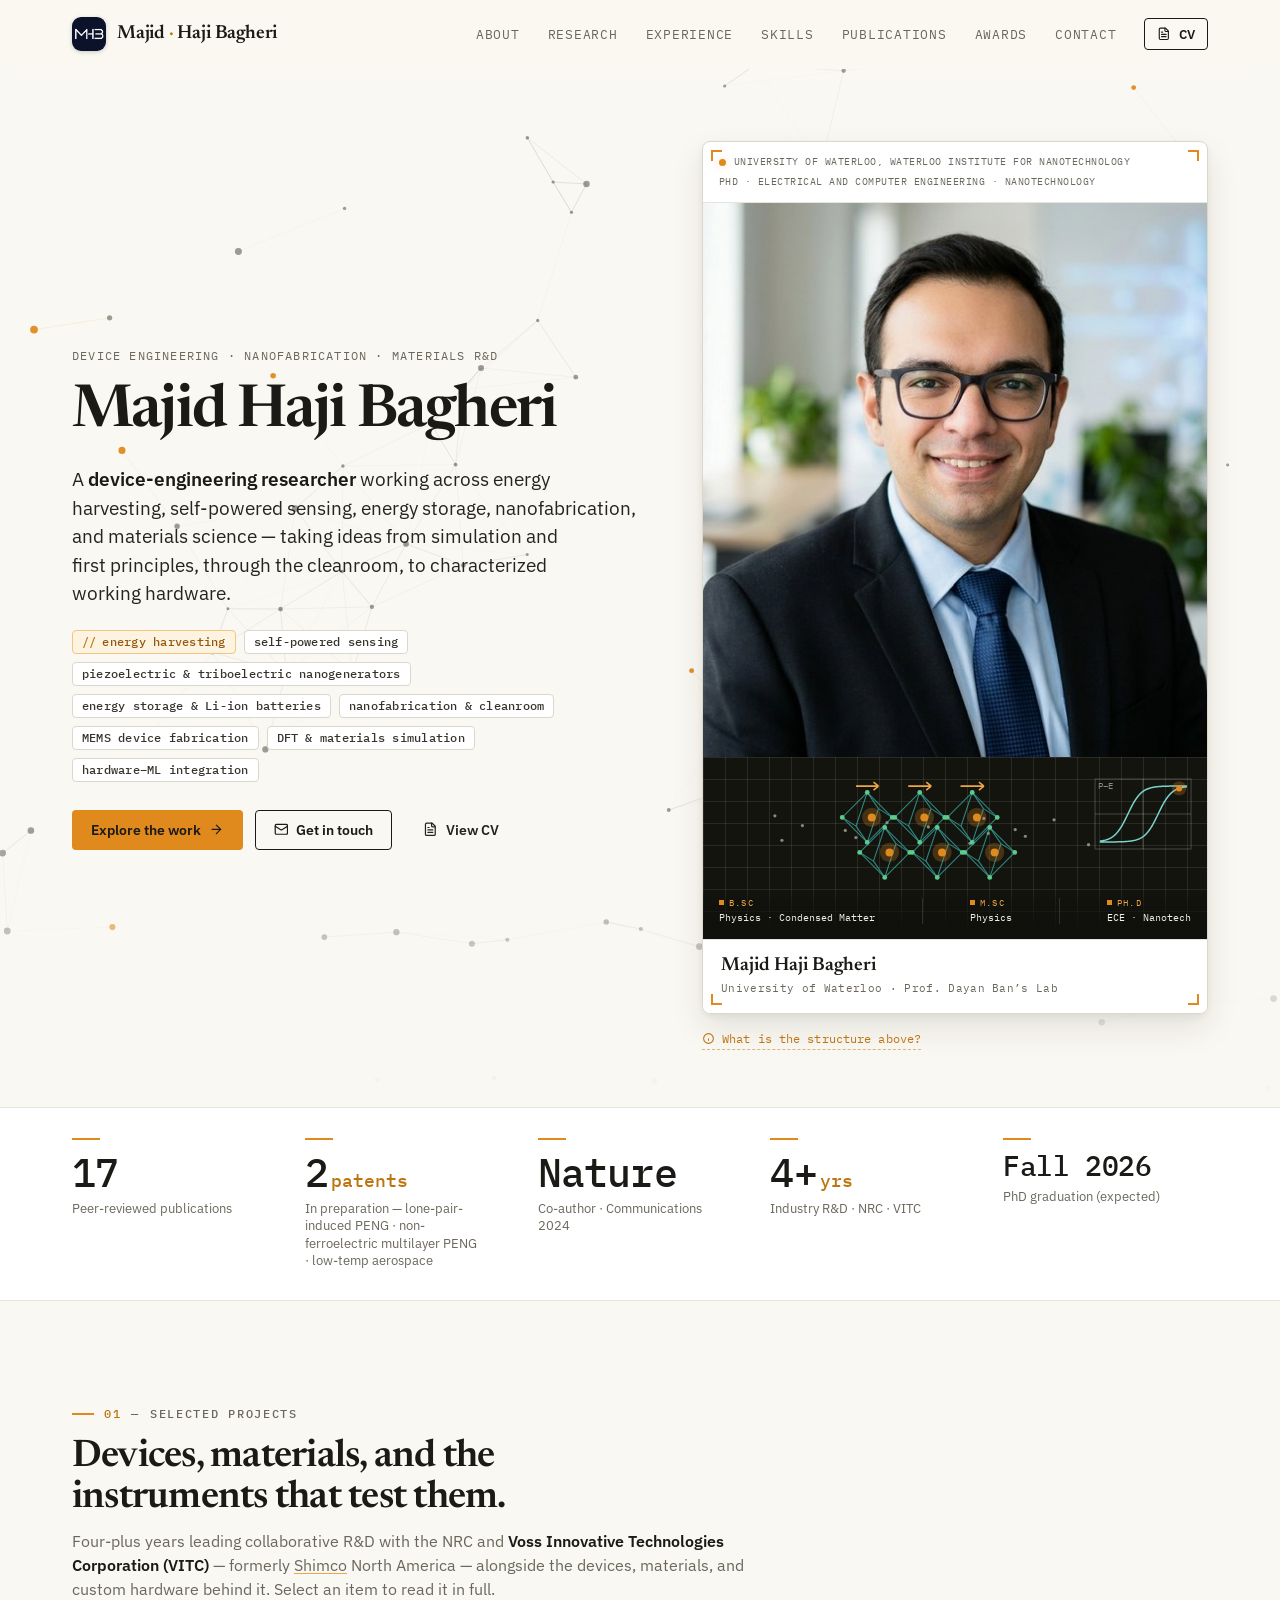
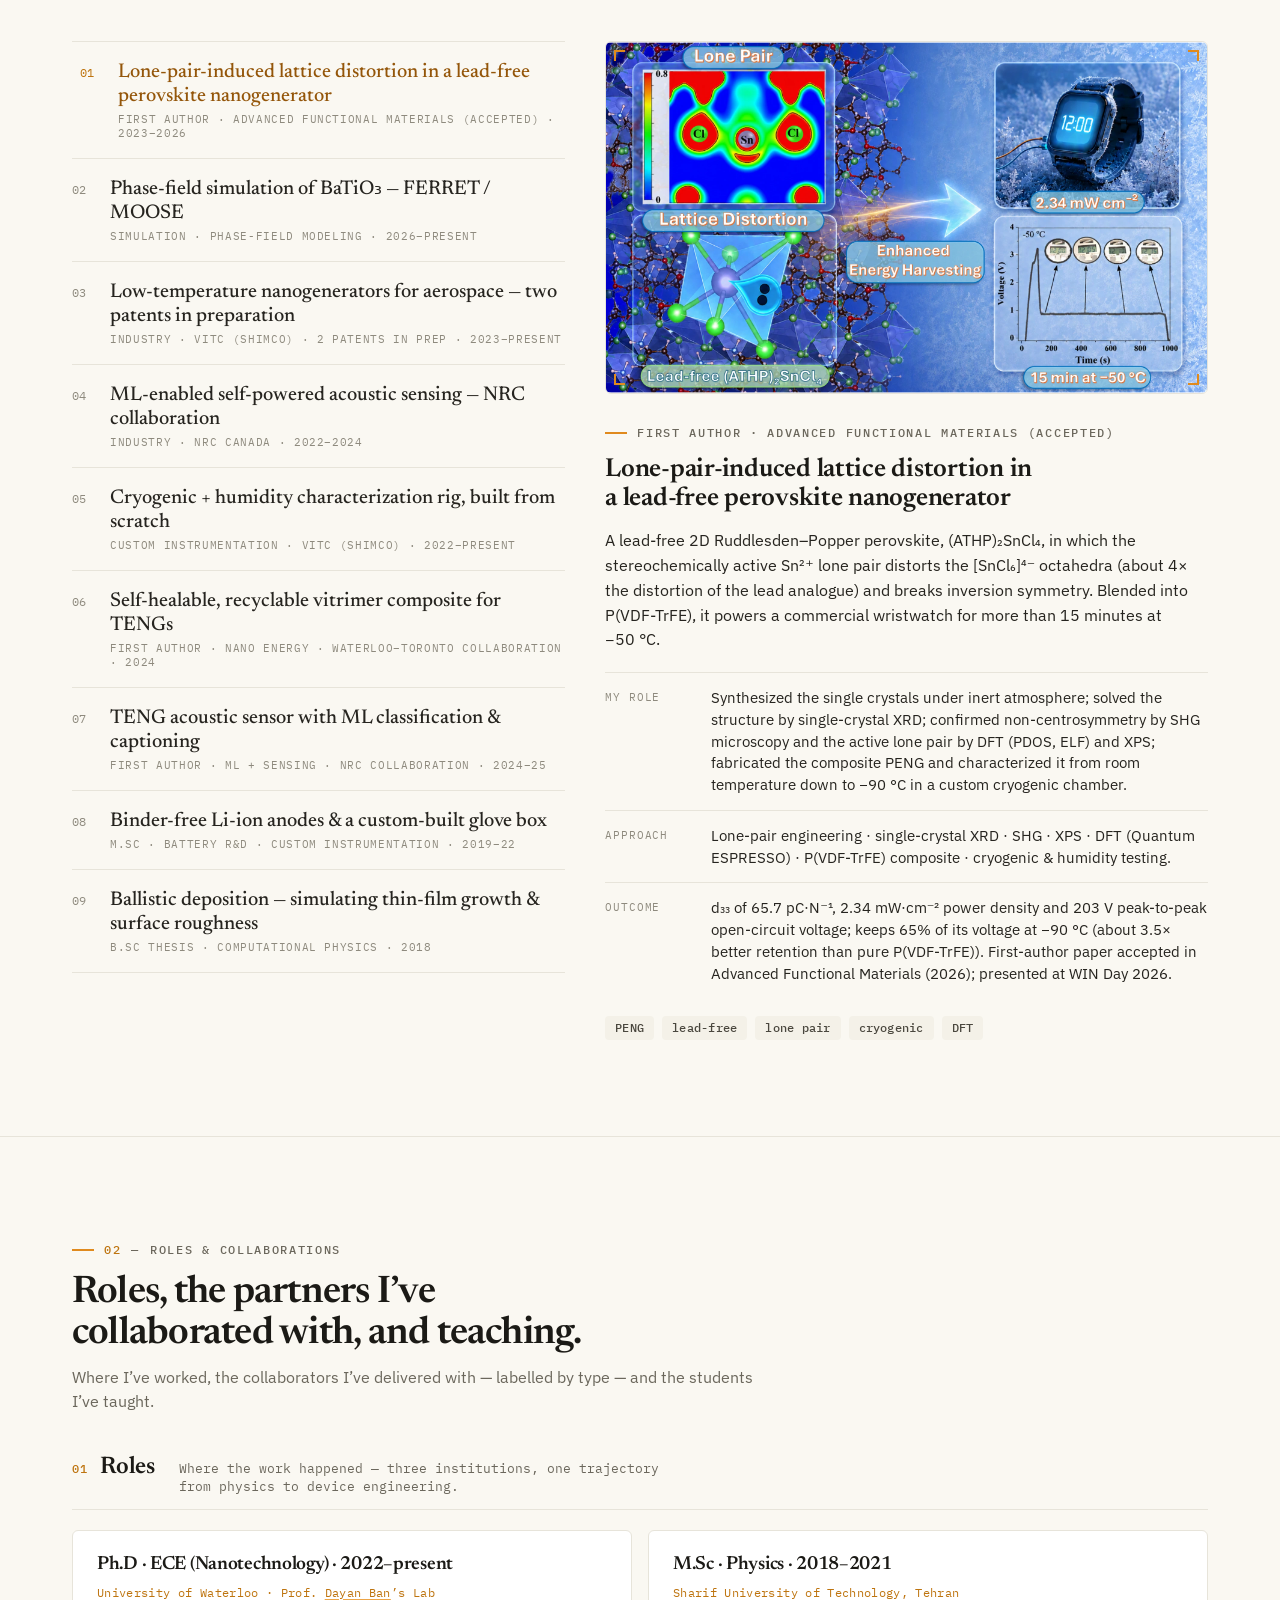
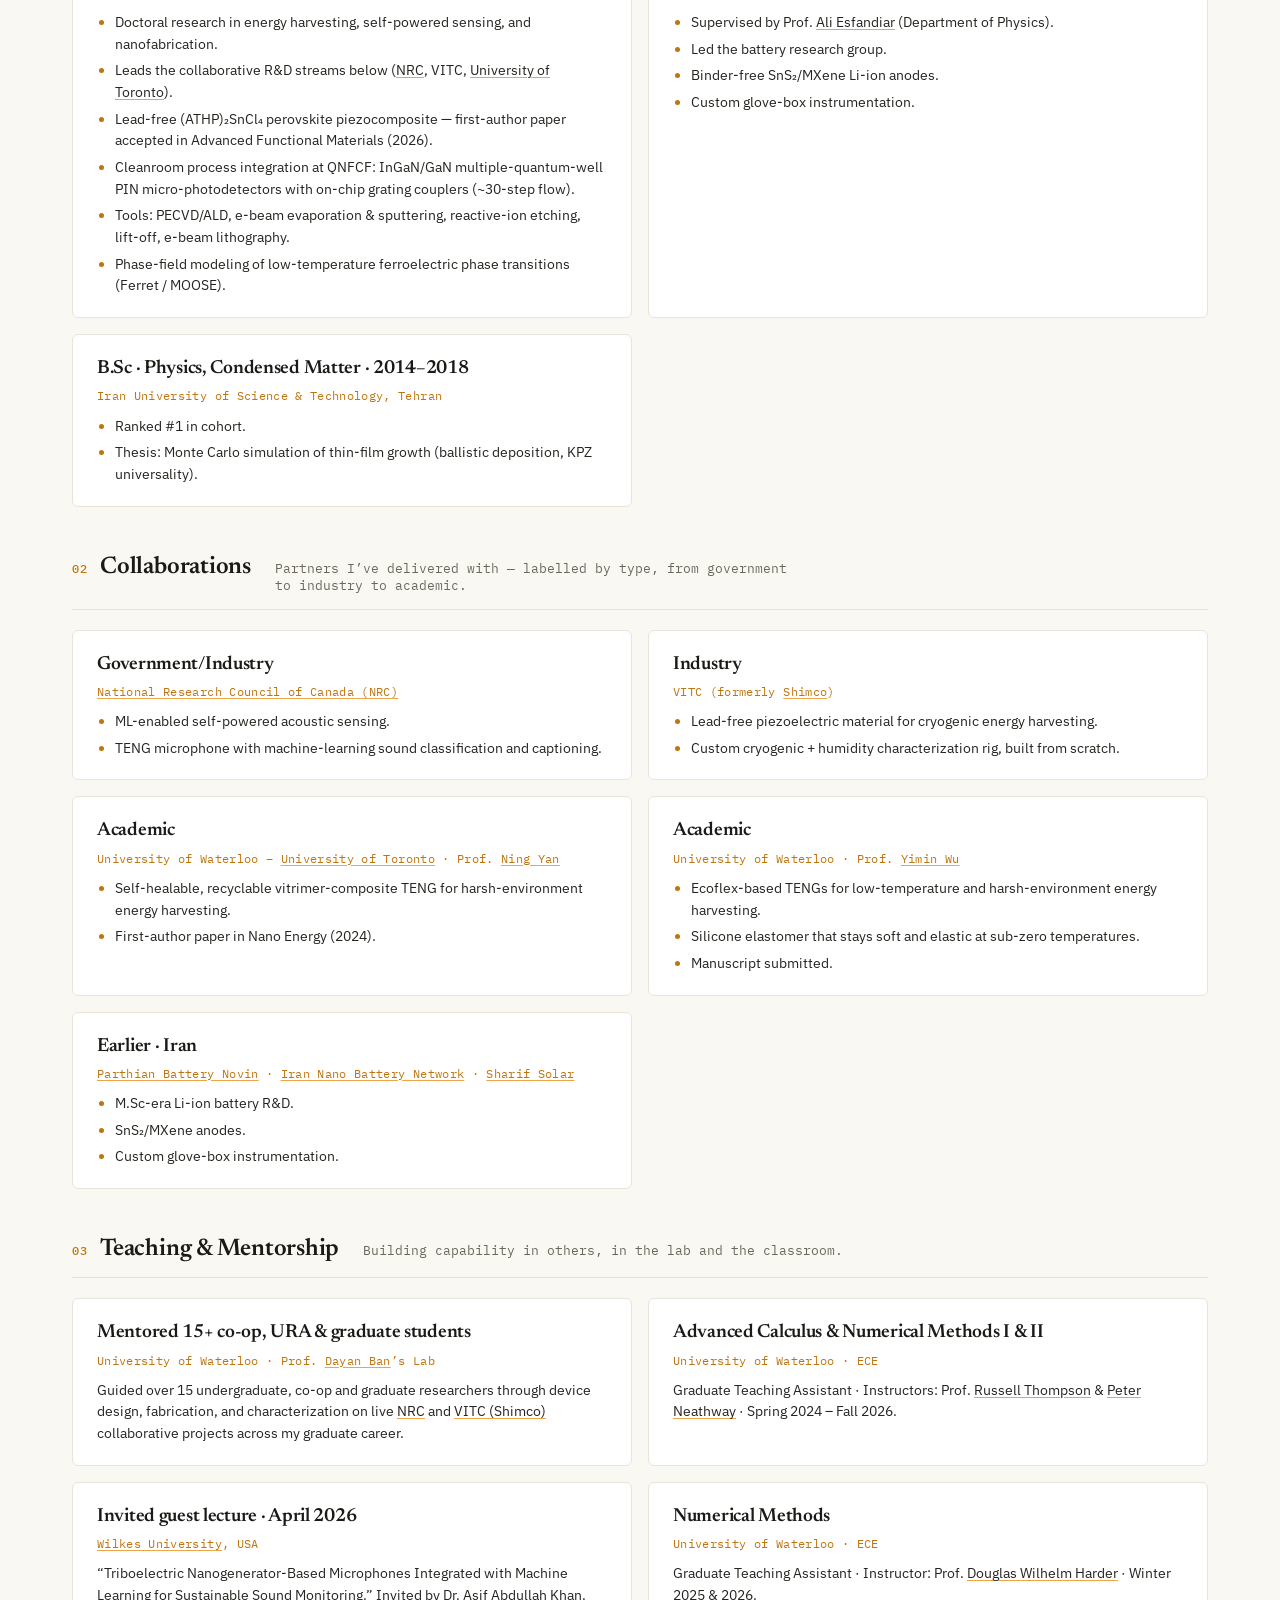
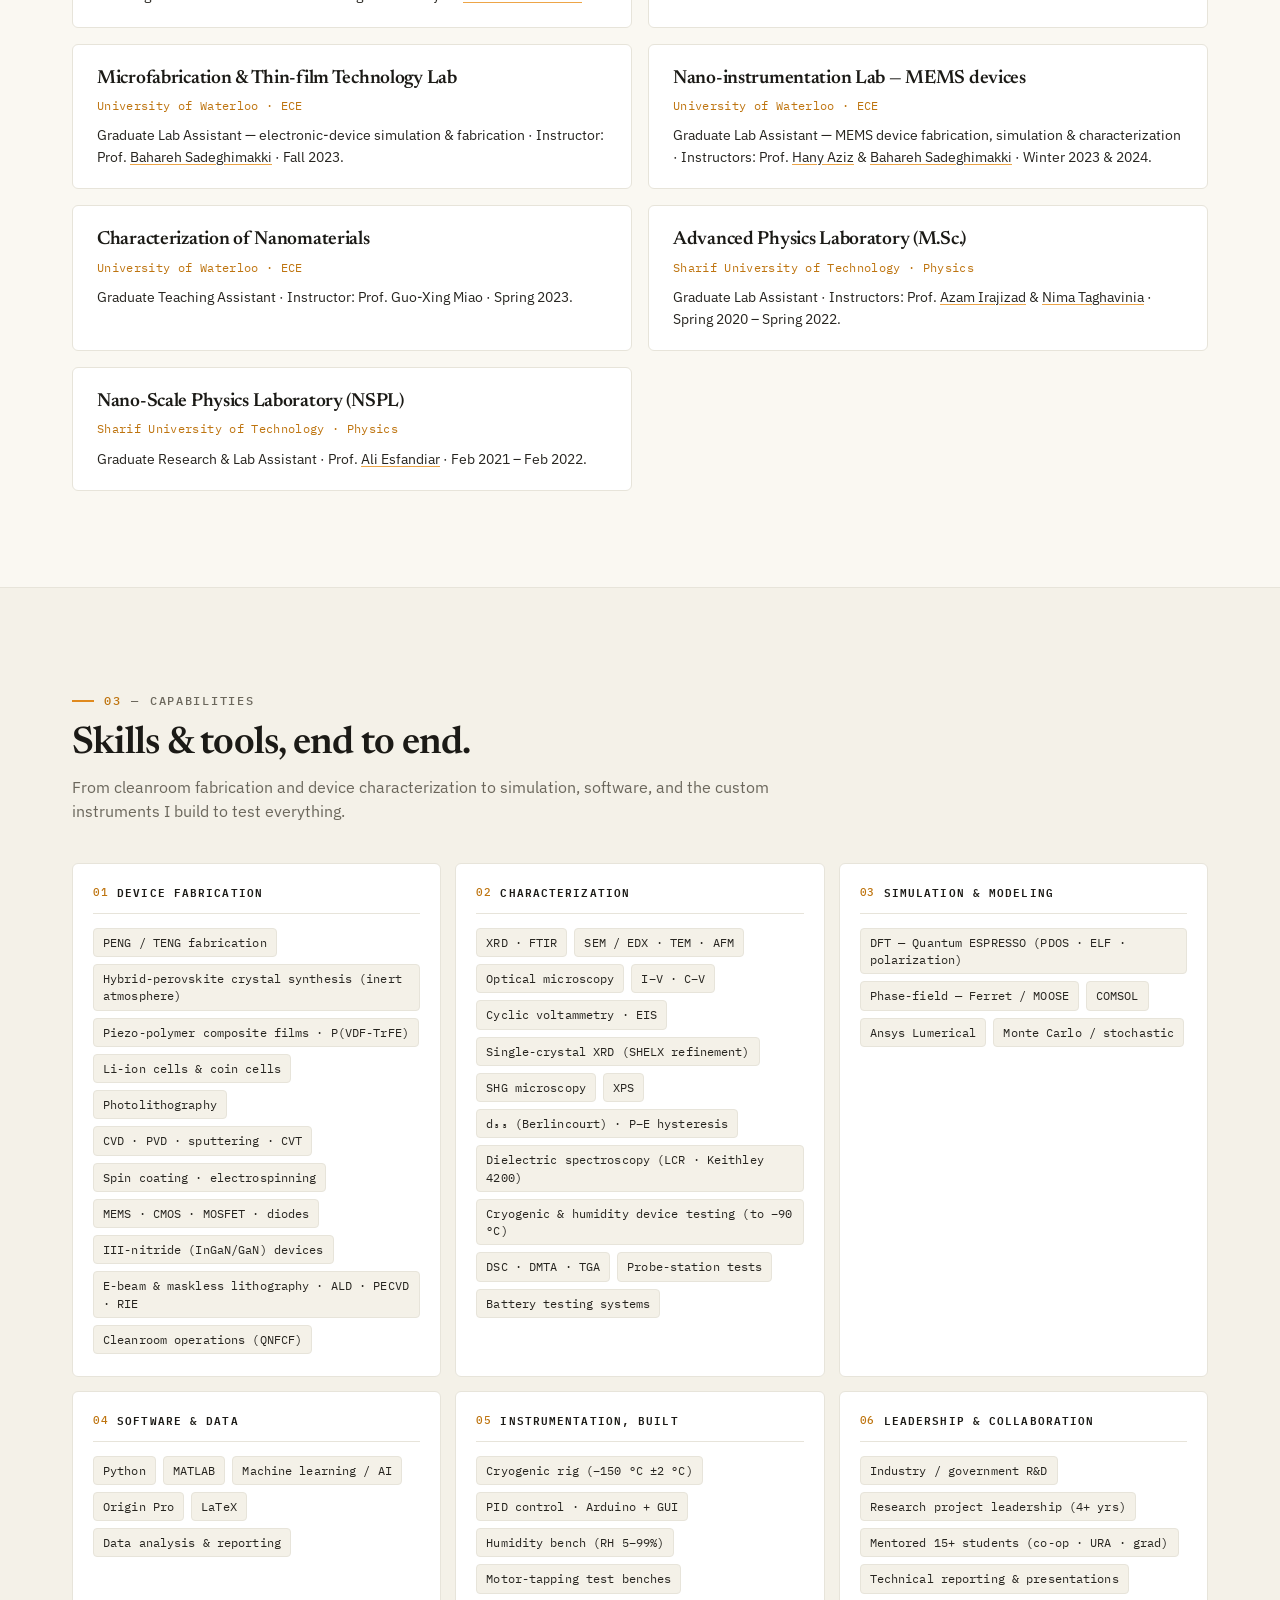
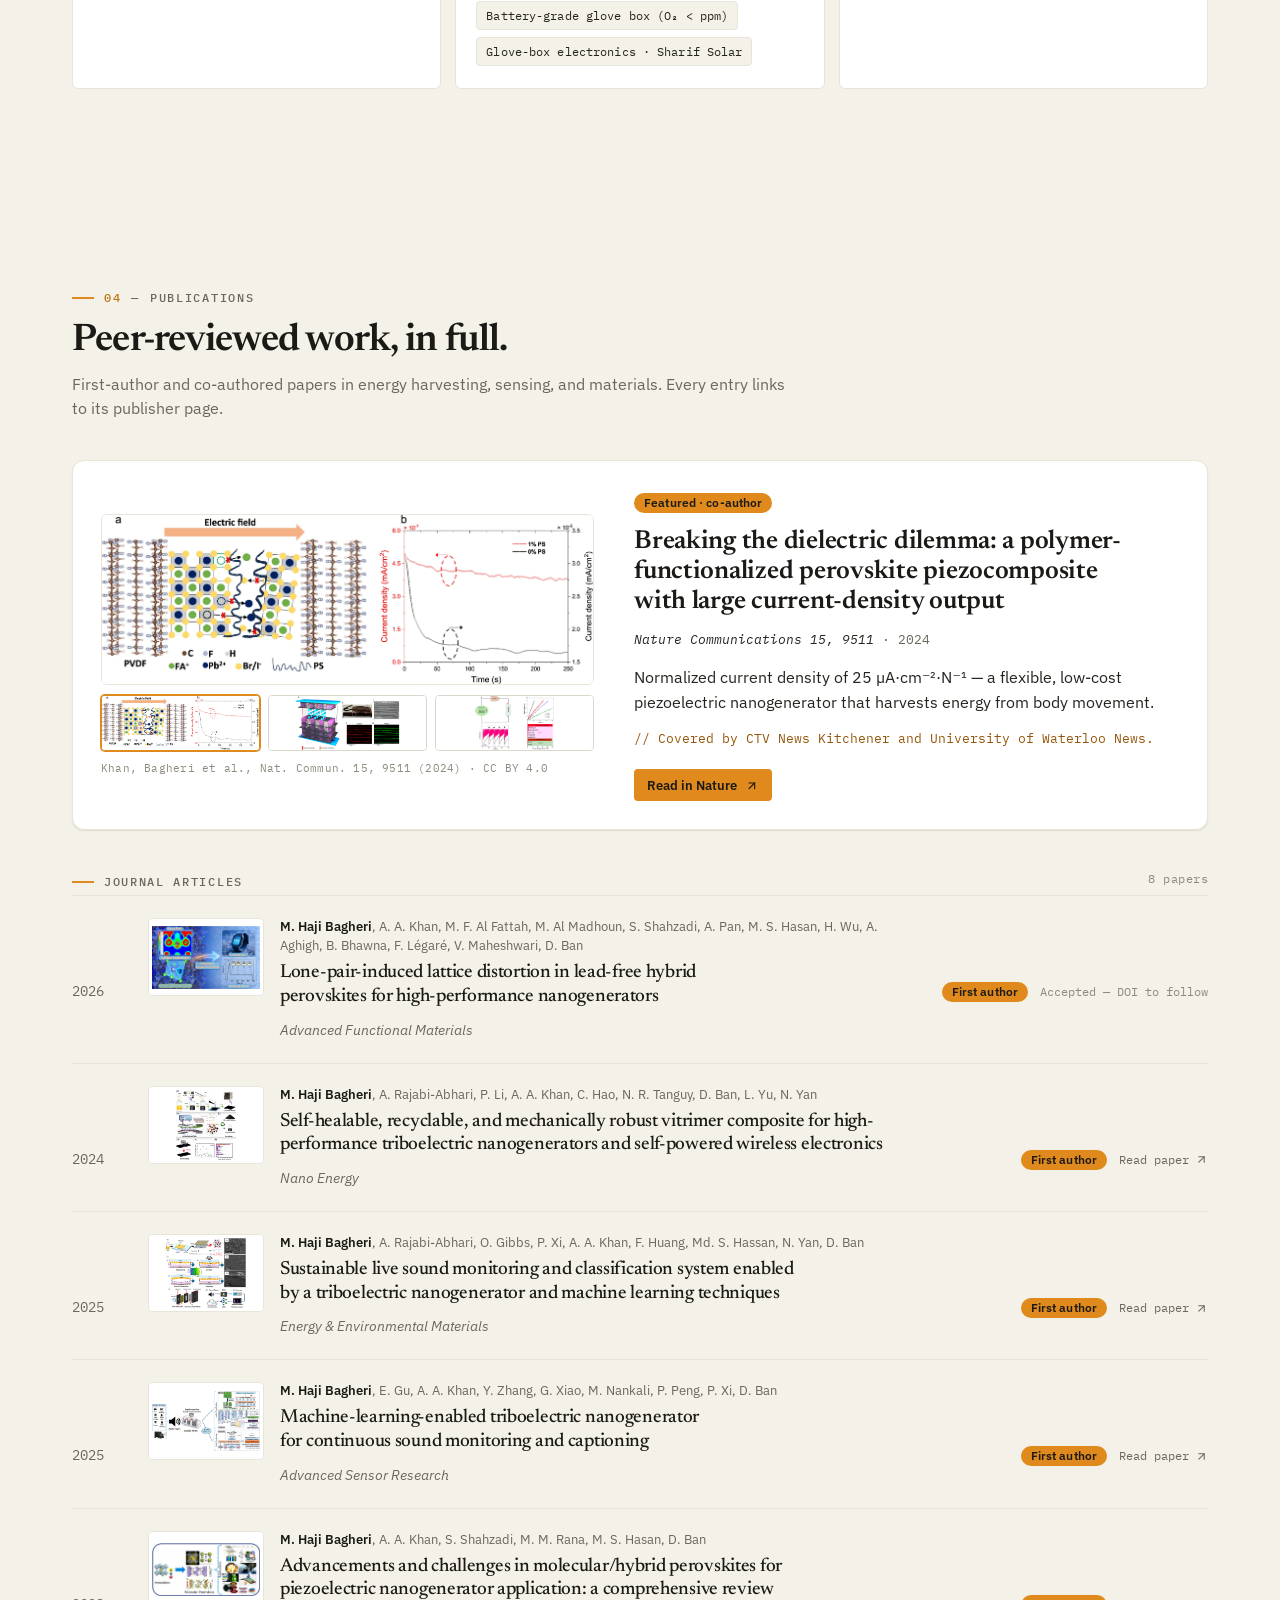
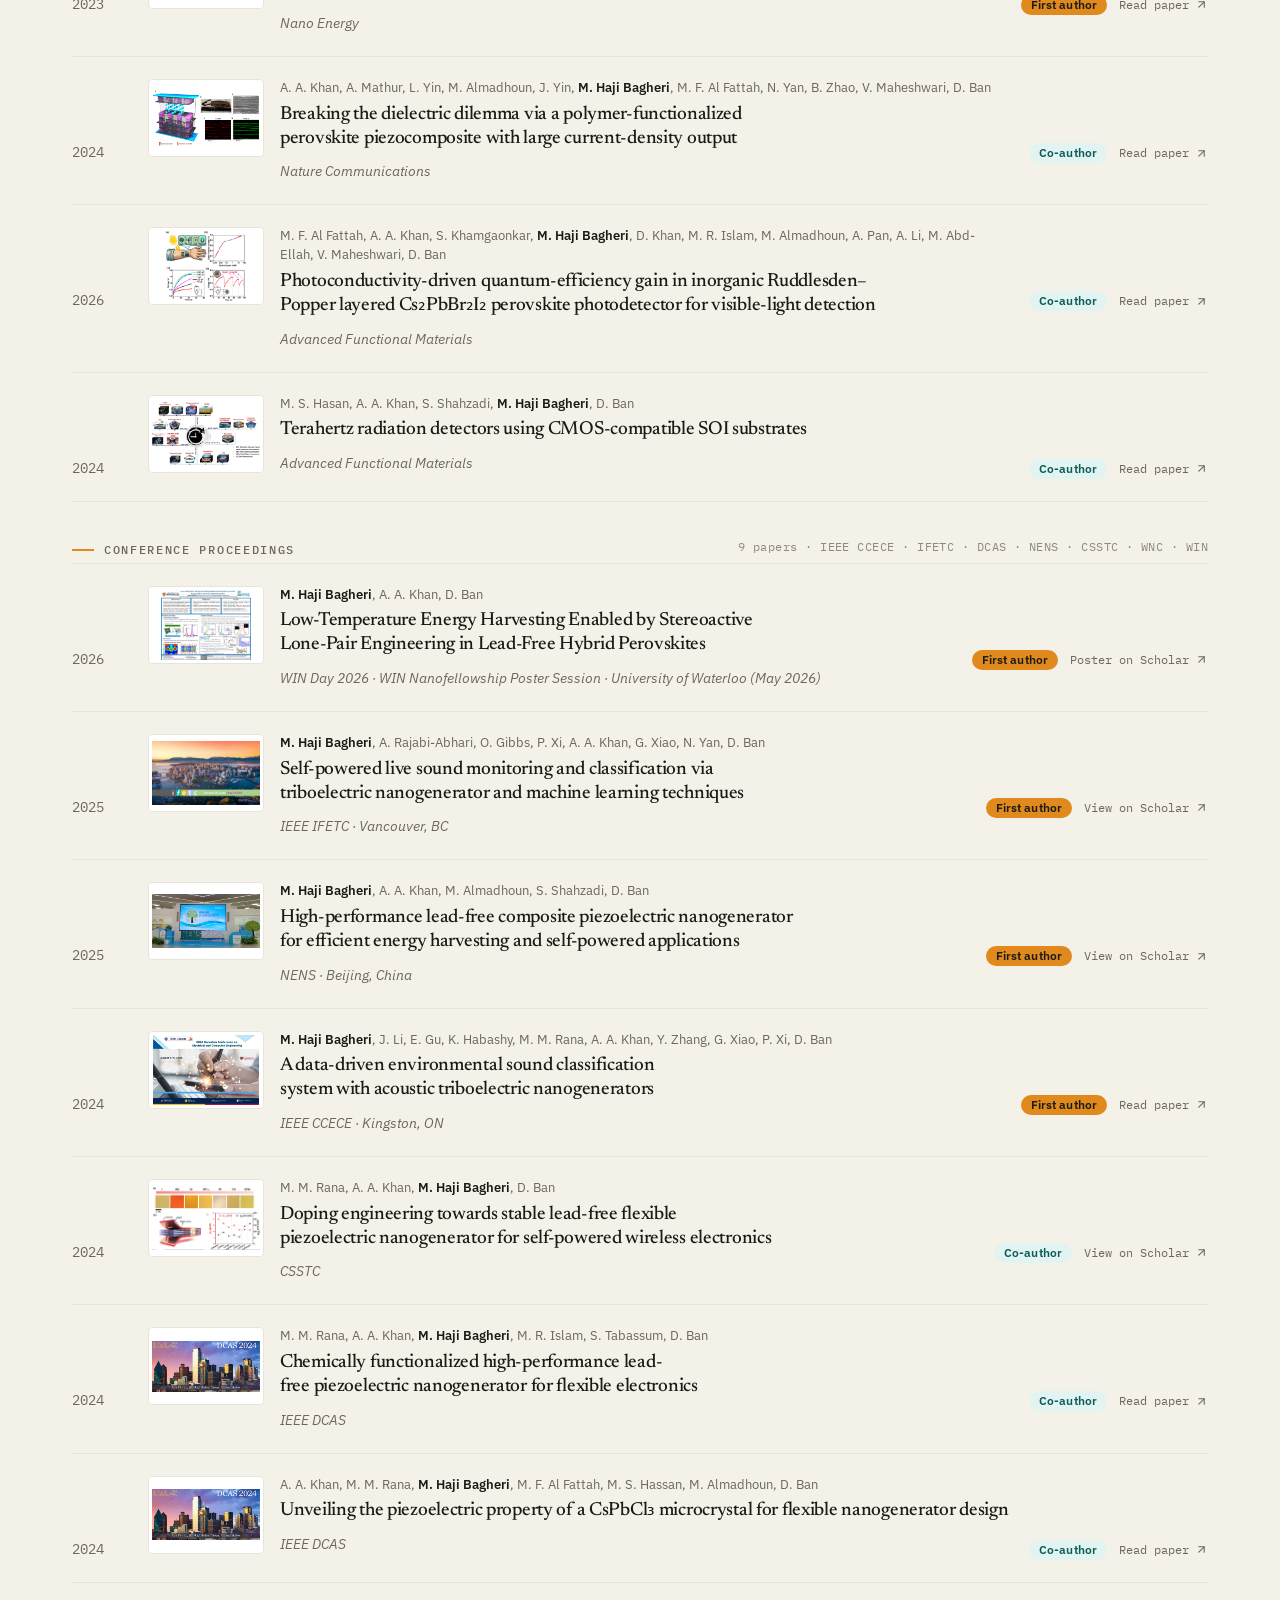
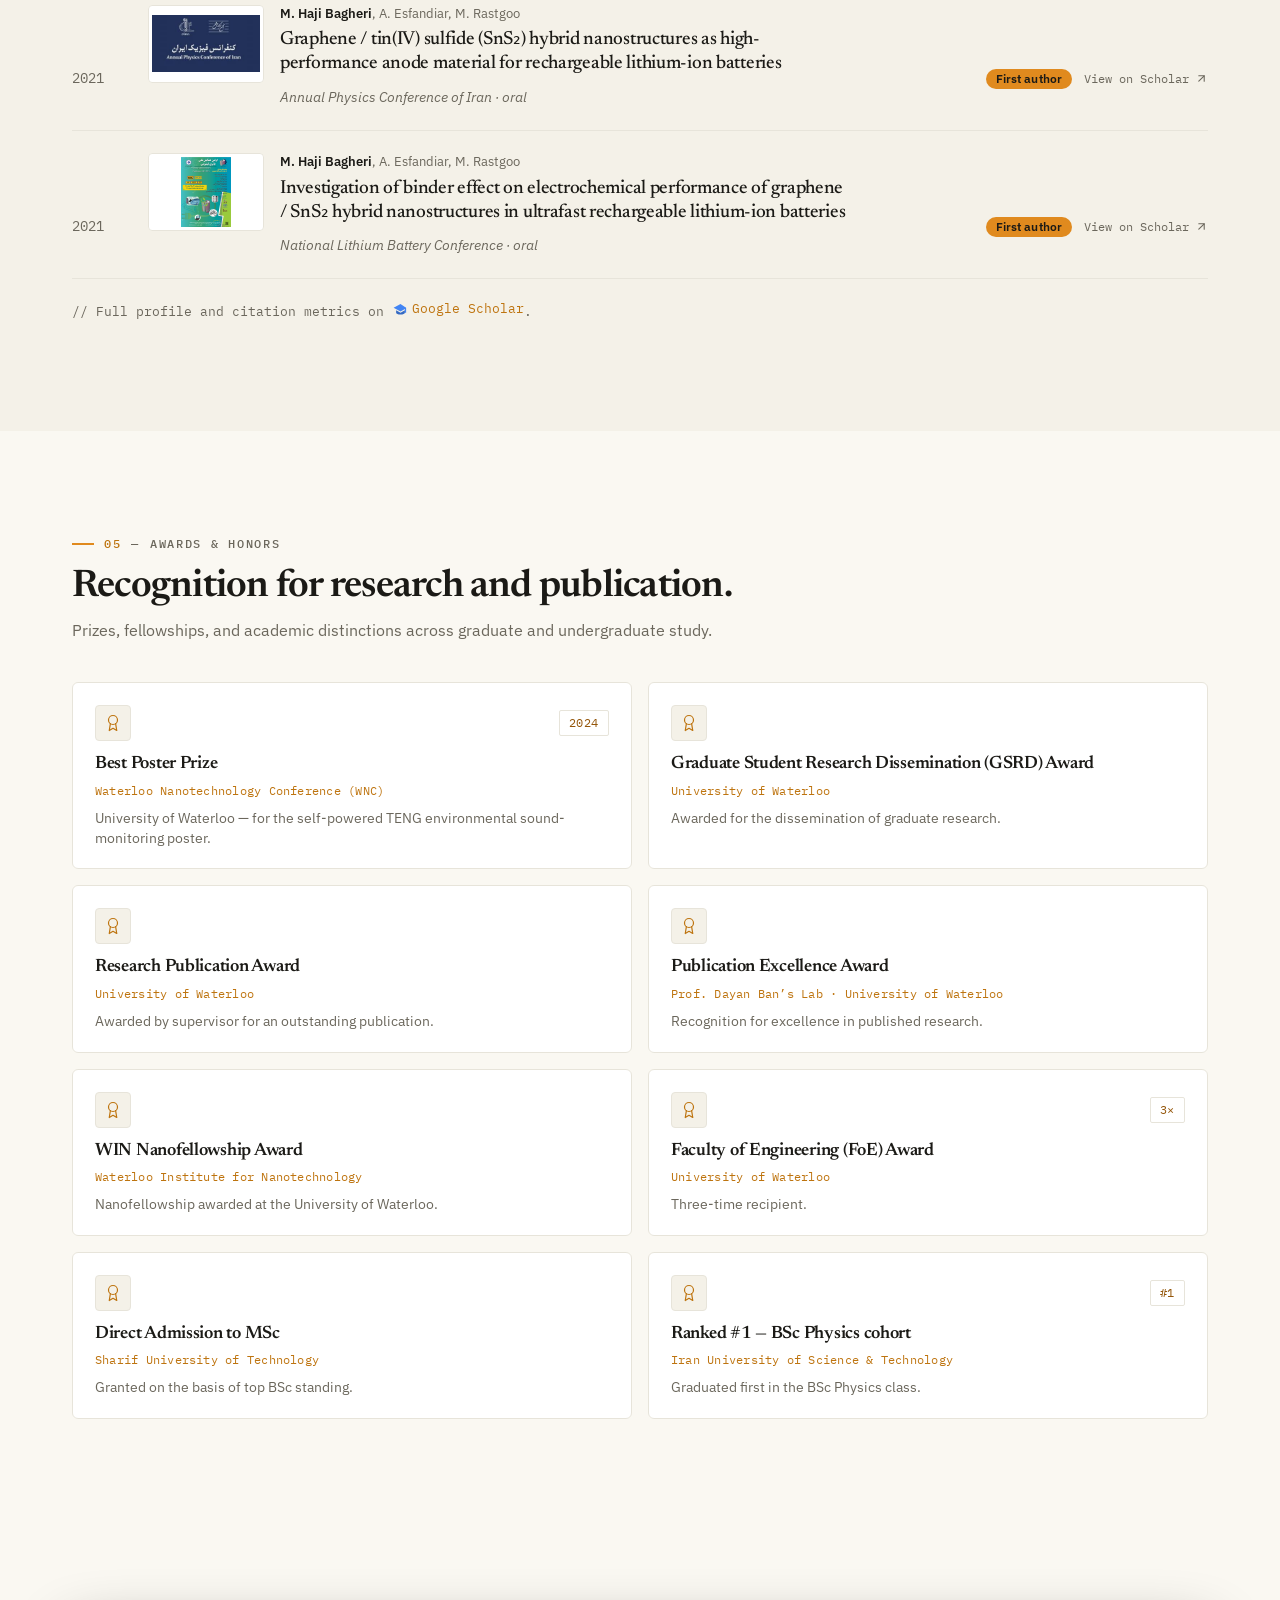
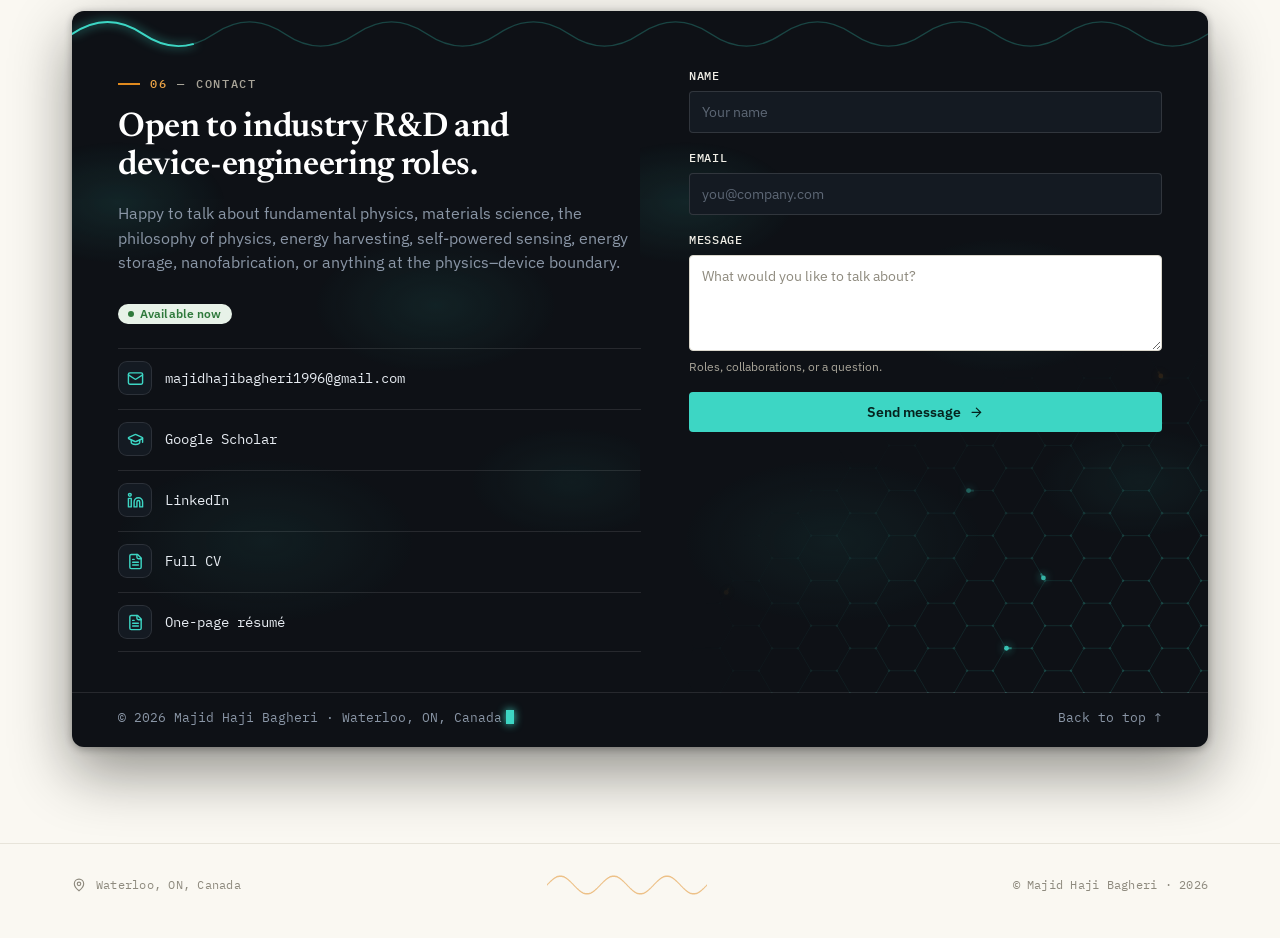
<file: index.html>
<!DOCTYPE html>
<html lang="en">
<head>
<meta charset="utf-8">
<link rel="canonical" href="https://www.majidhajibagheri.com/">
<meta name="viewport" content="width=device-width, initial-scale=1, viewport-fit=cover">
<title>Majid Haji Bagheri — Research Portfolio</title>
<meta name="description" content="Majid Haji Bagheri — device-engineering researcher in energy harvesting, self-powered sensing, energy storage and nanofabrication.">
<link rel="icon" type="image/png" sizes="96x96" href="/assets/favicon-96.png?v=4">
<link rel="icon" type="image/png" sizes="48x48" href="/assets/favicon-48.png?v=4">
<link rel="icon" type="image/png" sizes="32x32" href="/favicon.png?v=4">
<link rel="shortcut icon" href="/favicon.png?v=4">
<link rel="apple-touch-icon" sizes="180x180" href="assets/apple-touch-icon.png?v=3">
<link rel="manifest" href="site.webmanifest">
<meta name="theme-color" content="#0b1229">
<meta property="og:type" content="website">
<meta property="og:title" content="Majid Haji Bagheri — Research Portfolio">
<meta property="og:description" content="Device-engineering researcher in energy harvesting, self-powered sensing, energy storage and nanofabrication.">
<meta property="og:image" content="assets/mhb-logo.png?v=3">
<meta property="og:url" content="https://www.majidhajibagheri.com/">
<meta name="twitter:card" content="summary">
<meta name="twitter:image" content="assets/mhb-logo.png?v=3">
<link rel="preconnect" href="https://fonts.googleapis.com">
<link rel="preconnect" href="https://fonts.gstatic.com" crossorigin>
<link href="https://fonts.googleapis.com/css2?family=Newsreader:ital,wght@0,400;0,500;0,600;0,700;1,400;1,500&family=IBM+Plex+Sans:wght@400;500;600;700&family=IBM+Plex+Mono:wght@400;500;600&display=swap" rel="stylesheet">
<style>

/* tokens/colors.css */
/* ============================================================
   COLORS — Bagheri Research
   Warm paper + warm near-black ink + a single signal-amber
   energy accent, a deep instrument-panel dark, and a cyan
   trace color for data. Base values first, semantic aliases last.
   ============================================================ */

:root {
  /* ---- Ink scale (warm near-black → light) ---- */
  --ink-900: #1B1A16;  /* primary text */
  --ink-800: #26241F;
  --ink-700: #35332C;
  --ink-600: #4A473E;
  --ink-500: #6B675C;  /* muted text */
  --ink-400: #8E8A7E;  /* faint text */
  --ink-300: #ABA89D;
  --ink-200: #CBC8BE;
  --ink-150: #DAD7CC;  /* strong hairline */
  --ink-100: #E7E4DA;  /* hairline border */
  --ink-50:  #F1EFE7;  /* subtle fill */

  /* ---- Paper (warm off-white surfaces) ---- */
  --paper-0: #FFFFFF;  /* cards */
  --paper-1: #FAF8F2;  /* page background */
  --paper-2: #F4F1E8;  /* sunken surface */
  --paper-3: #EBE7DB;  /* wells / tertiary */

  /* ---- Instrument panel (dark surfaces) ---- */
  --panel-900: #14140F; /* deepest, slightly warm black */
  --panel-800: #1C1B15;
  --panel-700: #26251D;
  --panel-600: #34322A;
  --panel-line: rgba(241, 239, 231, 0.10); /* grid lines on dark */

  /* ---- Signal amber (energy / voltage accent) ---- */
  --signal-700: #94560A;
  --signal-600: #BE740F;
  --signal-500: #E08A1E;  /* PRIMARY accent */
  --signal-400: #EDA547;
  --signal-300: #F5C580;
  --signal-200: #FBE3BB;
  --signal-100: #FDF3E1;
  --signal-glow: rgba(224, 138, 30, 0.28); /* amber glow on dark */

  /* ---- Trace cyan (secondary instrument trace / info) ---- */
  --trace-700: #0E5C57;
  --trace-600: #157E78;
  --trace-500: #1F968F;
  --trace-400: #3CB7AF;
  --trace-300: #7BD2CC;
  --trace-100: #E2F4F2;

  /* ---- Semantic status ---- */
  --success-600: #2F7A3C;
  --success-500: #3F8A4B;
  --success-100: #E7F2E8;
  --danger-600:  #A83D26;
  --danger-500:  #C0492F;
  --danger-100:  #F8E7E2;
  --warning-500: var(--signal-500);
  --warning-100: var(--signal-100);
  --info-500:    var(--trace-500);
  --info-100:    var(--trace-100);

  /* ============================================================
     SEMANTIC ALIASES — use these in components
     ============================================================ */

  /* Text */
  --text-strong:        var(--ink-900);
  --text-body:          var(--ink-800);
  --text-muted:         var(--ink-500);
  --text-faint:         var(--ink-400);
  --text-accent:        var(--signal-600);
  --text-link:          var(--ink-900);
  --text-link-hover:    var(--signal-600);
  --text-on-dark:       #F1EFE7;
  --text-on-dark-muted: #A9A599;
  --text-on-accent:     #1B1A16;

  /* Surfaces */
  --surface-page:    var(--paper-1);
  --surface-card:    var(--paper-0);
  --surface-sunken:  var(--paper-2);
  --surface-well:    var(--paper-3);
  --surface-panel:   var(--panel-900);
  --surface-panel-2: var(--panel-800);

  /* Borders */
  --border-hairline: var(--ink-100);
  --border-strong:   var(--ink-150);
  --border-bold:     var(--ink-300);
  --border-ink:      var(--ink-900);
  --border-on-dark:  rgba(241, 239, 231, 0.14);

  /* Accent */
  --accent:        var(--signal-500);
  --accent-hover:  var(--signal-600);
  --accent-press:  var(--signal-700);
  --accent-soft:   var(--signal-100);
  --accent-text:   var(--signal-600);

  /* Focus */
  --focus-ring:   var(--signal-400);
  --focus-shadow: 0 0 0 3px rgba(224, 138, 30, 0.30);

  /* Grid motif (light) */
  --grid-line:        rgba(27, 26, 22, 0.055);
  --grid-line-strong: rgba(27, 26, 22, 0.10);
}

/* tokens/typography.css */
/* ============================================================
   TYPOGRAPHY — Bagheri Research
   Three voices:
     serif (Newsreader)   — the physicist / editorial headlines
     sans  (IBM Plex Sans) — the device engineer / body & UI
     mono  (IBM Plex Mono) — the instrument / data labels & readouts
   ============================================================ */

:root {
  /* Families */
  --font-serif: 'Newsreader', Georgia, 'Times New Roman', serif;
  --font-sans:  'IBM Plex Sans', system-ui, -apple-system, Segoe UI, sans-serif;
  --font-mono:  'IBM Plex Mono', ui-monospace, 'SFMono-Regular', Menlo, monospace;

  /* Type scale (rem on a 16px root) */
  --text-display: 4.5rem;   /* 72 — hero */
  --text-h1:      3rem;     /* 48 */
  --text-h2:      2.25rem;  /* 36 */
  --text-h3:      1.5rem;   /* 24 */
  --text-h4:      1.25rem;  /* 20 */
  --text-lg:      1.125rem; /* 18 — lead body */
  --text-base:    1rem;     /* 16 — body */
  --text-sm:      0.875rem; /* 14 */
  --text-xs:      0.75rem;  /* 12 */
  --text-2xs:     0.6875rem;/* 11 — mono micro-labels */

  /* Weights */
  --weight-regular:  400;
  --weight-medium:   500;
  --weight-semibold: 600;
  --weight-bold:     700;

  /* Line heights */
  --lh-tight:   1.04; /* @kind other */
  --lh-snug:    1.18; /* @kind other */
  --lh-normal:  1.5; /* @kind other */
  --lh-relaxed: 1.65; /* @kind other */

  /* Letter spacing */
  --tracking-tighter: -0.03em;
  --tracking-tight:   -0.015em;
  --tracking-normal:  0;
  --tracking-wide:    0.04em;
  --tracking-label:   0.14em;  /* uppercase mono kickers */

  /* ---- Semantic role tokens ---- */
  --font-display: var(--font-serif);  /* headlines */
  --font-body:    var(--font-sans);   /* paragraphs, UI */
  --font-data:    var(--font-mono);   /* labels, stats, code */
}

/* tokens/spacing.css */
/* ============================================================
   SPACING & LAYOUT — Bagheri Research
   4px base grid. Tight, engineered rhythm.
   ============================================================ */

:root {
  --space-0:  0;
  --space-1:  4px;
  --space-2:  8px;
  --space-3:  12px;
  --space-4:  16px;
  --space-5:  20px;
  --space-6:  24px;
  --space-7:  28px;
  --space-8:  32px;
  --space-10: 40px;
  --space-12: 48px;
  --space-14: 56px;
  --space-16: 64px;
  --space-20: 80px;
  --space-24: 96px;
  --space-32: 128px;
  --space-40: 160px;

  /* Layout */
  --container-max:  1200px;
  --container-prose: 720px;
  --gutter:         24px;
  --gutter-lg:      48px;

  /* Section rhythm */
  --section-y:    var(--space-24);
  --section-y-sm: var(--space-16);
}

/* tokens/elevation.css */
/* ============================================================
   ELEVATION — Bagheri Research
   Radii, border weights, and shadows.
   Instrument feel: sharp corners, crisp hairline borders,
   restrained low-spread shadows (paper on a desk).
   ============================================================ */

:root {
  /* Radii — small and precise */
  --radius-0:    0;
  --radius-1:    2px;
  --radius-2:    4px;   /* default control radius */
  --radius-3:    6px;
  --radius-4:    8px;   /* cards */
  --radius-5:    12px;  /* large surfaces */
  --radius-pill: 999px;

  /* Border weights */
  --bw-1: 1px;
  --bw-2: 2px;

  /* Shadows (warm-tinted, low spread) */
  --shadow-xs: 0 1px 1px rgba(27, 26, 22, 0.05);
  --shadow-sm: 0 1px 2px rgba(27, 26, 22, 0.06), 0 1px 1px rgba(27, 26, 22, 0.04);
  --shadow-md: 0 4px 10px rgba(27, 26, 22, 0.07), 0 1px 2px rgba(27, 26, 22, 0.05);
  --shadow-lg: 0 14px 32px rgba(27, 26, 22, 0.10), 0 3px 8px rgba(27, 26, 22, 0.06);
  --shadow-xl: 0 28px 60px rgba(27, 26, 22, 0.16), 0 6px 16px rgba(27, 26, 22, 0.08);

  /* Dark / instrument-panel shadow (with faint amber lift) */
  --shadow-panel: 0 24px 60px rgba(10, 10, 7, 0.45), 0 2px 8px rgba(10, 10, 7, 0.30);

  /* Inset / sunken */
  --shadow-inset: inset 0 1px 2px rgba(27, 26, 22, 0.08);
}

/* tokens/motion.css */
/* ============================================================
   MOTION — Bagheri Research
   Crisp, measured easing. No bounce. Signal-like settle.
   ============================================================ */

:root {
  --ease-out:    cubic-bezier(0.22, 0.61, 0.20, 1); /* @kind other */
  --ease-in-out: cubic-bezier(0.65, 0, 0.35, 1); /* @kind other */
  --ease-signal: cubic-bezier(0.16, 1, 0.30, 1); /* @kind other */

  --dur-instant: 80ms; /* @kind other */
  --dur-fast:    140ms; /* @kind other */
  --dur-base:    220ms; /* @kind other */
  --dur-slow:    360ms; /* @kind other */
  --dur-trace:   1100ms; /* @kind other */
}

@media (prefers-reduced-motion: reduce) {
  :root {
    --dur-instant: 0ms; /* @kind other */
    --dur-fast: 0ms; /* @kind other */
    --dur-base: 0ms; /* @kind other */
    --dur-slow: 0ms; /* @kind other */
    --dur-trace: 0ms; /* @kind other */
  }
}

/* tokens/base.css */
/* ============================================================
   BASE — Bagheri Research
   Light element resets + defaults so consumers inherit the
   brand voice. Scoped to sensible defaults; no utility classes.
   ============================================================ */

*, *::before, *::after { box-sizing: border-box; }

html { -webkit-text-size-adjust: 100%; }

body {
  margin: 0;
  background: var(--surface-page);
  color: var(--text-body);
  font-family: var(--font-body);
  font-size: var(--text-base);
  line-height: var(--lh-normal);
  -webkit-font-smoothing: antialiased;
  text-rendering: optimizeLegibility;
}

h1, h2, h3, h4 {
  font-family: var(--font-display);
  color: var(--text-strong);
  font-weight: var(--weight-semibold);
  line-height: var(--lh-snug);
  letter-spacing: var(--tracking-tight);
  margin: 0 0 0.5em;
  text-wrap: balance;
}

h1 { font-size: var(--text-h1); line-height: var(--lh-tight); }
h2 { font-size: var(--text-h2); }
h3 { font-size: var(--text-h3); }
h4 { font-size: var(--text-h4); }

p { margin: 0 0 1em; text-wrap: pretty; }

a {
  color: var(--text-link);
  text-decoration: underline;
  text-decoration-thickness: 1px;
  text-underline-offset: 2px;
  text-decoration-color: var(--ink-200);
  transition: color var(--dur-fast) var(--ease-out),
              text-decoration-color var(--dur-fast) var(--ease-out);
}
a:hover { color: var(--text-link-hover); text-decoration-color: var(--signal-400); }

code, kbd, samp { font-family: var(--font-data); font-size: 0.92em; }

::selection { background: var(--signal-200); color: var(--ink-900); }

:focus-visible {
  outline: 2px solid var(--focus-ring);
  outline-offset: 2px;
}

hr {
  border: 0;
  border-top: var(--bw-1) solid var(--border-hairline);
  margin: var(--space-8) 0;
}

small { font-size: var(--text-sm); }
strong, b { font-weight: var(--weight-semibold); }

/* site.css */
/* ============================================================
   Website UI kit — layout + interaction styles.
   Primitives come from the design system; this file is
   composition only (grids, sections, hover states).
   ============================================================ */

.site { background: var(--surface-page); color: var(--text-body); min-height: 100%; }
.wrap { max-width: var(--container-max); margin: 0 auto; padding: 0 32px; }

html { scroll-behavior: smooth; }
@media (prefers-reduced-motion: reduce) { html { scroll-behavior: auto; } }
section[id] { scroll-margin-top: 84px; }
/* ---- Nav ---- */
.nav { position: sticky; top: 0; z-index: 50; background: color-mix(in oklab, var(--surface-page) 86%, transparent);
  backdrop-filter: saturate(1.2) blur(10px); border-bottom: 1px solid transparent; transition: border-color var(--dur-base) var(--ease-out), background var(--dur-base) var(--ease-out); }
.nav[data-scrolled="true"] { border-bottom-color: var(--border-hairline); background: color-mix(in oklab, var(--surface-page) 94%, transparent); }
.nav__inner { display: flex; align-items: center; justify-content: space-between; height: 68px; }
.wordmark { display: inline-flex; align-items: center; gap: 11px; font-family: var(--font-serif); font-size: 19px; font-weight: 600; letter-spacing: -0.01em; color: var(--text-strong); text-decoration: none; }
.wordmark__logo { width: 34px; height: 34px; flex: none; display: block; border-radius: 9px; box-shadow: 0 1px 4px rgba(0,0,0,0.20); }
.wordmark b { color: var(--signal-600); font-weight: 600; }
.nav__links { display: flex; align-items: center; gap: 28px; }
.nav__link { font-family: var(--font-mono); font-size: 12.5px; letter-spacing: 0.06em; text-transform: uppercase;
  color: var(--text-muted); text-decoration: none; transition: color var(--dur-fast) var(--ease-out); position: relative; padding: 4px 0; }
.nav__link:hover { color: var(--text-strong); }
.nav__link::after { content: ""; position: absolute; left: 0; bottom: -2px; width: 0; height: 2px; background: var(--signal-500); transition: width var(--dur-base) var(--ease-out); }
.nav__link:hover::after { width: 100%; }
.nav__burger { display: none; }
.nav__mobile { display: none; }
@media (max-width: 900px) {
  .nav__links .nav__link { display: none; }
  .nav__links { gap: 12px; }
  .wordmark { font-size: 16px; gap: 9px; min-width: 0; }
  .wordmark span { white-space: nowrap; }
  .wordmark__logo { width: 30px; height: 30px; }
  .nav__burger { display: inline-flex; flex-direction: column; align-items: center; justify-content: center; gap: 5px;
    width: 40px; height: 40px; flex: none; padding: 0; border: 0; background: none; cursor: pointer; }
  .nav__burger span { display: block; width: 22px; height: 2px; border-radius: 2px; background: var(--text-strong);
    transition: transform .26s var(--ease-out), opacity .2s var(--ease-out); }
  .nav__burger[aria-expanded="true"] span:nth-child(1) { transform: translateY(7px) rotate(45deg); }
  .nav__burger[aria-expanded="true"] span:nth-child(2) { opacity: 0; }
  .nav__burger[aria-expanded="true"] span:nth-child(3) { transform: translateY(-7px) rotate(-45deg); }
  .nav__mobile { display: block; overflow: hidden; max-height: 0; background: var(--surface-page);
    border-bottom: 1px solid transparent; transition: max-height .32s var(--ease-out), border-color .32s; }
  .nav__mobile[data-open="true"] { max-height: 80vh; border-bottom-color: var(--border-hairline); box-shadow: var(--shadow-sm); }
  .nav__mlink { display: block; padding: 14px 28px; font-family: var(--font-mono); font-size: 13px; letter-spacing: 0.06em;
    text-transform: uppercase; color: var(--text-muted); text-decoration: none; border-top: 1px solid var(--border-hairline); transition: background .15s, color .15s; }
  .nav__mlink:first-child { border-top: 0; }
  .nav__mlink:hover, .nav__mlink:active { color: var(--text-strong); background: var(--surface-card); }
}
@media (max-width: 400px) {
  .wordmark { font-size: 13.5px; gap: 7px; }
  .wordmark__logo { width: 27px; height: 27px; }
  .nav__links { gap: 9px; }
}
/* very narrow phones (≤350px): keep the wordmark clear of the CV button, and let long tags wrap */
@media (max-width: 350px) {
  .wordmark { font-size: 12px; gap: 6px; }
  .wordmark__logo { width: 24px; height: 24px; }
}
@media (max-width: 480px) {
  .bag-tag.bag-tag { white-space: normal; max-width: 100%; line-height: 1.3; }
}

/* ---- Hero ---- */
.hero { position: relative; padding: 72px 0 56px; overflow: hidden; background: var(--surface-page); }
.hero__grid { display: none; }
.hero__particles { position: absolute; inset: 0; width: 100%; height: 100%; z-index: 0; pointer-events: none; }
.hero__row { position: relative; z-index: 1; display: grid; grid-template-columns: 1.15fr 1fr; gap: 48px; align-items: center; }
.hero__h1 { font-family: var(--font-serif); font-size: clamp(31px, 4.6vw, 60px); line-height: 1.0; white-space: nowrap; letter-spacing: -0.03em; font-weight: 600; color: var(--text-strong); margin: 18px 0 22px; }
.hero__lead { font-size: 19px; line-height: 1.5; color: var(--text-body); max-width: 30em; margin: 0 0 22px; }
.hero__lead b { color: var(--text-strong); font-weight: 600; }
.hero__tags { display: flex; flex-wrap: wrap; gap: 8px; margin-bottom: 28px; }
.hero__cta { display: flex; flex-wrap: wrap; gap: 12px; }

/* instrument panel (right) */
.panel { position: relative; background: var(--surface-panel); border: 1px solid var(--border-on-dark); border-radius: var(--radius-4);
  box-shadow: var(--shadow-panel); overflow: hidden;
  background-image: linear-gradient(var(--panel-line) 1px, transparent 1px), linear-gradient(90deg, var(--panel-line) 1px, transparent 1px);
  background-size: 26px 26px; }
.panel__bar { display: flex; align-items: center; justify-content: space-between; padding: 12px 16px; border-bottom: 1px solid var(--border-on-dark);
  font-family: var(--font-mono); font-size: 11px; letter-spacing: 0.12em; text-transform: uppercase; color: var(--text-on-dark-muted); }
.panel__dot { width: 7px; height: 7px; border-radius: 50%; background: var(--signal-500); box-shadow: 0 0 8px var(--signal-glow); display: inline-block; margin-right: 8px; }

/* ---- Hero profile (full-colour portrait frame) ---- */
.profile { position: relative; margin: 0; background: var(--surface-card);
  border: 1px solid var(--border-strong); border-radius: var(--radius-4);
  box-shadow: var(--shadow-lg); overflow: hidden; }
.profile__bar { display: flex; align-items: center; justify-content: space-between; gap: 12px;
  padding: 13px 16px; border-bottom: 1px solid var(--border-hairline);
  font-family: var(--font-mono); font-size: 10px; letter-spacing: 0.05em; text-transform: uppercase; color: var(--text-muted); }
.profile__bar > span { white-space: nowrap; display: inline-flex; align-items: center; }
/* longer affiliation text: wrap onto two lines instead of widening the card */
.profile__bar { flex-wrap: wrap; row-gap: 5px; line-height: 1.45; }
.profile__bar > span { white-space: normal; min-width: 0; }
.profile__photo { width: 100%; aspect-ratio: 4 / 4.4; object-fit: cover; object-position: center 22%; display: block; background: var(--paper-2); }
.profile__cap { padding: 16px 18px; border-top: 1px solid var(--border-hairline); background: var(--surface-card);
  display: flex; flex-direction: column; gap: 3px; }

/* phonon-lattice readout strip — animated traveling wave through a row of atoms */
.profile__signal { position: relative; overflow: hidden; min-height: 182px;
  background: var(--surface-panel); color: var(--text-on-dark);
  background-image: linear-gradient(var(--panel-line) 1px, transparent 1px), linear-gradient(90deg, var(--panel-line) 1px, transparent 1px);
  background-size: 22px 22px;
  display: flex; flex-direction: column; justify-content: flex-end; }
/* canvas keeps its original 204px frame; the top 22px grid row is cropped so the lattice sits one cell closer to the photo */
.profile__perovskite { position: absolute; left: 0; right: 0; bottom: 0; top: -22px; width: 100%; height: calc(100% + 22px); z-index: 0; pointer-events: none; }
.profile__spine { position: relative; z-index: 1; display: flex; align-items: stretch; justify-content: space-between; width: 100%; box-sizing: border-box;
  padding: 14px 16px 15px;
  background: linear-gradient(to top, rgba(15,15,11,0.96) 16%, rgba(15,15,11,0.55) 62%, rgba(15,15,11,0)); }
.profile__spinenode { flex: 0 1 auto; display: flex; flex-direction: column; gap: 5px; min-width: 0; }
.profile__spinedeg { display: inline-flex; align-items: center; gap: 5px; font-family: var(--font-mono); font-size: 9px; line-height: 1; letter-spacing: 0.14em; text-transform: uppercase; color: var(--signal-400); }
.profile__spinedeg::before { content: ""; flex: none; width: 5px; height: 5px; background: var(--signal-500); }
.profile__spinefld { font-family: var(--font-mono); font-size: 10px; line-height: 1.2; letter-spacing: 0; color: var(--text-on-dark); white-space: nowrap; }
.profile__spinesep { flex: none; align-self: stretch; width: 1px; background: var(--border-on-dark); margin: 0 9px; }
.profile__readout { display: flex; align-items: baseline; gap: 7px; flex: none; }
.profile__rlabel { font-family: var(--font-mono); font-size: 11px; letter-spacing: 0.08em; color: var(--text-on-dark-muted); text-transform: uppercase; }
.profile__rval { font-family: var(--font-mono); font-size: 18px; font-weight: 500; color: var(--text-on-dark); letter-spacing: 0.02em; }
.profile__rval span { font-size: 0.62em; color: var(--signal-400); margin-left: 2px; }
.profile__capname { font-family: var(--font-serif); font-size: 19px; font-weight: 600; color: var(--text-strong); line-height: 1.1; }
.profile__capmeta { font-family: var(--font-mono); font-size: 11px; letter-spacing: 0.03em; color: var(--text-muted); }
.profile__tick { position: absolute; width: 11px; height: 11px; pointer-events: none; z-index: 2; }
.profile__tick::before, .profile__tick::after { content: ""; position: absolute; background: var(--signal-500); }
.profile__tick::before { width: 11px; height: 2px; } .profile__tick::after { width: 2px; height: 11px; }
.profile__tick.tl { top: 8px; left: 8px; }
.profile__tick.tr { top: 8px; right: 8px; } .profile__tick.tr::before { right: 0; } .profile__tick.tr::after { right: 0; }
.profile__tick.bl { bottom: 8px; left: 8px; } .profile__tick.bl::before { bottom: 0; } .profile__tick.bl::after { bottom: 0; }
.profile__tick.br { bottom: 8px; right: 8px; } .profile__tick.br::before { bottom: 0; right: 0; } .profile__tick.br::after { bottom: 0; right: 0; }

/* ELF explainer link + hover popover under the portrait */
.profile-col { display: flex; flex-direction: column; align-items: stretch; scroll-margin-top: 92px; }
.elf-explain { position: relative; margin-top: 13px; align-self: flex-start; }
.elf-explain__link { display: inline-flex; align-items: center; gap: 7px; font-family: var(--font-mono); font-size: 11.5px; letter-spacing: 0.01em; color: var(--signal-600); text-decoration: none; border-bottom: 1px dashed rgba(190,116,15,0.5); padding-bottom: 2px; cursor: help; }
.elf-explain__link svg { width: 13px; height: 13px; flex: none; }
.elf-explain__link:hover { color: var(--signal-700); }
.elf-explain__pop { position: absolute; left: 0; bottom: calc(100% + 11px); width: 304px; max-width: 80vw; background: #0b0e1d; border: 1px solid rgba(241,239,231,0.14); border-radius: 12px; box-shadow: 0 24px 60px -24px rgba(0,0,0,0.7); padding: 12px; z-index: 30; opacity: 0; visibility: hidden; transform: translateY(6px); transition: opacity .2s var(--ease-out), transform .2s var(--ease-out), visibility .2s; pointer-events: none; }
.elf-explain:hover .elf-explain__pop, .elf-explain:focus-within .elf-explain__pop { opacity: 1; visibility: visible; transform: translateY(0); pointer-events: auto; }
.elf-explain__viz { position: relative; height: 152px; border-radius: 8px; overflow: hidden; background: radial-gradient(120% 120% at 50% 38%, #131a33, #05060c); margin-bottom: 10px; }
.elf-explain__canvas { position: absolute; inset: 0; width: 100%; height: 100%; display: block; }
.elf-explain__txt { font-family: var(--font-sans); font-size: 12px; line-height: 1.5; color: #cdd2e0; margin: 0 0 9px; }
.elf-explain__txt b { color: #f1efe7; font-weight: 600; }
.elf-explain__wiki { display: inline-flex; align-items: center; gap: 5px; font-family: var(--font-mono); font-size: 11px; color: var(--signal-400); text-decoration: none; }
.elf-explain__wiki:hover { color: var(--signal-500); }
.elf-explain__pop::after { content: ""; position: absolute; left: 22px; top: 100%; border: 7px solid transparent; border-top-color: #0b0e1d; }

@media (max-width: 880px) { .hero__row { grid-template-columns: minmax(0, 1fr); gap: 36px; } .profile-col { max-width: 440px; } }

/* ---- Stat band ---- */
.statband { border-top: 1px solid var(--border-hairline); border-bottom: 1px solid var(--border-hairline); background: var(--surface-card); }
.statband__row { display: grid; grid-template-columns: repeat(5, 1fr); gap: 28px; padding-top: 30px; padding-bottom: 30px; }
@media (max-width: 880px) { .statband__row { grid-template-columns: repeat(2, 1fr); gap: 22px; } }

/* ---- Section scaffolding ---- */
.section { padding: var(--section-y) 0; }
.section__head { max-width: 720px; margin-bottom: 40px; }
.section__title { font-family: var(--font-serif); font-size: clamp(28px, 3.4vw, 38px); line-height: 1.08; letter-spacing: -0.02em; font-weight: 600; color: var(--text-strong); margin: 14px 0 10px; }
.section__sub { font-size: 16px; color: var(--text-muted); margin: 0; }

/* ---- Research (list + detail) ---- */
.research { display: grid; grid-template-columns: 0.9fr 1.1fr; gap: 40px; align-items: start; }
.proj-list { display: flex; flex-direction: column; }
.proj-item { text-align: left; background: none; border: 0; border-top: 1px solid var(--border-hairline); padding: 18px 0; cursor: pointer; display: flex; gap: 16px; align-items: baseline; transition: padding-left var(--dur-base) var(--ease-out); }
.proj-item:last-child { border-bottom: 1px solid var(--border-hairline); }
.proj-item:hover { padding-left: 8px; }
.proj-item__idx { font-family: var(--font-mono); font-size: 12px; color: var(--text-faint); flex: none; width: 22px; }
.proj-item__title { display: block; font-family: var(--font-serif); font-size: 20px; font-weight: 500; color: var(--text-body); line-height: 1.2; margin: 0 0 4px; transition: color var(--dur-fast) var(--ease-out); }
.proj-item__tag { display: block; font-family: var(--font-mono); font-size: 11px; letter-spacing: 0.06em; text-transform: uppercase; color: var(--text-faint); }
.proj-item[data-active="true"] .proj-item__title { color: var(--signal-700); }
.proj-item[data-active="true"] .proj-item__idx { color: var(--signal-600); }
.proj-item[data-active="true"] { padding-left: 8px; }

.proj-detail { position: sticky; top: 92px; }
.proj-figure { position: relative; width: fit-content; max-width: 100%; margin: 0 auto 22px; border: 1px solid var(--border-hairline); border-radius: var(--radius-3);
  overflow: hidden; background: #fff; }
.proj-figure img { display: block; width: auto; height: auto; max-width: 100%; max-height: 460px; object-fit: contain; background: #fff; }
/* matted figures: a white margin keeps the corner ticks off the image edges (e.g. figures with text in a corner) */
.proj-figure--matted { padding: 16px; }
.proj-figure figcaption { position: absolute; bottom: 12px; left: 14px; font-family: var(--font-mono); font-size: 12px;
  letter-spacing: 0.06em; color: var(--text-on-dark-muted); background: rgba(20,20,15,0.7); padding: 4px 8px; border-radius: var(--radius-1); }
.proj-figure__tick { position: absolute; width: 11px; height: 11px; pointer-events: none; }
.proj-figure__tick::before, .proj-figure__tick::after { content: ""; position: absolute; background: var(--signal-500); }
.proj-figure__tick::before { width: 11px; height: 2px; } .proj-figure__tick::after { width: 2px; height: 11px; }
.proj-figure__tick.tl { top: 8px; left: 8px; }
.proj-figure__tick.tr { top: 8px; right: 8px; } .proj-figure__tick.tr::before { right: 0; } .proj-figure__tick.tr::after { right: 0; }
.proj-figure__tick.bl { bottom: 8px; left: 8px; } .proj-figure__tick.bl::before { bottom: 0; } .proj-figure__tick.bl::after { bottom: 0; }
.proj-figure__tick.br { bottom: 8px; right: 8px; } .proj-figure__tick.br::before { bottom: 0; right: 0; } .proj-figure__tick.br::after { bottom: 0; right: 0; }
.proj-detail__title { font-family: var(--font-serif); font-size: 26px; font-weight: 600; line-height: 1.12; letter-spacing: -0.01em; color: var(--text-strong); margin: 14px 0 14px; }
.proj-detail__blurb { font-size: 16px; line-height: 1.55; color: var(--text-body); margin: 0 0 20px; }
.proj-detail__row { display: flex; gap: 14px; padding: 14px 0; border-top: 1px solid var(--border-hairline); }
.proj-detail__k { font-family: var(--font-mono); font-size: 11px; letter-spacing: 0.08em; text-transform: uppercase; color: var(--text-faint); width: 92px; flex: none; padding-top: 2px; }
.proj-detail__v { font-size: 14.5px; line-height: 1.5; color: var(--text-body); }
.proj-detail__tags { display: flex; flex-wrap: wrap; gap: 8px; margin-top: 18px; }
@media (max-width: 880px) { .research { grid-template-columns: 1fr; gap: 28px; } .proj-detail { position: static; } }

/* ---- Featured publication ---- */
.feat { display: grid; grid-template-columns: 0.95fr 1.05fr; gap: 40px; align-items: center;
  background: var(--surface-card); border: 1px solid var(--border-hairline); border-radius: var(--radius-5);
  box-shadow: var(--shadow-sm); padding: 28px; margin-bottom: 40px; }
.feat__figwrap { display: flex; flex-direction: column; gap: 10px; }
.feat__fig { position: relative; margin: 0; border: 1px solid var(--border-hairline); border-radius: var(--radius-3);
  overflow: hidden; background: #fff; }
.feat__fig img { display: block; width: 100%; max-height: 320px; object-fit: contain; background: #fff; position: relative; z-index: 1; }
.feat__fallback { position: absolute; inset: 0; display: none; align-items: center; justify-content: center; text-align: center;
  font-family: var(--font-mono); font-size: 12px; color: var(--text-faint); padding: 24px;
  background: repeating-linear-gradient(45deg, var(--paper-2), var(--paper-2) 10px, var(--paper-1) 10px, var(--paper-1) 20px); }
.feat__fig[data-failed="true"] .feat__fallback { display: flex; }
.feat__fig[data-failed="true"] img { visibility: hidden; }
.feat__fig figcaption { position: absolute; bottom: 10px; left: 12px; font-family: var(--font-mono); font-size: 11px;
  letter-spacing: 0.05em; color: var(--text-on-dark-muted); background: rgba(20,20,15,0.72); padding: 4px 8px; border-radius: var(--radius-1); }
.feat__thumbs { display: flex; gap: 8px; }
.feat__thumb { flex: 1; height: 56px; padding: 0; border: 1px solid var(--border-strong); border-radius: var(--radius-2);
  overflow: hidden; background: #fff; cursor: pointer; transition: border-color var(--dur-fast) var(--ease-out); }
.feat__thumb img { width: 100%; height: 100%; object-fit: contain; object-position: center; background: #fff; }
.feat__thumb:hover { border-color: var(--border-bold); }
.feat__thumb[data-active="true"] { border-color: var(--signal-500); box-shadow: 0 0 0 1px var(--signal-500); }
.feat__credit { font-family: var(--font-mono); font-size: 10.5px; color: var(--text-faint); letter-spacing: 0.02em; }
.feat__title { font-family: var(--font-serif); font-size: 26px; font-weight: 600; line-height: 1.16; letter-spacing: -0.01em;
  color: var(--text-strong); margin: 14px 0 12px; }
.feat__venue { font-family: var(--font-mono); font-size: 13px; color: var(--text-muted); margin-bottom: 16px; }
.feat__venue em { color: var(--text-body); font-style: italic; }
.feat__result { font-size: 16px; line-height: 1.55; color: var(--text-body); margin: 0 0 14px; }
.feat__press { font-family: var(--font-mono); font-size: 12.5px; color: var(--signal-700); margin: 0 0 22px; }
@media (max-width: 880px) { .feat { grid-template-columns: 1fr; gap: 26px; } }

/* ---- Publications ---- */
.pub-list { display: flex; flex-direction: column; }
.pub { display: grid; grid-template-columns: 56px 1fr auto; gap: 20px; align-items: baseline; padding: 22px 0; border-top: 1px solid var(--border-hairline); transition: background var(--dur-fast) var(--ease-out); }
.pub:last-child { border-bottom: 1px solid var(--border-hairline); }
.pub:hover { background: var(--surface-card); }
.pub__year { font-family: var(--font-mono); font-size: 14px; color: var(--text-muted); }
.pub__title { font-family: var(--font-serif); font-size: 19px; font-weight: 500; line-height: 1.25; color: var(--text-strong); margin: 0 0 8px; }
.pub__venue { font-size: 14px; color: var(--text-muted); font-style: italic; }
.pub__meta { display: flex; align-items: center; gap: 12px; justify-self: end; }
.pub__doi { display: inline-flex; align-items: center; gap: 6px; font-family: var(--font-mono); font-size: 12px; color: var(--text-muted); text-decoration: none; transition: color var(--dur-fast) var(--ease-out); }
.pub__doi:hover { color: var(--signal-600); }
.pub__more { font-family: var(--font-mono); font-size: 13px; color: var(--text-muted); margin-top: 20px; }
@media (max-width: 760px) { .pub { grid-template-columns: 1fr; gap: 8px; } .pub__meta { justify-self: start; } }

/* ---- Contact ---- */
/* Contact — signal-terminal theme */
.contact-panel { position: relative; background: #0e1116; color: #e7ecf2; border-radius: var(--radius-5); overflow: hidden; box-shadow: var(--shadow-panel); padding: 0; display: block; }
.contact-wave { display: block; width: 100%; height: 46px; }
.contact-wave path { fill: none; stroke-linecap: round; }
.contact-wave .base { stroke: #3dd6c4; opacity: 0.26; stroke-width: 1.6; }
.contact-wave .pulse { stroke: #3dd6c4; stroke-width: 2.4; stroke-dasharray: 140 2400; animation: contactFlow 6s linear infinite; filter: drop-shadow(0 0 6px #3dd6c4); }
@keyframes contactFlow { to { stroke-dashoffset: -2540; } }
.contact-grid { display: grid; grid-template-columns: 1.05fr 0.95fr; gap: 48px; padding: 10px 46px 40px; }
.contact-panel__title { font-family: var(--font-serif); font-size: clamp(26px, 3vw, 34px); line-height: 1.12; letter-spacing: -0.01em; font-weight: 600; color: #ffffff; margin: 16px 0 16px; }
.contact-panel__lead { font-size: 16px; line-height: 1.55; color: #8a96a6; margin: 0 0 24px; max-width: 34em; }
.contact-links { display: flex; flex-direction: column; gap: 2px; }
.contact-link { display: flex; align-items: center; gap: 13px; padding: 12px 0; border-top: 1px solid rgba(255,255,255,0.10); color: #e7ecf2; text-decoration: none; transition: color var(--dur-fast) var(--ease-out); }
.contact-link:last-child { border-bottom: 1px solid rgba(255,255,255,0.10); }
.contact-link:hover { color: #ffffff; }
.contact-link__ico { width: 34px; height: 34px; flex: none; display: grid; place-items: center; border: 1px solid rgba(255,255,255,0.10); border-radius: 9px; background: #141a22; color: #3dd6c4; transition: background var(--dur-fast) var(--ease-out), color var(--dur-fast) var(--ease-out), box-shadow var(--dur-fast) var(--ease-out), border-color var(--dur-fast) var(--ease-out); }
.contact-link:hover .contact-link__ico { background: #3dd6c4; color: #08251f; border-color: #3dd6c4; box-shadow: 0 0 18px -4px #3dd6c4; }
.contact-link__t { font-family: var(--font-mono); font-size: 13.5px; flex: 1; }
.contact-form { display: flex; flex-direction: column; gap: 16px; }
.contact-form__done { font-family: var(--font-mono); font-size: 13px; color: #3dd6c4; display: flex; align-items: center; gap: 8px; }
.contact-foot { border-top: 1px solid rgba(255,255,255,0.10); padding: 15px 46px 20px; display: flex; justify-content: space-between; align-items: center; gap: 16px; flex-wrap: wrap; font-family: var(--font-mono); font-size: 12.5px; color: #8a96a6; }
.contact-foot a { color: #8a96a6; text-decoration: none; } .contact-foot a:hover { color: #e7ecf2; }
.contact-foot .cur { display: inline-block; width: 8px; height: 14px; background: #3dd6c4; vertical-align: -2px; margin-left: 4px; box-shadow: 0 0 8px #3dd6c4; animation: contactBlink 1.1s steps(1) infinite; }
@keyframes contactBlink { 50% { opacity: 0.18; } }
/* DS field + button overrides inside the themed panel */
.contact-form .bag-field__label { color: #8a96a6; font-family: var(--font-mono); text-transform: uppercase; letter-spacing: 0.06em; font-size: 11.5px; font-weight: 500; }
.contact-form .bag-field__hint { color: #8a96a6; }
.contact-panel .bag-input-wrap { background: #141a22; border-color: rgba(255,255,255,0.12); }
.contact-panel .bag-input-wrap:hover { border-color: rgba(255,255,255,0.22); }
.contact-panel .bag-input-wrap:focus-within { border-color: #3dd6c4; box-shadow: 0 0 0 3px rgba(61,214,196,0.16); }
.contact-panel .bag-input { color: #e7ecf2; }
.contact-panel .bag-input::placeholder { color: #5d6775; }
.contact-form .bag-btn[data-variant="primary"] { --_bg: #3dd6c4; --_fg: #06231e; }
.contact-form .bag-btn[data-variant="primary"]:hover { --_bg: #5fe0d1; }
@media (prefers-reduced-motion: reduce) { .contact-wave .pulse, .contact-foot .cur { animation: none; } }
@media (max-width: 820px) { .contact-grid { grid-template-columns: 1fr; gap: 28px; padding: 8px 24px 28px; } .contact-foot { padding: 14px 24px 18px; } }
@media (max-width: 820px) { .contact-link__t { min-width: 0; overflow-wrap: anywhere; } }
@media (max-width: 560px) {
  .contact-grid { padding-left: 20px; padding-right: 20px; }
  .contact-panel__lead { max-width: none; }
  .contact-link__t { font-size: 12.5px; }
  .contact-foot { flex-direction: column; align-items: flex-start; gap: 6px; }
}

/* Journal figure lightbox */
.pub__thumbbtn { flex: none; padding: 0; border: 0; background: none; cursor: zoom-in; position: relative; display: block; line-height: 0; border-radius: var(--radius-2); overflow: hidden; }
.pub__thumbbtn .pub__thumb { display: block; margin: 0; transition: transform .4s var(--ease-out), filter var(--dur-fast) var(--ease-out); }
.pub__thumbbtn::before { content: ""; position: absolute; inset: 0; border-radius: var(--radius-2); background: radial-gradient(circle at center, rgba(10,12,18,0) 32%, rgba(10,12,18,0.42) 100%); opacity: 0; transition: opacity var(--dur-fast) var(--ease-out); pointer-events: none; }
.pub__thumbbtn::after { content: ""; position: absolute; top: 50%; left: 50%; width: 34px; height: 34px; transform: translate(-50%,-50%) scale(0.55); border: 1px solid rgba(255,255,255,0.55); border-radius: 50%; background: rgba(20,20,15,0.6) url("data:image/svg+xml,%3Csvg xmlns='http://www.w3.org/2000/svg' viewBox='0 0 24 24' fill='none' stroke='white' stroke-width='2' stroke-linecap='round'%3E%3Ccircle cx='10' cy='10' r='6'/%3E%3Cline x1='14.5' y1='14.5' x2='20' y2='20'/%3E%3C/svg%3E") center / 19px no-repeat; box-shadow: 0 4px 14px -4px rgba(0,0,0,0.6); opacity: 0; transition: opacity var(--dur-fast) var(--ease-out), transform var(--dur-base) var(--ease-out); pointer-events: none; }
.pub__thumbbtn:hover::before { opacity: 1; }
.pub__thumbbtn:hover::after { opacity: 1; transform: translate(-50%,-50%) scale(1); }
.pub__thumbbtn:hover .pub__thumb { transform: scale(1.08); filter: brightness(0.82); }
.lb { position: fixed; inset: 0; z-index: 200; display: flex; align-items: center; justify-content: center; padding: 5vh 5vw; background: rgba(8,8,12,0.86); backdrop-filter: blur(3px); animation: lbIn .18s var(--ease-out); }
@keyframes lbIn { from { opacity: 0; } to { opacity: 1; } }
.lb__inner { position: relative; max-width: 960px; max-height: 90vh; display: flex; flex-direction: column; align-items: center; gap: 14px; }
.lb__frame { position: relative; margin: 0; display: flex; align-items: center; justify-content: center; background: #fff; padding: 16px; border: 1px solid rgba(255,255,255,0.16); border-radius: var(--radius-3); box-shadow: 0 30px 80px -30px rgba(0,0,0,0.85); }
.lb__frame .proj-figure__tick { z-index: 2; }
.lb__img { display: block; max-width: 100%; max-height: 72vh; object-fit: contain; border-radius: var(--radius-1); background: #fff; }
.lb__cap { font-family: var(--font-mono); font-size: 12.5px; letter-spacing: 0.03em; color: #cdd2e0; text-align: center; }
.lb__close { position: fixed; top: 20px; right: 20px; z-index: 250; width: 44px; height: 44px; border-radius: 50%; border: 1px solid rgba(255,255,255,0.28); background: rgba(20,20,26,0.92); color: #fff; font-size: 22px; line-height: 1; cursor: pointer; display: flex; align-items: center; justify-content: center; box-shadow: 0 8px 24px -6px rgba(0,0,0,0.7); transition: background var(--dur-fast) var(--ease-out), transform var(--dur-fast) var(--ease-out); }
.lb__close:hover { background: #2a2a34; transform: scale(1.06); }
.lb__close:active { transform: scale(0.96); }

/* contact form fields on dark — recolor labels */
.contact-form .bag-field__label { color: var(--text-on-dark); }
.contact-form .bag-field__hint { color: var(--text-on-dark-muted); }

/* ---- Footer ---- */
.foot { border-top: 1px solid var(--border-hairline); padding: 28px 0 40px; }
.foot__row { display: flex; align-items: center; justify-content: space-between; gap: 20px; flex-wrap: wrap; }
.foot__meta { font-family: var(--font-mono); font-size: 12px; color: var(--text-faint); letter-spacing: 0.02em; display: flex; align-items: center; gap: 10px; }
.foot__wave { width: 160px; opacity: 0.5; color: var(--signal-500); }

/* ---- Project figure placeholder (icon plate — real image dropped in later) ---- */
.proj-figure--placeholder { background: var(--surface-panel); border-color: var(--border-on-dark); }
.proj-figure__plate { display: flex; align-items: center; justify-content: center; min-height: 188px; color: var(--signal-500);
  background-image:
    repeating-linear-gradient(45deg, transparent, transparent 11px, color-mix(in oklab, var(--panel-line) 60%, transparent) 11px, color-mix(in oklab, var(--panel-line) 60%, transparent) 12px),
    linear-gradient(var(--panel-line) 1px, transparent 1px), linear-gradient(90deg, var(--panel-line) 1px, transparent 1px);
  background-size: auto, 22px 22px, 22px 22px; }
.proj-figure__plate svg { filter: drop-shadow(0 0 14px var(--signal-glow)); }
.proj-figure__cap { position: absolute; bottom: 12px; left: 14px; display: inline-flex; align-items: center; gap: 6px;
  font-family: var(--font-mono); font-size: 11.5px; letter-spacing: 0.04em; color: var(--text-on-dark-muted);
  background: rgba(20,20,15,0.7); padding: 4px 9px; border-radius: var(--radius-1); }

/* ---- Publications: grouped + detailed rows ---- */
.pub-group { margin-top: 36px; }
.pub-group__head { display: flex; align-items: baseline; justify-content: space-between; gap: 16px; margin-bottom: 4px; flex-wrap: wrap; }
.pub-group__count { font-family: var(--font-mono); font-size: 11.5px; letter-spacing: 0.04em; color: var(--text-faint); text-align: right; }
.pub__main { min-width: 0; display: flex; gap: 16px; align-items: flex-start; }
.pub__text { min-width: 0; }
.pub__thumb { flex: none; width: 116px; height: 78px; object-fit: contain; border-radius: var(--radius-2);
  border: 1px solid var(--border-hairline); background: #fff; padding: 3px; }
.pub__authors { display: block; font-family: var(--font-sans); font-size: 13px; line-height: 1.45; color: var(--text-muted); margin: 0 0 5px; }
.pub__authors b { color: var(--text-strong); font-weight: 600; }
.pub__doi--none { color: var(--text-faint); cursor: default; }
.pub__doi--none:hover { color: var(--text-faint); }

/* ---- Contact error state ---- */
.contact-form__err { display: flex; flex-direction: column; gap: 12px; font-family: var(--font-mono); font-size: 13px; color: #8a96a6; }
.contact-form__err a { color: #3dd6c4; }

/* ============================================================
   Mobile pass — keep everything visible & in-flow on phones
   ============================================================ */
body { overflow-x: hidden; }

@media (max-width: 640px) {
  .wrap { padding: 0 28px; }
  .section { padding: 48px 0; }
  .section__head { margin-bottom: 28px; }
  .hero { padding: 40px 0 36px; }
  .hero__h1 { margin: 12px 0 18px; }
  .hero__lead { font-size: 17px; }
  .statband__row { grid-template-columns: repeat(2, 1fr); gap: 18px 16px; padding-top: 24px; padding-bottom: 24px; }
  .feat { padding: 20px; }
  .feat__thumb { height: 46px; }
  .contact-panel { padding: 26px 22px; }

  /* publication rows stack cleanly, meta left-aligned under text */
  .pub { grid-template-columns: 1fr; gap: 8px; padding: 18px 0; }
  .pub__year { order: -1; font-size: 12.5px; }
  .pub__thumb { width: 84px; height: 58px; }
  .pub__meta { justify-self: start; flex-wrap: wrap; }
  .pub-group__head { gap: 6px; }
  .pub-group__count { text-align: left; }

  /* research detail no longer sticky on small screens */
  .proj-detail__k { width: 78px; }
}

@media (max-width: 400px) {
  .statband__row { grid-template-columns: 1fr; }
  .nav__inner { height: 60px; }
}

/* ---- Mobile overflow hardening (issue 10) ---- */
html, body { max-width: 100%; }
@media (max-width: 880px) { .profile-col { margin-left: auto; margin-right: auto; } }
@media (max-width: 760px) {
  .profile-col { max-width: 100%; }
  .profile__bar { flex-wrap: wrap; gap: 4px 10px; font-size: 9px; }
  .profile__bar > span { white-space: normal; }
  .profile__spine { flex-wrap: nowrap; gap: 10px; }
  .profile__spinenode { flex: 1 1 0; }
  .profile__spinenode:last-child { flex: 0 1 auto; }
  .profile__spinefld { white-space: normal; }
  .profile__spinesep { display: none; }
  .hero__lead { overflow-wrap: break-word; max-width: 100%; }
  .hero__h1 { overflow-wrap: break-word; white-space: normal; }
}
@media (max-width: 420px) {
  .cap-chip { white-space: normal; }
  .hero__cta { gap: 10px; }
  .hero__cta .bag-btn { flex: 1 1 100%; justify-content: center; }
}

/* ---- Experience (impact, grouped) ---- */
.section--xp { border-top: 1px solid var(--border-hairline); }
.xp-groups { display: flex; flex-direction: column; gap: 46px; }
.xp-group__head { display: flex; align-items: baseline; justify-content: flex-start; gap: 24px; flex-wrap: wrap; margin-bottom: 20px; padding-bottom: 14px; border-bottom: 1px solid var(--border-hairline); }
.xp-group__label { display: flex; align-items: baseline; gap: 13px; font-family: var(--font-serif); font-size: 24px; font-weight: 600; letter-spacing: -0.01em; color: var(--text-strong); margin: 0; }
.xp-group__idx { font-family: var(--font-mono); font-size: 12px; font-weight: 500; color: var(--signal-600); letter-spacing: 0.05em; }
.xp-group__blurb { font-family: var(--font-mono); font-size: 12.5px; line-height: 1.4; color: var(--text-muted); margin: 6px 0 0; max-width: 64ch; text-align: left; flex-basis: 100%; }
.xp-grid { display: grid; grid-template-columns: repeat(2, 1fr); gap: 16px; }
.imp { border: 1px solid var(--border-hairline); border-radius: var(--radius-3); background: var(--surface-card); padding: 22px 24px 20px; transition: border-color var(--dur-fast) var(--ease-out), box-shadow var(--dur-fast) var(--ease-out); }
.imp:hover { border-color: var(--border-strong); box-shadow: var(--shadow-sm); }
.imp__metric { font-family: var(--font-serif); font-size: 19px; font-weight: 600; line-height: 1.22; color: var(--text-strong); margin: 0 0 7px; }
.imp__org { font-family: var(--font-mono); font-size: 11.5px; letter-spacing: 0.03em; color: var(--signal-600); margin: 0 0 11px; }
.imp__text { font-size: 14px; line-height: 1.55; color: var(--text-body); margin: 0; }
.imp__list { font-size: 14px; line-height: 1.55; color: var(--text-body); margin: 0; padding-left: 18px; }
.imp__list li { margin: 0 0 5px; }
.imp__list li:last-child { margin-bottom: 0; }
.imp__list li::marker { color: var(--signal-600); }
@media (max-width: 760px) { .xp-grid { grid-template-columns: 1fr; } .xp-group__blurb { text-align: left; } }

/* ---- Available-now badge: steady breathing glow (more shine, little fade) ---- */
.avail-glow { display: inline-flex; border-radius: 999px; }
.avail-glow > * { animation: availGlow 2.6s ease-in-out infinite; border-radius: 999px; }
@keyframes availGlow {
  0%, 100% { box-shadow: 0 0 5px 0 rgba(74,210,160,0.40); }
  50%      { box-shadow: 0 0 18px 3px rgba(74,210,160,0.95), 0 0 30px 7px rgba(74,210,160,0.45); }
}
@media (prefers-reduced-motion: reduce) { .avail-glow > * { animation: none; } }

/* ---- Contact panel: drifting fade patterns that move with the wave ---- */
.contact-panel__bg { position: absolute; inset: 0; z-index: 0; pointer-events: none; opacity: 0.85;
  background:
    radial-gradient(160px 90px at 8% 26%, rgba(61,214,196,0.12), transparent 70%),
    radial-gradient(220px 120px at 34% 72%, rgba(61,214,196,0.08), transparent 72%),
    radial-gradient(180px 100px at 64% 40%, rgba(61,214,196,0.10), transparent 70%),
    radial-gradient(150px 80px at 88% 64%, rgba(61,214,196,0.07), transparent 72%);
  background-size: 50% 100%; background-repeat: repeat-x;
  animation: contactBgFlow 6s linear infinite; }
@keyframes contactBgFlow { from { background-position: 0 0; } to { background-position: 600px 0; } }
.contact-panel > .contact-wave, .contact-panel > .contact-grid, .contact-panel > .contact-foot { position: relative; z-index: 1; }
.contact-viz { position: absolute; right: 0; bottom: 54px; width: min(56%, 540px); height: min(64%, 360px); z-index: 0; pointer-events: none;
  -webkit-mask-image: radial-gradient(125% 125% at 100% 100%, #000 28%, transparent 78%);
  mask-image: radial-gradient(125% 125% at 100% 100%, #000 28%, transparent 78%); }
@media (max-width: 820px) { .contact-viz { display: none; } }
@media (prefers-reduced-motion: reduce) { .contact-panel__bg { animation: none; } }

/* ---- Google Scholar mark beside the citations line ---- */
.gs-logo { display: inline-flex; vertical-align: -3px; margin: 0 4px 0 1px; }
.pub__more a { text-decoration: none; }
.pub__more a:hover { text-decoration: underline; }
.pub__titlelink { color: inherit; text-decoration: none; transition: color var(--dur-fast) var(--ease-out); }
.pub__titlelink:hover { color: var(--signal-600); text-decoration: underline; text-underline-offset: 2px; }

/* ---- Awards ---- */
.awards-grid { display: grid; grid-template-columns: repeat(2, 1fr); gap: 16px; }
.award { position: relative; border: 1px solid var(--border-hairline); border-radius: var(--radius-3); background: var(--surface-card);
  padding: 22px 22px 20px; transition: border-color var(--dur-fast) var(--ease-out), box-shadow var(--dur-fast) var(--ease-out); }
.award:hover { border-color: var(--border-strong); box-shadow: var(--shadow-sm); }
.award__top { display: flex; align-items: center; justify-content: space-between; gap: 12px; margin-bottom: 13px; }
.award__ico { display: inline-flex; align-items: center; justify-content: center; width: 36px; height: 36px; color: var(--signal-600);
  border: 1px solid var(--border-hairline); border-radius: var(--radius-2); background: var(--surface-sunken); }
.award__year { font-family: var(--font-mono); font-size: 12px; letter-spacing: 0.05em; color: var(--signal-700);
  border: 1px solid var(--border-hairline); border-radius: var(--radius-1); padding: 3px 9px; }
.award__title { font-family: var(--font-serif); font-size: 18px; font-weight: 600; line-height: 1.2; color: var(--text-strong); margin: 0 0 6px; }
.award__org { font-family: var(--font-mono); font-size: 11.5px; letter-spacing: 0.02em; color: var(--signal-600); margin: 0 0 9px; }
.award__detail { font-size: 13.5px; line-height: 1.5; color: var(--text-muted); margin: 0; }
@media (max-width: 680px) { .awards-grid { grid-template-columns: 1fr; } }

/* ---- Capabilities (skills & tools) ---- */
.section--caps { border-top: 1px solid var(--border-hairline); background: var(--surface-sunken); }
.caps-grid { display: grid; grid-template-columns: repeat(3, minmax(0, 1fr)); gap: 14px; }
.cap-group { min-width: 0; border: 1px solid var(--border-hairline); border-radius: var(--radius-3); background: var(--surface-card); padding: 20px 20px 22px;
  transition: border-color var(--dur-fast) var(--ease-out), box-shadow var(--dur-fast) var(--ease-out); }
.cap-group:hover { border-color: var(--border-strong); box-shadow: var(--shadow-sm); }
.cap-group__head { display: flex; align-items: center; gap: 9px; margin: 0 0 14px; padding-bottom: 12px; border-bottom: 1px solid var(--border-hairline); }
.cap-group__num { font-family: var(--font-mono); font-size: 11px; font-weight: 500; color: var(--signal-600); letter-spacing: 0.05em; }
.cap-group__label { font-family: var(--font-mono); font-size: 11px; font-weight: 600; letter-spacing: 0.1em; text-transform: uppercase; color: var(--text-strong); margin: 0; }
.cap-group__list { display: flex; flex-wrap: wrap; gap: 7px; }
.cap-chip { font-family: var(--font-mono); font-size: 11.5px; letter-spacing: 0.01em; color: var(--text-body); background: var(--surface-sunken);
  border: 1px solid var(--border-hairline); border-radius: var(--radius-2); padding: 5px 9px; white-space: normal; overflow-wrap: break-word; }
@media (max-width: 900px) { .caps-grid { grid-template-columns: repeat(2, minmax(0, 1fr)); } }
@media (max-width: 560px) { .caps-grid { grid-template-columns: minmax(0, 1fr); } }
.orglink { color: inherit; text-decoration: underline; text-decoration-color: var(--signal-400); text-underline-offset: 2px; transition: color var(--dur-fast) var(--ease-out); }
.orglink:hover { color: var(--signal-600); text-decoration-color: var(--signal-600); }

</style>
</head>
<body>
<div id="root"></div>
<script src="assets/vendor/react.production.min.js"></script>
<script src="assets/vendor/react-dom.production.min.js"></script>
<script>
/* @ds-bundle: {"format":3,"namespace":"BagheriResearchDesignSystem_1bb625","components":[{"name":"GridField","sourcePath":"components/brand/GridField.jsx"},{"name":"Waveform","sourcePath":"components/brand/Waveform.jsx"},{"name":"Badge","sourcePath":"components/core/Badge.jsx"},{"name":"Button","sourcePath":"components/core/Button.jsx"},{"name":"Stat","sourcePath":"components/core/Stat.jsx"},{"name":"Tag","sourcePath":"components/core/Tag.jsx"},{"name":"Field","sourcePath":"components/forms/Field.jsx"},{"name":"Input","sourcePath":"components/forms/Input.jsx"},{"name":"TextArea","sourcePath":"components/forms/TextArea.jsx"},{"name":"Card","sourcePath":"components/layout/Card.jsx"},{"name":"Divider","sourcePath":"components/layout/Divider.jsx"},{"name":"SectionLabel","sourcePath":"components/layout/SectionLabel.jsx"}],"sourceHashes":{"components/brand/GridField.jsx":"a7be9475ac36","components/brand/Waveform.jsx":"3a6417545da8","components/core/Badge.jsx":"3b66ee5c4115","components/core/Button.jsx":"d4fc51d36014","components/core/Stat.jsx":"33caa8085e37","components/core/Tag.jsx":"c58ee6eee900","components/forms/Field.jsx":"56f883697e03","components/forms/Input.jsx":"449c17cd7ce9","components/forms/TextArea.jsx":"1d2fa92e4d38","components/layout/Card.jsx":"31e9fa678183","components/layout/Divider.jsx":"cefe30177efd","components/layout/SectionLabel.jsx":"feee1a6707b9","ui_kits/website/Anim.jsx":"15b179713338","ui_kits/website/Contact.jsx":"b32ef1b691ae","ui_kits/website/Footer.jsx":"5586ca7c7112","ui_kits/website/Hero.jsx":"cfe660c9a86a","ui_kits/website/Icons.jsx":"933645bcd975","ui_kits/website/Nav.jsx":"4e49ab94c28e","ui_kits/website/Publications.jsx":"801fb8516efd","ui_kits/website/Research.jsx":"9fee2ac2d46b","ui_kits/website/Site.jsx":"6367279e046d","ui_kits/website/StatBand.jsx":"21a260465a50","ui_kits/website/data.js":"284a3a749256","ui_kits/website/figures.js":"2056da3eead3","ui_kits/website/photo.js":"0438f29d0aec"},"inlinedExternals":[],"unexposedExports":[]} */

(() => {

const __ds_ns = (window.BagheriResearchDesignSystem_1bb625 = window.BagheriResearchDesignSystem_1bb625 || {});

const __ds_scope = {};

(__ds_ns.__errors = __ds_ns.__errors || []);

// components/brand/GridField.jsx
try { (() => {
function _extends() { return _extends = Object.assign ? Object.assign.bind() : function (n) { for (var e = 1; e < arguments.length; e++) { var t = arguments[e]; for (var r in t) ({}).hasOwnProperty.call(t, r) && (n[r] = t[r]); } return n; }, _extends.apply(null, arguments); }
if (typeof document !== 'undefined' && !document.getElementById('bagheri-gridfield-css')) {
  const s = document.createElement('style');
  s.id = 'bagheri-gridfield-css';
  s.textContent = `
  .bag-gridfield { position: relative; }
  .bag-gridfield[data-tone="light"] {
    background-color: var(--surface-page);
    background-image: linear-gradient(var(--grid-line) 1px, transparent 1px),
      linear-gradient(90deg, var(--grid-line) 1px, transparent 1px);
  }
  .bag-gridfield[data-tone="paper"] {
    background-color: var(--surface-card);
    background-image: linear-gradient(var(--grid-line) 1px, transparent 1px),
      linear-gradient(90deg, var(--grid-line) 1px, transparent 1px);
  }
  .bag-gridfield[data-tone="dark"] {
    background-color: var(--surface-panel); color: var(--text-on-dark);
    background-image: linear-gradient(var(--panel-line) 1px, transparent 1px),
      linear-gradient(90deg, var(--panel-line) 1px, transparent 1px);
  }
  .bag-gridfield__inner { position: relative; }
  `;
  document.head.appendChild(s);
}
function GridField({
  tone = 'light',
  size = 24,
  children,
  style,
  ...rest
}) {
  return /*#__PURE__*/React.createElement("div", _extends({
    className: "bag-gridfield",
    "data-tone": tone,
    style: {
      backgroundSize: `${size}px ${size}px`,
      ...style
    }
  }, rest), /*#__PURE__*/React.createElement("div", {
    className: "bag-gridfield__inner"
  }, children));
}
Object.assign(__ds_scope, { GridField });
})(); } catch (e) { __ds_ns.__errors.push({ path: "components/brand/GridField.jsx", error: String((e && e.message) || e) }); }

// components/brand/Waveform.jsx
try { (() => {
function _extends() { return _extends = Object.assign ? Object.assign.bind() : function (n) { for (var e = 1; e < arguments.length; e++) { var t = arguments[e]; for (var r in t) ({}).hasOwnProperty.call(t, r) && (n[r] = t[r]); } return n; }, _extends.apply(null, arguments); }
if (typeof document !== 'undefined' && !document.getElementById('bagheri-waveform-css')) {
  const s = document.createElement('style');
  s.id = 'bagheri-waveform-css';
  s.textContent = `
  .bag-wave { display: block; width: 100%; }
  .bag-wave__trace { fill: none; stroke-linejoin: round; stroke-linecap: round; }
  @keyframes bag-wave-draw { from { stroke-dashoffset: var(--_len); } to { stroke-dashoffset: 0; } }
  .bag-wave[data-animated="true"] .bag-wave__trace {
    stroke-dasharray: var(--_len); stroke-dashoffset: var(--_len);
    animation: bag-wave-draw var(--dur-trace) var(--ease-signal) forwards;
  }
  @media (prefers-reduced-motion: reduce) {
    .bag-wave[data-animated="true"] .bag-wave__trace { animation: none; stroke-dashoffset: 0; }
  }
  `;
  document.head.appendChild(s);
}
function buildPath(variant, W, H) {
  const mid = H / 2,
    pts = [];
  const N = 240;
  for (let i = 0; i <= N; i++) {
    const x = i / N * W;
    const t = i / N;
    let y;
    if (variant === 'sine') {
      y = mid - Math.sin(t * Math.PI * 6) * (H * 0.34);
    } else if (variant === 'noise') {
      const a = Math.sin(t * 47.3) * 0.5 + Math.sin(t * 113.7) * 0.3 + Math.sin(t * 233.1) * 0.2;
      y = mid - a * (H * 0.32);
    } else {
      // pulse — triboelectric spikes with flat baseline
      const phase = t * 4 % 1;
      let s = 0;
      if (phase < 0.05) s = phase / 0.05;else if (phase < 0.14) s = 1 - (phase - 0.05) / 0.09 * 1.8;else if (phase < 0.22) s = -0.8 + (phase - 0.14) / 0.08 * 0.8;
      y = mid - s * (H * 0.4);
    }
    pts.push(`${x.toFixed(1)},${y.toFixed(1)}`);
  }
  return 'M' + pts.join(' L');
}
function Waveform({
  variant = 'pulse',
  color = 'var(--signal-500)',
  height = 120,
  width = 600,
  strokeWidth = 2,
  animated = false,
  glow = false,
  axis = false,
  ...rest
}) {
  const d = buildPath(variant, width, height);
  // rough path length for dash animation
  const len = variant === 'pulse' ? width * 1.5 : width * 2.4;
  return /*#__PURE__*/React.createElement("svg", _extends({
    className: "bag-wave",
    "data-animated": animated ? 'true' : undefined,
    viewBox: `0 0 ${width} ${height}`,
    preserveAspectRatio: "none",
    style: {
      height,
      '--_len': len
    },
    role: "img",
    "aria-label": "signal waveform"
  }, rest), axis ? /*#__PURE__*/React.createElement("line", {
    x1: "0",
    y1: height / 2,
    x2: width,
    y2: height / 2,
    stroke: "currentColor",
    strokeOpacity: "0.18",
    strokeWidth: "1"
  }) : null, /*#__PURE__*/React.createElement("path", {
    className: "bag-wave__trace",
    d: d,
    stroke: color,
    strokeWidth: strokeWidth,
    style: glow ? {
      filter: 'drop-shadow(0 0 6px var(--signal-glow))'
    } : undefined
  }));
}
Object.assign(__ds_scope, { Waveform });
})(); } catch (e) { __ds_ns.__errors.push({ path: "components/brand/Waveform.jsx", error: String((e && e.message) || e) }); }

// components/core/Badge.jsx
try { (() => {
function _extends() { return _extends = Object.assign ? Object.assign.bind() : function (n) { for (var e = 1; e < arguments.length; e++) { var t = arguments[e]; for (var r in t) ({}).hasOwnProperty.call(t, r) && (n[r] = t[r]); } return n; }, _extends.apply(null, arguments); }
if (typeof document !== 'undefined' && !document.getElementById('bagheri-badge-css')) {
  const s = document.createElement('style');
  s.id = 'bagheri-badge-css';
  s.textContent = `
  .bag-badge {
    display: inline-flex; align-items: center; gap: 6px;
    font-family: var(--font-sans); font-size: 12px; font-weight: 600;
    letter-spacing: 0.01em; line-height: 1;
    padding: 4px 10px; border-radius: var(--radius-pill);
    background: var(--ink-50); color: var(--ink-700);
  }
  .bag-badge__dot { width: 6px; height: 6px; border-radius: 50%; background: currentColor; }
  .bag-badge[data-tone="success"] { background: var(--success-100); color: var(--success-600); }
  .bag-badge[data-tone="danger"]  { background: var(--danger-100);  color: var(--danger-600); }
  .bag-badge[data-tone="warning"] { background: var(--signal-100);  color: var(--signal-700); }
  .bag-badge[data-tone="info"]    { background: var(--info-100);    color: var(--trace-700); }
  .bag-badge[data-tone="accent"]  { background: var(--signal-500);  color: var(--text-on-accent); }
  `;
  document.head.appendChild(s);
}
function Badge({
  tone = 'neutral',
  dot = false,
  children,
  ...rest
}) {
  return /*#__PURE__*/React.createElement("span", _extends({
    className: "bag-badge",
    "data-tone": tone
  }, rest), dot ? /*#__PURE__*/React.createElement("span", {
    className: "bag-badge__dot"
  }) : null, children);
}
Object.assign(__ds_scope, { Badge });
})(); } catch (e) { __ds_ns.__errors.push({ path: "components/core/Badge.jsx", error: String((e && e.message) || e) }); }

// components/core/Button.jsx
try { (() => {
/* Inject component CSS once */
if (typeof document !== 'undefined' && !document.getElementById('bagheri-button-css')) {
  const s = document.createElement('style');
  s.id = 'bagheri-button-css';
  s.textContent = `
  .bag-btn {
    --_bg: var(--ink-900); --_fg: #F1EFE7; --_bd: transparent;
    display: inline-flex; align-items: center; justify-content: center; gap: 8px;
    font-family: var(--font-sans); font-weight: 600; line-height: 1;
    white-space: nowrap; cursor: pointer; user-select: none;
    border: var(--bw-1) solid var(--_bd); border-radius: var(--radius-2);
    background: var(--_bg); color: var(--_fg); text-decoration: none;
    transition: background var(--dur-fast) var(--ease-out),
                color var(--dur-fast) var(--ease-out),
                border-color var(--dur-fast) var(--ease-out),
                transform var(--dur-instant) var(--ease-out),
                box-shadow var(--dur-fast) var(--ease-out);
  }
  .bag-btn:focus-visible { outline: none; box-shadow: var(--focus-shadow); }
  .bag-btn:active { transform: translateY(0.5px); }
  .bag-btn[disabled], .bag-btn[aria-disabled="true"] { opacity: 0.42; cursor: not-allowed; pointer-events: none; }

  /* sizes */
  .bag-btn[data-size="sm"] { font-size: 13px; padding: 0 12px; height: 32px; }
  .bag-btn[data-size="md"] { font-size: 14px; padding: 0 18px; height: 40px; }
  .bag-btn[data-size="lg"] { font-size: 15px; padding: 0 24px; height: 48px; }
  .bag-btn[data-full="true"] { width: 100%; }

  /* primary — signal amber */
  .bag-btn[data-variant="primary"] { --_bg: var(--signal-500); --_fg: var(--text-on-accent); }
  .bag-btn[data-variant="primary"]:hover { --_bg: var(--signal-600); }
  .bag-btn[data-variant="primary"]:active { --_bg: var(--signal-700); }

  /* secondary — ink outline */
  .bag-btn[data-variant="secondary"] { --_bg: transparent; --_fg: var(--ink-900); --_bd: var(--ink-900); }
  .bag-btn[data-variant="secondary"]:hover { --_bg: var(--ink-900); --_fg: #F1EFE7; }

  /* ghost */
  .bag-btn[data-variant="ghost"] { --_bg: transparent; --_fg: var(--ink-800); --_bd: transparent; }
  .bag-btn[data-variant="ghost"]:hover { --_bg: var(--ink-50); }

  /* danger */
  .bag-btn[data-variant="danger"] { --_bg: var(--danger-500); --_fg: #fff; }
  .bag-btn[data-variant="danger"]:hover { --_bg: var(--danger-600); }

  /* on-dark (for instrument panels) */
  .bag-btn[data-variant="onDark"] { --_bg: rgba(241,239,231,0.08); --_fg: #F1EFE7; --_bd: rgba(241,239,231,0.22); }
  .bag-btn[data-variant="onDark"]:hover { --_bg: var(--signal-500); --_fg: var(--text-on-accent); --_bd: var(--signal-500); }

  .bag-btn__icon { display: inline-flex; align-items: center; justify-content: center; }
  .bag-btn__icon svg { display: block; width: 1.05em; height: 1.05em; }
  `;
  document.head.appendChild(s);
}
function Button({
  variant = 'primary',
  size = 'md',
  icon,
  iconRight,
  fullWidth = false,
  disabled = false,
  href,
  type = 'button',
  children,
  ...rest
}) {
  const Tag = href ? 'a' : 'button';
  const props = {
    className: 'bag-btn',
    'data-variant': variant,
    'data-size': size,
    'data-full': fullWidth ? 'true' : undefined,
    ...rest
  };
  if (href) {
    props.href = disabled ? undefined : href;
    if (disabled) props['aria-disabled'] = 'true';
  } else {
    props.type = type;
    props.disabled = disabled;
  }
  return /*#__PURE__*/React.createElement(Tag, props, icon ? /*#__PURE__*/React.createElement("span", {
    className: "bag-btn__icon"
  }, icon) : null, children ? /*#__PURE__*/React.createElement("span", null, children) : null, iconRight ? /*#__PURE__*/React.createElement("span", {
    className: "bag-btn__icon"
  }, iconRight) : null);
}
Object.assign(__ds_scope, { Button });
})(); } catch (e) { __ds_ns.__errors.push({ path: "components/core/Button.jsx", error: String((e && e.message) || e) }); }

// components/core/Stat.jsx
try { (() => {
function _extends() { return _extends = Object.assign ? Object.assign.bind() : function (n) { for (var e = 1; e < arguments.length; e++) { var t = arguments[e]; for (var r in t) ({}).hasOwnProperty.call(t, r) && (n[r] = t[r]); } return n; }, _extends.apply(null, arguments); }
if (typeof document !== 'undefined' && !document.getElementById('bagheri-stat-css')) {
  const s = document.createElement('style');
  s.id = 'bagheri-stat-css';
  s.textContent = `
  .bag-stat { position: relative; padding-top: 14px; }
  .bag-stat::before {
    content: ""; position: absolute; top: 0; left: 0;
    width: 28px; height: 2px; background: var(--signal-500);
  }
  .bag-stat__value {
    font-family: var(--font-mono); font-weight: 500;
    font-size: var(--_size, 40px); line-height: 1; letter-spacing: -0.02em;
    color: var(--text-strong); font-variant-numeric: tabular-nums;
    display: flex; align-items: baseline; gap: 3px;
  }
  .bag-stat__unit { font-size: 0.45em; color: var(--signal-600); font-weight: 500; letter-spacing: 0; }
  .bag-stat__label {
    font-family: var(--font-sans); font-size: 13px; line-height: 1.35;
    color: var(--text-muted); margin-top: 8px; max-width: 22ch;
  }
  .bag-stat__label strong { color: var(--text-strong); font-weight: 600; }
  .bag-stat[data-dark="true"] .bag-stat__value { color: var(--text-on-dark); }
  .bag-stat[data-dark="true"] .bag-stat__label { color: var(--text-on-dark-muted); }
  .bag-stat[data-dark="true"] .bag-stat__label strong { color: var(--text-on-dark); }
  `;
  document.head.appendChild(s);
}
const SIZES = {
  sm: '28px',
  md: '40px',
  lg: '56px'
};
function Stat({
  value,
  unit,
  label,
  size = 'md',
  onDark = false,
  ...rest
}) {
  return /*#__PURE__*/React.createElement("div", _extends({
    className: "bag-stat",
    "data-dark": onDark ? 'true' : undefined,
    style: {
      '--_size': SIZES[size] || SIZES.md
    }
  }, rest), /*#__PURE__*/React.createElement("div", {
    className: "bag-stat__value"
  }, value, unit ? /*#__PURE__*/React.createElement("span", {
    className: "bag-stat__unit"
  }, unit) : null), label ? /*#__PURE__*/React.createElement("div", {
    className: "bag-stat__label"
  }, label) : null);
}
Object.assign(__ds_scope, { Stat });
})(); } catch (e) { __ds_ns.__errors.push({ path: "components/core/Stat.jsx", error: String((e && e.message) || e) }); }

// components/core/Tag.jsx
try { (() => {
function _extends() { return _extends = Object.assign ? Object.assign.bind() : function (n) { for (var e = 1; e < arguments.length; e++) { var t = arguments[e]; for (var r in t) ({}).hasOwnProperty.call(t, r) && (n[r] = t[r]); } return n; }, _extends.apply(null, arguments); }
if (typeof document !== 'undefined' && !document.getElementById('bagheri-tag-css')) {
  const s = document.createElement('style');
  s.id = 'bagheri-tag-css';
  s.textContent = `
  .bag-tag {
    display: inline-flex; align-items: center; gap: 6px;
    font-family: var(--font-mono); font-size: 12px; font-weight: 500;
    letter-spacing: 0.02em; line-height: 1;
    padding: 5px 9px; border-radius: var(--radius-2);
    border: var(--bw-1) solid var(--border-strong);
    background: var(--surface-card); color: var(--ink-700);
    white-space: nowrap;
  }
  .bag-tag[data-variant="solid"] { background: var(--ink-900); color: #F1EFE7; border-color: var(--ink-900); }
  .bag-tag[data-variant="accent"] { background: var(--signal-100); color: var(--signal-700); border-color: var(--signal-300); }
  .bag-tag[data-variant="muted"] { background: var(--paper-2); color: var(--ink-600); border-color: transparent; }
  .bag-tag__lead { color: var(--signal-600); }
  .bag-tag[data-variant="solid"] .bag-tag__lead { color: var(--signal-400); }
  `;
  document.head.appendChild(s);
}
function Tag({
  variant = 'default',
  lead,
  children,
  ...rest
}) {
  return /*#__PURE__*/React.createElement("span", _extends({
    className: "bag-tag",
    "data-variant": variant
  }, rest), lead ? /*#__PURE__*/React.createElement("span", {
    className: "bag-tag__lead"
  }, lead) : null, children);
}
Object.assign(__ds_scope, { Tag });
})(); } catch (e) { __ds_ns.__errors.push({ path: "components/core/Tag.jsx", error: String((e && e.message) || e) }); }

// components/forms/Field.jsx
try { (() => {
function _extends() { return _extends = Object.assign ? Object.assign.bind() : function (n) { for (var e = 1; e < arguments.length; e++) { var t = arguments[e]; for (var r in t) ({}).hasOwnProperty.call(t, r) && (n[r] = t[r]); } return n; }, _extends.apply(null, arguments); }
if (typeof document !== 'undefined' && !document.getElementById('bagheri-field-css')) {
  const s = document.createElement('style');
  s.id = 'bagheri-field-css';
  s.textContent = `
  .bag-field { display: flex; flex-direction: column; gap: 7px; }
  .bag-field__label { font-family: var(--font-sans); font-size: 13px; font-weight: 600;
    color: var(--text-strong); display: flex; align-items: center; gap: 6px; }
  .bag-field__req { color: var(--signal-600); font-family: var(--font-mono); font-size: 12px; }
  .bag-field__hint { font-family: var(--font-sans); font-size: 12px; color: var(--text-muted); }
  .bag-field__error { font-family: var(--font-mono); font-size: 12px; color: var(--danger-600); display: flex; align-items: center; gap: 6px; }
  .bag-field__error::before { content: "//"; opacity: 0.6; }
  `;
  document.head.appendChild(s);
}
function Field({
  label,
  hint,
  error,
  required = false,
  htmlFor,
  children,
  ...rest
}) {
  return /*#__PURE__*/React.createElement("div", _extends({
    className: "bag-field"
  }, rest), label ? /*#__PURE__*/React.createElement("label", {
    className: "bag-field__label",
    htmlFor: htmlFor
  }, label, required ? /*#__PURE__*/React.createElement("span", {
    className: "bag-field__req"
  }, "*") : null) : null, children, error ? /*#__PURE__*/React.createElement("span", {
    className: "bag-field__error"
  }, error) : hint ? /*#__PURE__*/React.createElement("span", {
    className: "bag-field__hint"
  }, hint) : null);
}
Object.assign(__ds_scope, { Field });
})(); } catch (e) { __ds_ns.__errors.push({ path: "components/forms/Field.jsx", error: String((e && e.message) || e) }); }

// components/forms/Input.jsx
try { (() => {
function _extends() { return _extends = Object.assign ? Object.assign.bind() : function (n) { for (var e = 1; e < arguments.length; e++) { var t = arguments[e]; for (var r in t) ({}).hasOwnProperty.call(t, r) && (n[r] = t[r]); } return n; }, _extends.apply(null, arguments); }
if (typeof document !== 'undefined' && !document.getElementById('bagheri-input-css')) {
  const s = document.createElement('style');
  s.id = 'bagheri-input-css';
  s.textContent = `
  .bag-input-wrap { display: inline-flex; align-items: center; width: 100%;
    background: var(--surface-card); border: var(--bw-1) solid var(--border-strong);
    border-radius: var(--radius-2); transition: border-color var(--dur-fast) var(--ease-out), box-shadow var(--dur-fast) var(--ease-out); }
  .bag-input-wrap:hover { border-color: var(--border-bold); }
  .bag-input-wrap:focus-within { border-color: var(--signal-500); box-shadow: var(--focus-shadow); }
  .bag-input-wrap[data-invalid="true"] { border-color: var(--danger-500); }
  .bag-input-wrap[data-invalid="true"]:focus-within { box-shadow: 0 0 0 3px var(--danger-100); }
  .bag-input-wrap[data-disabled="true"] { background: var(--paper-2); opacity: 0.7; }
  .bag-input {
    flex: 1; min-width: 0; border: 0; outline: none; background: transparent;
    font-family: var(--font-sans); font-size: 14px; color: var(--text-strong);
    padding: 0 12px; height: var(--_h, 40px);
  }
  .bag-input::placeholder { color: var(--text-faint); }
  .bag-input-wrap[data-size="sm"] .bag-input { height: 32px; font-size: 13px; }
  .bag-input-wrap[data-size="lg"] .bag-input { height: 48px; font-size: 15px; }
  .bag-input__affix { display: inline-flex; align-items: center; color: var(--text-muted);
    font-family: var(--font-mono); font-size: 12px; padding: 0 12px; }
  .bag-input__affix--pre { border-right: 1px solid var(--border-hairline); }
  .bag-input__affix--suf { border-left: 1px solid var(--border-hairline); }
  `;
  document.head.appendChild(s);
}
function Input({
  size = 'md',
  invalid = false,
  disabled = false,
  prefix,
  suffix,
  ...rest
}) {
  return /*#__PURE__*/React.createElement("span", {
    className: "bag-input-wrap",
    "data-size": size,
    "data-invalid": invalid ? 'true' : undefined,
    "data-disabled": disabled ? 'true' : undefined
  }, prefix ? /*#__PURE__*/React.createElement("span", {
    className: "bag-input__affix bag-input__affix--pre"
  }, prefix) : null, /*#__PURE__*/React.createElement("input", _extends({
    className: "bag-input",
    disabled: disabled,
    "aria-invalid": invalid || undefined
  }, rest)), suffix ? /*#__PURE__*/React.createElement("span", {
    className: "bag-input__affix bag-input__affix--suf"
  }, suffix) : null);
}
Object.assign(__ds_scope, { Input });
})(); } catch (e) { __ds_ns.__errors.push({ path: "components/forms/Input.jsx", error: String((e && e.message) || e) }); }

// components/forms/TextArea.jsx
try { (() => {
function _extends() { return _extends = Object.assign ? Object.assign.bind() : function (n) { for (var e = 1; e < arguments.length; e++) { var t = arguments[e]; for (var r in t) ({}).hasOwnProperty.call(t, r) && (n[r] = t[r]); } return n; }, _extends.apply(null, arguments); }
if (typeof document !== 'undefined' && !document.getElementById('bagheri-textarea-css')) {
  const s = document.createElement('style');
  s.id = 'bagheri-textarea-css';
  s.textContent = `
  .bag-textarea {
    width: 100%; box-sizing: border-box; resize: vertical;
    font-family: var(--font-sans); font-size: 14px; line-height: 1.5; color: var(--text-strong);
    background: var(--surface-card); border: var(--bw-1) solid var(--border-strong);
    border-radius: var(--radius-2); padding: 10px 12px; min-height: 96px;
    transition: border-color var(--dur-fast) var(--ease-out), box-shadow var(--dur-fast) var(--ease-out);
  }
  .bag-textarea::placeholder { color: var(--text-faint); }
  .bag-textarea:hover { border-color: var(--border-bold); }
  .bag-textarea:focus { outline: none; border-color: var(--signal-500); box-shadow: var(--focus-shadow); }
  .bag-textarea[aria-invalid="true"] { border-color: var(--danger-500); }
  `;
  document.head.appendChild(s);
}
function TextArea({
  invalid = false,
  rows = 4,
  ...rest
}) {
  return /*#__PURE__*/React.createElement("textarea", _extends({
    className: "bag-textarea",
    rows: rows,
    "aria-invalid": invalid || undefined
  }, rest));
}
Object.assign(__ds_scope, { TextArea });
})(); } catch (e) { __ds_ns.__errors.push({ path: "components/forms/TextArea.jsx", error: String((e && e.message) || e) }); }

// components/layout/Card.jsx
try { (() => {
function _extends() { return _extends = Object.assign ? Object.assign.bind() : function (n) { for (var e = 1; e < arguments.length; e++) { var t = arguments[e]; for (var r in t) ({}).hasOwnProperty.call(t, r) && (n[r] = t[r]); } return n; }, _extends.apply(null, arguments); }
if (typeof document !== 'undefined' && !document.getElementById('bagheri-card-css')) {
  const s = document.createElement('style');
  s.id = 'bagheri-card-css';
  s.textContent = `
  .bag-card {
    position: relative; background: var(--surface-card);
    border: var(--bw-1) solid var(--border-hairline); border-radius: var(--radius-4);
    box-shadow: var(--shadow-sm); padding: var(--_pad, 24px);
    transition: box-shadow var(--dur-base) var(--ease-out),
                transform var(--dur-base) var(--ease-out),
                border-color var(--dur-base) var(--ease-out);
  }
  .bag-card[data-variant="sunken"] { background: var(--surface-sunken); box-shadow: none; }
  .bag-card[data-variant="flat"] { box-shadow: none; }
  .bag-card[data-variant="panel"] {
    background: var(--surface-panel); border-color: var(--border-on-dark); color: var(--text-on-dark);
    background-image: linear-gradient(var(--panel-line) 1px, transparent 1px),
      linear-gradient(90deg, var(--panel-line) 1px, transparent 1px);
    background-size: 26px 26px; box-shadow: var(--shadow-panel);
  }
  .bag-card[data-interactive="true"] { cursor: pointer; }
  .bag-card[data-interactive="true"]:hover { box-shadow: var(--shadow-lg); transform: translateY(-2px); border-color: var(--border-strong); }
  .bag-card[data-variant="panel"][data-interactive="true"]:hover { border-color: var(--signal-500); }

  .bag-card__tick { position: absolute; width: 11px; height: 11px; pointer-events: none; }
  .bag-card__tick::before, .bag-card__tick::after { content:""; position:absolute; background: var(--signal-500); }
  .bag-card__tick::before { width: 11px; height: 2px; }
  .bag-card__tick::after { width: 2px; height: 11px; }
  .bag-card__tick.tl { top: 7px; left: 7px; }
  .bag-card__tick.tr { top: 7px; right: 7px; }
  .bag-card__tick.tr::before { right: 0; } .bag-card__tick.tr::after { right: 0; }
  .bag-card__tick.bl { bottom: 7px; left: 7px; }
  .bag-card__tick.bl::before { bottom: 0; } .bag-card__tick.bl::after { bottom: 0; }
  .bag-card__tick.br { bottom: 7px; right: 7px; }
  .bag-card__tick.br::before { bottom: 0; right: 0; } .bag-card__tick.br::after { bottom: 0; right: 0; }
  `;
  document.head.appendChild(s);
}
const PAD = {
  sm: '16px',
  md: '24px',
  lg: '32px'
};
function Card({
  variant = 'default',
  interactive = false,
  ticks = false,
  padding = 'md',
  children,
  ...rest
}) {
  return /*#__PURE__*/React.createElement("div", _extends({
    className: "bag-card",
    "data-variant": variant,
    "data-interactive": interactive ? 'true' : undefined,
    style: {
      '--_pad': PAD[padding] || PAD.md
    }
  }, rest), ticks ? /*#__PURE__*/React.createElement(React.Fragment, null, /*#__PURE__*/React.createElement("span", {
    className: "bag-card__tick tl"
  }), /*#__PURE__*/React.createElement("span", {
    className: "bag-card__tick tr"
  }), /*#__PURE__*/React.createElement("span", {
    className: "bag-card__tick bl"
  }), /*#__PURE__*/React.createElement("span", {
    className: "bag-card__tick br"
  })) : null, children);
}
Object.assign(__ds_scope, { Card });
})(); } catch (e) { __ds_ns.__errors.push({ path: "components/layout/Card.jsx", error: String((e && e.message) || e) }); }

// components/layout/Divider.jsx
try { (() => {
function _extends() { return _extends = Object.assign ? Object.assign.bind() : function (n) { for (var e = 1; e < arguments.length; e++) { var t = arguments[e]; for (var r in t) ({}).hasOwnProperty.call(t, r) && (n[r] = t[r]); } return n; }, _extends.apply(null, arguments); }
if (typeof document !== 'undefined' && !document.getElementById('bagheri-divider-css')) {
  const s = document.createElement('style');
  s.id = 'bagheri-divider-css';
  s.textContent = `
  .bag-divider { border: 0; display: flex; align-items: center; gap: 14px; color: var(--text-faint); }
  .bag-divider[data-orientation="horizontal"] { width: 100%; }
  .bag-divider__line { flex: 1; height: 1px; background: var(--border-hairline); }
  .bag-divider__label { font-family: var(--font-mono); font-size: 11px; letter-spacing: 0.12em;
    text-transform: uppercase; white-space: nowrap; }
  .bag-divider[data-orientation="vertical"] { flex-direction: column; height: 100%; width: 1px; }
  .bag-divider[data-orientation="vertical"] .bag-divider__line { width: 1px; height: auto; }
  `;
  document.head.appendChild(s);
}
function Divider({
  orientation = 'horizontal',
  label,
  ...rest
}) {
  if (orientation === 'vertical') {
    return /*#__PURE__*/React.createElement("div", _extends({
      className: "bag-divider",
      "data-orientation": "vertical",
      role: "separator"
    }, rest), /*#__PURE__*/React.createElement("span", {
      className: "bag-divider__line"
    }));
  }
  return /*#__PURE__*/React.createElement("div", _extends({
    className: "bag-divider",
    "data-orientation": "horizontal",
    role: "separator"
  }, rest), /*#__PURE__*/React.createElement("span", {
    className: "bag-divider__line"
  }), label ? /*#__PURE__*/React.createElement(React.Fragment, null, /*#__PURE__*/React.createElement("span", {
    className: "bag-divider__label"
  }, label), /*#__PURE__*/React.createElement("span", {
    className: "bag-divider__line"
  })) : null);
}
Object.assign(__ds_scope, { Divider });
})(); } catch (e) { __ds_ns.__errors.push({ path: "components/layout/Divider.jsx", error: String((e && e.message) || e) }); }

// components/layout/SectionLabel.jsx
try { (() => {
function _extends() { return _extends = Object.assign ? Object.assign.bind() : function (n) { for (var e = 1; e < arguments.length; e++) { var t = arguments[e]; for (var r in t) ({}).hasOwnProperty.call(t, r) && (n[r] = t[r]); } return n; }, _extends.apply(null, arguments); }
if (typeof document !== 'undefined' && !document.getElementById('bagheri-sectionlabel-css')) {
  const s = document.createElement('style');
  s.id = 'bagheri-sectionlabel-css';
  s.textContent = `
  .bag-seclabel { display: inline-flex; align-items: center; gap: 10px;
    font-family: var(--font-mono); font-size: 12px; font-weight: 500;
    letter-spacing: var(--tracking-label); text-transform: uppercase; color: var(--text-muted); }
  .bag-seclabel__tick { width: 22px; height: 2px; background: var(--signal-500); flex: none; }
  .bag-seclabel__idx { color: var(--signal-600); }
  .bag-seclabel[data-dark="true"] { color: var(--text-on-dark-muted); }
  .bag-seclabel[data-dark="true"] .bag-seclabel__idx { color: var(--signal-400); }
  `;
  document.head.appendChild(s);
}
function SectionLabel({
  index,
  onDark = false,
  children,
  ...rest
}) {
  return /*#__PURE__*/React.createElement("span", _extends({
    className: "bag-seclabel",
    "data-dark": onDark ? 'true' : undefined
  }, rest), /*#__PURE__*/React.createElement("span", {
    className: "bag-seclabel__tick"
  }), index != null ? /*#__PURE__*/React.createElement("span", {
    className: "bag-seclabel__idx"
  }, index) : null, index != null && children ? /*#__PURE__*/React.createElement("span", {
    "aria-hidden": "true"
  }, "\u2014") : null, children);
}
Object.assign(__ds_scope, { SectionLabel });
})(); } catch (e) { __ds_ns.__errors.push({ path: "components/layout/SectionLabel.jsx", error: String((e && e.message) || e) }); }

// ui_kits/website/Anim.jsx
try { (() => {
/* Canvas animations for the Bagheri Research portfolio.
   - ParticleField: drifting "engineering network" of dots + bonds (hero background)
   - LatticeWave:   a transverse phonon wave travelling through a row of atoms
                    (the materials/DFT motif under the portrait)
   Both honour prefers-reduced-motion and clean up on unmount. */

const _prefersReduce = () => window.matchMedia && window.matchMedia('(prefers-reduced-motion: reduce)').matches;
function ParticleField({
  className
}) {
  const ref = React.useRef(null);
  React.useEffect(() => {
    const canvas = ref.current;
    if (!canvas) return;
    const ctx = canvas.getContext('2d');
    let raf,
      w = 0,
      h = 0,
      dpr = 1,
      pts = [];
    const reduce = _prefersReduce();
    function resize() {
      dpr = Math.min(window.devicePixelRatio || 1, 2);
      const r = canvas.getBoundingClientRect();
      w = Math.max(1, r.width);
      h = Math.max(1, r.height);
      canvas.width = Math.round(w * dpr);
      canvas.height = Math.round(h * dpr);
      ctx.setTransform(dpr, 0, 0, dpr, 0, 0);
    }
    function init() {
      const n = Math.round(w * h / 10500);
      const count = Math.max(34, Math.min(82, n));
      pts = Array.from({
        length: count
      }, () => ({
        x: Math.random() * w,
        y: Math.random() * h,
        vx: (Math.random() - 0.5) * 0.5,
        vy: (Math.random() - 0.5) * 0.5,
        r: 1.3 + Math.random() * 2.2,
        amber: Math.random() < 0.18
      }));
    }
    function draw() {
      ctx.clearRect(0, 0, w, h);
      // bonds between nearby dots
      for (let i = 0; i < pts.length; i++) {
        const a = pts[i];
        for (let j = i + 1; j < pts.length; j++) {
          const b = pts[j];
          const dx = a.x - b.x,
            dy = a.y - b.y;
          const d = Math.sqrt(dx * dx + dy * dy);
          if (d < 138) {
            const t = 1 - d / 138;
            ctx.strokeStyle = a.amber || b.amber ? 'rgba(224,138,30,' + (0.20 * t).toFixed(3) + ')' : 'rgba(27,26,22,' + (0.13 * t).toFixed(3) + ')';
            ctx.lineWidth = 1;
            ctx.beginPath();
            ctx.moveTo(a.x, a.y);
            ctx.lineTo(b.x, b.y);
            ctx.stroke();
          }
        }
      }
      // dots
      for (const p of pts) {
        p.x += p.vx;
        p.y += p.vy;
        if (p.x < -12) p.x = w + 12;else if (p.x > w + 12) p.x = -12;
        if (p.y < -12) p.y = h + 12;else if (p.y > h + 12) p.y = -12;
        ctx.beginPath();
        ctx.arc(p.x, p.y, p.amber ? p.r + 0.5 : p.r, 0, Math.PI * 2);
        if (p.amber) {
          ctx.fillStyle = 'rgba(224,138,30,0.95)';
          ctx.shadowColor = 'rgba(224,138,30,0.6)';
          ctx.shadowBlur = 9;
        } else {
          ctx.fillStyle = 'rgba(27,26,22,0.42)';
          ctx.shadowBlur = 0;
        }
        ctx.fill();
        ctx.shadowBlur = 0;
      }
    }
    function loop() {
      draw();
      raf = requestAnimationFrame(loop);
    }
    resize();
    init();
    if (reduce) {
      draw();
    } else {
      raf = requestAnimationFrame(loop);
    }
    const onResize = () => {
      resize();
      init();
      if (reduce) draw();
    };
    window.addEventListener('resize', onResize);
    return () => {
      cancelAnimationFrame(raf);
      window.removeEventListener('resize', onResize);
    };
  }, []);
  return /*#__PURE__*/React.createElement("canvas", {
    ref: ref,
    className: className,
    "aria-hidden": "true"
  });
}
function LatticeWave({
  className
}) {
  const ref = React.useRef(null);
  React.useEffect(() => {
    const canvas = ref.current;
    if (!canvas) return;
    const ctx = canvas.getContext('2d');
    let raf,
      w = 0,
      h = 0,
      dpr = 1;
    const reduce = _prefersReduce();
    const N = 19;
    function resize() {
      dpr = Math.min(window.devicePixelRatio || 1, 2);
      const r = canvas.getBoundingClientRect();
      w = Math.max(1, r.width);
      h = Math.max(1, r.height);
      canvas.width = Math.round(w * dpr);
      canvas.height = Math.round(h * dpr);
      ctx.setTransform(dpr, 0, 0, dpr, 0, 0);
    }
    function render(t) {
      const mid = h / 2;
      const amp = h * 0.26;
      const pad = 12;
      const span = w - pad * 2;
      const pts = [];
      for (let i = 0; i < N; i++) {
        const x = pad + i / (N - 1) * span;
        // two superposed phonon modes -> organic travelling wave
        const y = mid + amp * 0.74 * Math.sin(i * 0.62 - t * 2.0) + amp * 0.34 * Math.sin(i * 1.31 - t * 3.1);
        pts.push([x, y, i]);
      }
      ctx.clearRect(0, 0, w, h);

      // filled “harvested energy” area under the wave
      const grad = ctx.createLinearGradient(0, 0, 0, h);
      grad.addColorStop(0, 'rgba(224,138,30,0.20)');
      grad.addColorStop(1, 'rgba(224,138,30,0.0)');
      ctx.beginPath();
      ctx.moveTo(pts[0][0], pts[0][1]);
      for (let i = 1; i < N; i++) ctx.lineTo(pts[i][0], pts[i][1]);
      ctx.lineTo(pts[N - 1][0], h);
      ctx.lineTo(pts[0][0], h);
      ctx.closePath();
      ctx.fillStyle = grad;
      ctx.fill();

      // baseline
      ctx.strokeStyle = 'rgba(241,239,231,0.10)';
      ctx.lineWidth = 1;
      ctx.beginPath();
      ctx.moveTo(0, mid);
      ctx.lineTo(w, mid);
      ctx.stroke();

      // bonds (the lattice chain)
      ctx.strokeStyle = 'rgba(241,239,231,0.34)';
      ctx.lineWidth = 1.5;
      ctx.beginPath();
      for (let i = 0; i < N - 1; i++) {
        ctx.moveTo(pts[i][0], pts[i][1]);
        ctx.lineTo(pts[i + 1][0], pts[i + 1][1]);
      }
      ctx.stroke();

      // a travelling bright “wave packet” that sweeps the chain
      const headF = t * 0.16 % 1.4 - 0.2; // -0.2..1.2
      // atoms
      for (const [x, y, i] of pts) {
        const f = i / (N - 1);
        const near = 1 - Math.min(1, Math.abs(f - headF) / 0.18);
        const hi = i % 3 === 1;
        const baseR = hi ? 3.6 : 2.4;
        const r = baseR + near * 1.8;
        ctx.beginPath();
        ctx.arc(x, y, r, 0, Math.PI * 2);
        if (hi || near > 0.05) {
          ctx.fillStyle = '#E08A1E';
          ctx.shadowColor = 'rgba(224,138,30,0.8)';
          ctx.shadowBlur = 8 + near * 8;
        } else {
          ctx.fillStyle = 'rgba(231,228,218,0.92)';
          ctx.shadowBlur = 0;
        }
        ctx.fill();
        ctx.shadowBlur = 0;
      }
    }
    function loop(ts) {
      render(ts / 1000);
      raf = requestAnimationFrame(loop);
    }
    resize();
    if (reduce) {
      render(0.8);
    } else {
      raf = requestAnimationFrame(loop);
    }
    const onResize = () => {
      resize();
      if (reduce) render(0.8);
    };
    window.addEventListener('resize', onResize);
    return () => {
      cancelAnimationFrame(raf);
      window.removeEventListener('resize', onResize);
    };
  }, []);
  return /*#__PURE__*/React.createElement("canvas", {
    ref: ref,
    className: className,
    "aria-hidden": "true"
  });
}
Object.assign(window, {
  ParticleField,
  LatticeWave
});
})(); } catch (e) { __ds_ns.__errors.push({ path: "ui_kits/website/Anim.jsx", error: String((e && e.message) || e) }); }

// ui_kits/website/Contact.jsx
try { (() => {
function Contact() {
  const {
    SectionLabel,
    Field,
    Input,
    TextArea,
    Button,
    Badge
  } = DS;
  const {
    Mail,
    GraduationCap,
    Linkedin,
    FileText,
    ArrowRight,
    Check
  } = window.Icons;
  const S = window.SITE;
  const [status, setStatus] = React.useState('idle'); // idle | sending | sent | error
  const cfg = S.form || {};
  const configured = cfg.formspreeId && cfg.formspreeId !== 'YOUR_FORMSPREE_ID';
  function mailtoFallback(name, email, message) {
    const body = 'Name: ' + name + '\nEmail: ' + email + '\n\n' + message;
    window.location.href = 'mailto:' + S.email + '?subject=' + encodeURIComponent(cfg.subject || 'Message from your website') + '&body=' + encodeURIComponent(body);
  }
  async function handleSubmit(e) {
    e.preventDefault();
    const f = e.currentTarget;
    const name = f.name_.value.trim();
    const email = f.email.value.trim();
    const message = f.message.value.trim();

    // No backend configured yet -> open the visitor's email app, pre-filled.
    if (!configured) {
      mailtoFallback(name, email, message);
      return;
    }
    setStatus('sending');
    try {
      const res = await fetch('https://formspree.io/f/' + cfg.formspreeId, {
        method: 'POST',
        headers: {
          'Accept': 'application/json',
          'Content-Type': 'application/json'
        },
        body: JSON.stringify({
          name,
          email,
          message,
          _replyto: email,
          _subject: (cfg.subject || 'New message from your website') + ' \u2014 ' + (name || 'visitor')
        })
      });
      if (res.ok) {
        setStatus('sent');
        f.reset();
      } else {
        setStatus('error');
      }
    } catch (err) {
      setStatus('error');
    }
  }
  return /*#__PURE__*/React.createElement("section", {
    className: "section",
    id: "contact"
  }, /*#__PURE__*/React.createElement("div", {
    className: "wrap"
  }, /*#__PURE__*/React.createElement("div", {
    className: "contact-panel"
  }, /*#__PURE__*/React.createElement("div", null, /*#__PURE__*/React.createElement(SectionLabel, {
    index: "03",
    onDark: true
  }, "Contact"), /*#__PURE__*/React.createElement("h2", {
    className: "contact-panel__title"
  }, "Open to industry R&D and device-engineering roles."), /*#__PURE__*/React.createElement("p", {
    className: "contact-panel__lead"
  }, "Happy to talk about fundamental physics, materials science, the philosophy of physics, energy harvesting, self-powered sensing, energy storage, nanofabrication, or anything at the physics\u2013device boundary."), /*#__PURE__*/React.createElement("div", {
    style: {
      marginBottom: 24
    }
  }, /*#__PURE__*/React.createElement(Badge, {
    tone: "success",
    dot: true
  }, "Available now")), /*#__PURE__*/React.createElement("div", {
    className: "contact-links"
  }, /*#__PURE__*/React.createElement("a", {
    className: "contact-link",
    href: 'mailto:' + S.email
  }, /*#__PURE__*/React.createElement("span", {
    className: "contact-link__ico"
  }, /*#__PURE__*/React.createElement(Mail, {
    size: 17
  })), /*#__PURE__*/React.createElement("span", {
    className: "contact-link__t"
  }, S.email)), /*#__PURE__*/React.createElement("a", {
    className: "contact-link",
    href: S.scholar,
    target: "_blank",
    rel: "noopener"
  }, /*#__PURE__*/React.createElement("span", {
    className: "contact-link__ico"
  }, /*#__PURE__*/React.createElement(GraduationCap, {
    size: 17
  })), /*#__PURE__*/React.createElement("span", {
    className: "contact-link__t"
  }, "Google Scholar")), /*#__PURE__*/React.createElement("a", {
    className: "contact-link",
    href: S.linkedin,
    target: "_blank",
    rel: "noopener"
  }, /*#__PURE__*/React.createElement("span", {
    className: "contact-link__ico"
  }, /*#__PURE__*/React.createElement(Linkedin, {
    size: 17
  })), /*#__PURE__*/React.createElement("span", {
    className: "contact-link__t"
  }, "LinkedIn")), /*#__PURE__*/React.createElement("a", {
    className: "contact-link",
    href: S.cv,
    target: "_blank",
    rel: "noopener"
  }, /*#__PURE__*/React.createElement("span", {
    className: "contact-link__ico"
  }, /*#__PURE__*/React.createElement(FileText, {
    size: 17
  })), /*#__PURE__*/React.createElement("span", {
    className: "contact-link__t"
  }, "Download CV (PDF)")))), /*#__PURE__*/React.createElement("form", {
    className: "contact-form",
    onSubmit: handleSubmit
  }, /*#__PURE__*/React.createElement(Field, {
    label: "Name",
    htmlFor: "c-name"
  }, /*#__PURE__*/React.createElement(Input, {
    id: "c-name",
    name: "name_",
    placeholder: "Your name",
    required: true
  })), /*#__PURE__*/React.createElement(Field, {
    label: "Email",
    htmlFor: "c-email"
  }, /*#__PURE__*/React.createElement(Input, {
    id: "c-email",
    name: "email",
    type: "email",
    placeholder: "you@company.com",
    required: true
  })), /*#__PURE__*/React.createElement(Field, {
    label: "Message",
    htmlFor: "c-msg",
    hint: "Roles, collaborations, or a question."
  }, /*#__PURE__*/React.createElement(TextArea, {
    id: "c-msg",
    name: "message",
    rows: 3,
    placeholder: "What would you like to talk about?",
    required: true
  })), status === 'sent' ? /*#__PURE__*/React.createElement("span", {
    className: "contact-form__done"
  }, /*#__PURE__*/React.createElement(Check, {
    size: 15
  }), " Thanks \u2014 your message reached my inbox. I\u2019ll be in touch shortly.") : status === 'error' ? /*#__PURE__*/React.createElement("div", {
    className: "contact-form__err"
  }, /*#__PURE__*/React.createElement("span", null, "Couldn\u2019t send just now. Email me directly at ", /*#__PURE__*/React.createElement("a", {
    href: 'mailto:' + S.email
  }, S.email), "."), /*#__PURE__*/React.createElement(Button, {
    variant: "primary",
    type: "submit",
    iconRight: /*#__PURE__*/React.createElement(ArrowRight, null)
  }, "Try again")) : /*#__PURE__*/React.createElement(Button, {
    variant: "primary",
    type: "submit",
    disabled: status === 'sending',
    iconRight: /*#__PURE__*/React.createElement(ArrowRight, null)
  }, status === 'sending' ? 'Sending…' : 'Send message')))));
}
window.Contact = Contact;
})(); } catch (e) { __ds_ns.__errors.push({ path: "ui_kits/website/Contact.jsx", error: String((e && e.message) || e) }); }

// ui_kits/website/Footer.jsx
try { (() => {
function Footer() {
  const {
    MapPin
  } = window.Icons;
  return /*#__PURE__*/React.createElement("footer", {
    className: "foot"
  }, /*#__PURE__*/React.createElement("div", {
    className: "wrap foot__row"
  }, /*#__PURE__*/React.createElement("span", {
    className: "foot__meta"
  }, /*#__PURE__*/React.createElement(MapPin, {
    size: 14
  }), " Waterloo, ON, Canada"), /*#__PURE__*/React.createElement(DS.Waveform, {
    variant: "sine",
    color: "var(--signal-500)",
    height: 26,
    strokeWidth: 1.5,
    className: "foot__wave"
  }), /*#__PURE__*/React.createElement("span", {
    className: "foot__meta"
  }, "\xA9 Majid Haji Bagheri \xB7 2026")));
}
window.Footer = Footer;
})(); } catch (e) { __ds_ns.__errors.push({ path: "ui_kits/website/Footer.jsx", error: String((e && e.message) || e) }); }

// ui_kits/website/Hero.jsx
try { (() => {
function Hero() {
  const {
    Button,
    Tag,
    Badge
  } = DS;
  const {
    ArrowRight,
    Mail
  } = window.Icons;
  const S = window.SITE;
  return /*#__PURE__*/React.createElement("header", {
    className: "hero",
    id: "top"
  }, /*#__PURE__*/React.createElement("div", {
    className: "hero__grid",
    "aria-hidden": "true"
  }), /*#__PURE__*/React.createElement(window.ParticleField, {
    className: "hero__particles"
  }), /*#__PURE__*/React.createElement("div", {
    className: "wrap hero__row"
  }, /*#__PURE__*/React.createElement("div", null, /*#__PURE__*/React.createElement("span", {
    style: {
      fontFamily: 'var(--font-mono)',
      fontSize: 12,
      letterSpacing: '0.1em',
      textTransform: 'uppercase',
      color: 'var(--text-muted)'
    }
  }, S.role), /*#__PURE__*/React.createElement("h1", {
    className: "hero__h1"
  }, "Majid Haji Bagheri"), /*#__PURE__*/React.createElement("p", {
    className: "hero__lead"
  }, "A ", /*#__PURE__*/React.createElement("b", null, "device-engineering researcher"), " working across energy harvesting, sensing, energy storage, and nanofabrication \u2014 taking ideas from simulation and first principles, through the cleanroom, to characterized working hardware."), /*#__PURE__*/React.createElement("div", {
    className: "hero__tags"
  }, S.keywords.map((k, i) => /*#__PURE__*/React.createElement(Tag, {
    key: i,
    variant: i === 0 ? 'accent' : 'default',
    lead: i === 0 ? '//' : undefined
  }, k))), /*#__PURE__*/React.createElement("div", {
    className: "hero__cta"
  }, /*#__PURE__*/React.createElement(Button, {
    variant: "primary",
    href: "#research",
    iconRight: /*#__PURE__*/React.createElement(ArrowRight, null)
  }, "Explore the work"), /*#__PURE__*/React.createElement(Button, {
    variant: "secondary",
    href: "#contact",
    icon: /*#__PURE__*/React.createElement(Mail, {
      size: 16
    })
  }, "Get in touch"))), /*#__PURE__*/React.createElement("figure", {
    className: "profile"
  }, /*#__PURE__*/React.createElement("div", {
    className: "profile__bar"
  }, /*#__PURE__*/React.createElement("span", null, /*#__PURE__*/React.createElement("span", {
    className: "panel__dot"
  }), "Waterloo Institute for Nanotechnology"), /*#__PURE__*/React.createElement("span", null, "PhD \xB7 ECE")), /*#__PURE__*/React.createElement("img", {
    className: "profile__photo",
    src: S.photo,
    alt: "Majid Haji Bagheri",
    loading: "lazy"
  }), /*#__PURE__*/React.createElement("div", {
    className: "profile__signal"
  }, /*#__PURE__*/React.createElement(window.LatticeWave, {
    className: "profile__latticecanvas"
  })), /*#__PURE__*/React.createElement("figcaption", {
    className: "profile__cap"
  }, /*#__PURE__*/React.createElement("div", {
    className: "profile__capname"
  }, "Majid Haji Bagheri"), /*#__PURE__*/React.createElement("div", {
    className: "profile__capmeta"
  }, "University of Waterloo \xB7 Prof. Dayan Ban\u2019s Lab")), /*#__PURE__*/React.createElement("span", {
    className: "profile__tick tl"
  }), /*#__PURE__*/React.createElement("span", {
    className: "profile__tick tr"
  }), /*#__PURE__*/React.createElement("span", {
    className: "profile__tick bl"
  }), /*#__PURE__*/React.createElement("span", {
    className: "profile__tick br"
  }))));
}
window.Hero = Hero;
})(); } catch (e) { __ds_ns.__errors.push({ path: "ui_kits/website/Hero.jsx", error: String((e && e.message) || e) }); }

// ui_kits/website/Icons.jsx
try { (() => {
function _extends() { return _extends = Object.assign ? Object.assign.bind() : function (n) { for (var e = 1; e < arguments.length; e++) { var t = arguments[e]; for (var r in t) ({}).hasOwnProperty.call(t, r) && (n[r] = t[r]); } return n; }, _extends.apply(null, arguments); }
/* Iconography — Lucide (MIT), 2px stroke, rendered inline.
   Adopted set; documented in readme ICONOGRAPHY. Exposed as window.Icons. */
(function () {
  const Ico = (paths, extra) => function Icon({
    size = 18,
    strokeWidth = 2,
    ...rest
  }) {
    return /*#__PURE__*/React.createElement("svg", _extends({
      xmlns: "http://www.w3.org/2000/svg",
      width: size,
      height: size,
      viewBox: "0 0 24 24",
      fill: "none",
      stroke: "currentColor",
      strokeWidth: strokeWidth,
      strokeLinecap: "round",
      strokeLinejoin: "round"
    }, rest), paths);
  };
  const Icons = {
    ArrowRight: Ico(/*#__PURE__*/React.createElement(React.Fragment, null, /*#__PURE__*/React.createElement("line", {
      x1: "5",
      y1: "12",
      x2: "19",
      y2: "12"
    }), /*#__PURE__*/React.createElement("polyline", {
      points: "12 5 19 12 12 19"
    }))),
    ArrowUpRight: Ico(/*#__PURE__*/React.createElement(React.Fragment, null, /*#__PURE__*/React.createElement("line", {
      x1: "7",
      y1: "17",
      x2: "17",
      y2: "7"
    }), /*#__PURE__*/React.createElement("polyline", {
      points: "7 7 17 7 17 17"
    }))),
    Mail: Ico(/*#__PURE__*/React.createElement(React.Fragment, null, /*#__PURE__*/React.createElement("rect", {
      width: "20",
      height: "16",
      x: "2",
      y: "4",
      rx: "2"
    }), /*#__PURE__*/React.createElement("path", {
      d: "m22 7-8.97 5.7a1.94 1.94 0 0 1-2.06 0L2 7"
    }))),
    ExternalLink: Ico(/*#__PURE__*/React.createElement(React.Fragment, null, /*#__PURE__*/React.createElement("path", {
      d: "M15 3h6v6"
    }), /*#__PURE__*/React.createElement("path", {
      d: "M10 14 21 3"
    }), /*#__PURE__*/React.createElement("path", {
      d: "M18 13v6a2 2 0 0 1-2 2H5a2 2 0 0 1-2-2V8a2 2 0 0 1 2-2h6"
    }))),
    FileText: Ico(/*#__PURE__*/React.createElement(React.Fragment, null, /*#__PURE__*/React.createElement("path", {
      d: "M15 2H6a2 2 0 0 0-2 2v16a2 2 0 0 0 2 2h12a2 2 0 0 0 2-2V7Z"
    }), /*#__PURE__*/React.createElement("path", {
      d: "M14 2v4a2 2 0 0 0 2 2h4"
    }), /*#__PURE__*/React.createElement("path", {
      d: "M16 13H8"
    }), /*#__PURE__*/React.createElement("path", {
      d: "M16 17H8"
    }), /*#__PURE__*/React.createElement("path", {
      d: "M10 9H8"
    }))),
    GraduationCap: Ico(/*#__PURE__*/React.createElement(React.Fragment, null, /*#__PURE__*/React.createElement("path", {
      d: "M21.42 10.922a1 1 0 0 0-.019-1.838L12.83 5.18a2 2 0 0 0-1.66 0L2.6 9.08a1 1 0 0 0 0 1.832l8.57 3.908a2 2 0 0 0 1.66 0z"
    }), /*#__PURE__*/React.createElement("path", {
      d: "M22 10v6"
    }), /*#__PURE__*/React.createElement("path", {
      d: "M6 12.5V16a6 3 0 0 0 12 0v-3.5"
    }))),
    Linkedin: Ico(/*#__PURE__*/React.createElement(React.Fragment, null, /*#__PURE__*/React.createElement("path", {
      d: "M16 8a6 6 0 0 1 6 6v7h-4v-7a2 2 0 0 0-2-2 2 2 0 0 0-2 2v7h-4v-7a6 6 0 0 1 6-6z"
    }), /*#__PURE__*/React.createElement("rect", {
      width: "4",
      height: "12",
      x: "2",
      y: "9"
    }), /*#__PURE__*/React.createElement("circle", {
      cx: "4",
      cy: "4",
      r: "2"
    }))),
    MapPin: Ico(/*#__PURE__*/React.createElement(React.Fragment, null, /*#__PURE__*/React.createElement("path", {
      d: "M20 10c0 6-8 12-8 12s-8-6-8-12a8 8 0 0 1 16 0Z"
    }), /*#__PURE__*/React.createElement("circle", {
      cx: "12",
      cy: "10",
      r: "3"
    }))),
    Activity: Ico(/*#__PURE__*/React.createElement(React.Fragment, null, /*#__PURE__*/React.createElement("path", {
      d: "M22 12h-4l-3 9L9 3l-3 9H2"
    }))),
    Orbit: Ico(/*#__PURE__*/React.createElement(React.Fragment, null, /*#__PURE__*/React.createElement("circle", {
      cx: "12",
      cy: "12",
      r: "3"
    }), /*#__PURE__*/React.createElement("circle", {
      cx: "19",
      cy: "5",
      r: "2"
    }), /*#__PURE__*/React.createElement("circle", {
      cx: "5",
      cy: "19",
      r: "2"
    }), /*#__PURE__*/React.createElement("path", {
      d: "M10.4 21.9a10 10 0 0 0 9.941-15.416"
    }), /*#__PURE__*/React.createElement("path", {
      d: "M13.5 2.1a10 10 0 0 0-9.841 15.416"
    }))),
    Cpu: Ico(/*#__PURE__*/React.createElement(React.Fragment, null, /*#__PURE__*/React.createElement("rect", {
      width: "16",
      height: "16",
      x: "4",
      y: "4",
      rx: "2"
    }), /*#__PURE__*/React.createElement("rect", {
      width: "6",
      height: "6",
      x: "9",
      y: "9",
      rx: "1"
    }), /*#__PURE__*/React.createElement("path", {
      d: "M15 2v2"
    }), /*#__PURE__*/React.createElement("path", {
      d: "M15 20v2"
    }), /*#__PURE__*/React.createElement("path", {
      d: "M2 15h2"
    }), /*#__PURE__*/React.createElement("path", {
      d: "M2 9h2"
    }), /*#__PURE__*/React.createElement("path", {
      d: "M20 15h2"
    }), /*#__PURE__*/React.createElement("path", {
      d: "M20 9h2"
    }), /*#__PURE__*/React.createElement("path", {
      d: "M9 2v2"
    }), /*#__PURE__*/React.createElement("path", {
      d: "M9 20v2"
    }))),
    Atom: Ico(/*#__PURE__*/React.createElement(React.Fragment, null, /*#__PURE__*/React.createElement("circle", {
      cx: "12",
      cy: "12",
      r: "1"
    }), /*#__PURE__*/React.createElement("path", {
      d: "M20.2 20.2c2.04-2.03.02-7.36-4.5-11.9-4.54-4.52-9.87-6.54-11.9-4.5-2.04 2.03-.02 7.36 4.5 11.9 4.54 4.52 9.87 6.54 11.9 4.5Z"
    }), /*#__PURE__*/React.createElement("path", {
      d: "M15.7 15.7c4.52-4.54 6.54-9.87 4.5-11.9-2.03-2.04-7.36-.02-11.9 4.5-4.52 4.54-6.54 9.87-4.5 11.9 2.03 2.04 7.36.02 11.9-4.5Z"
    }))),
    Check: Ico(/*#__PURE__*/React.createElement(React.Fragment, null, /*#__PURE__*/React.createElement("polyline", {
      points: "20 6 9 17 4 12"
    }))),
    Quote: Ico(/*#__PURE__*/React.createElement(React.Fragment, null, /*#__PURE__*/React.createElement("path", {
      d: "M3 21c3 0 7-1 7-8V5c0-1.25-.756-2.017-2-2H4c-1.25 0-2 .75-2 1.972V11c0 1.25.75 2 2 2 1 0 1 0 1 1v1c0 1-1 2-2 2s-1 .008-1 1.031V20c0 1 0 1 1 1z"
    }), /*#__PURE__*/React.createElement("path", {
      d: "M15 21c3 0 7-1 7-8V5c0-1.25-.757-2.017-2-2h-4c-1.25 0-2 .75-2 1.972V11c0 1.25.75 2 2 2h.75c0 2.25.25 4-2.75 4v3c0 1 0 1 1 1z"
    }))),
    Zap: Ico(/*#__PURE__*/React.createElement(React.Fragment, null, /*#__PURE__*/React.createElement("path", {
      d: "M4 14a1 1 0 0 1-.78-1.63l9.9-10.2a.5.5 0 0 1 .86.46l-1.92 6.02A1 1 0 0 0 13 10h7a1 1 0 0 1 .78 1.63l-9.9 10.2a.5.5 0 0 1-.86-.46l1.92-6.02A1 1 0 0 0 11 14z"
    }))),
    Battery: Ico(/*#__PURE__*/React.createElement(React.Fragment, null, /*#__PURE__*/React.createElement("rect", {
      width: "16",
      height: "10",
      x: "2",
      y: "7",
      rx: "2"
    }), /*#__PURE__*/React.createElement("line", {
      x1: "22",
      x2: "22",
      y1: "11",
      y2: "13"
    }), /*#__PURE__*/React.createElement("line", {
      x1: "6",
      x2: "6",
      y1: "11",
      y2: "13"
    }), /*#__PURE__*/React.createElement("line", {
      x1: "10",
      x2: "10",
      y1: "11",
      y2: "13"
    }), /*#__PURE__*/React.createElement("line", {
      x1: "14",
      x2: "14",
      y1: "11",
      y2: "13"
    }))),
    Snowflake: Ico(/*#__PURE__*/React.createElement(React.Fragment, null, /*#__PURE__*/React.createElement("line", {
      x1: "2",
      x2: "22",
      y1: "12",
      y2: "12"
    }), /*#__PURE__*/React.createElement("line", {
      x1: "12",
      x2: "12",
      y1: "2",
      y2: "22"
    }), /*#__PURE__*/React.createElement("path", {
      d: "m20 16-4-4 4-4"
    }), /*#__PURE__*/React.createElement("path", {
      d: "m4 8 4 4-4 4"
    }), /*#__PURE__*/React.createElement("path", {
      d: "m16 4-4 4-4-4"
    }), /*#__PURE__*/React.createElement("path", {
      d: "m8 20 4-4 4 4"
    }))),
    Recycle: Ico(/*#__PURE__*/React.createElement(React.Fragment, null, /*#__PURE__*/React.createElement("path", {
      d: "M3 12a9 9 0 0 1 9-9 9.75 9.75 0 0 1 6.74 2.74L21 8"
    }), /*#__PURE__*/React.createElement("path", {
      d: "M21 3v5h-5"
    }), /*#__PURE__*/React.createElement("path", {
      d: "M21 12a9 9 0 0 1-9 9 9.75 9.75 0 0 1-6.74-2.74L3 16"
    }), /*#__PURE__*/React.createElement("path", {
      d: "M3 21v-5h5"
    }))),
    AudioLines: Ico(/*#__PURE__*/React.createElement(React.Fragment, null, /*#__PURE__*/React.createElement("path", {
      d: "M2 10v3"
    }), /*#__PURE__*/React.createElement("path", {
      d: "M6 6v11"
    }), /*#__PURE__*/React.createElement("path", {
      d: "M10 3v18"
    }), /*#__PURE__*/React.createElement("path", {
      d: "M14 8v7"
    }), /*#__PURE__*/React.createElement("path", {
      d: "M18 5v13"
    }), /*#__PURE__*/React.createElement("path", {
      d: "M22 10v3"
    }))),
    ImagePlus: Ico(/*#__PURE__*/React.createElement(React.Fragment, null, /*#__PURE__*/React.createElement("path", {
      d: "M16 5h6"
    }), /*#__PURE__*/React.createElement("path", {
      d: "M19 2v6"
    }), /*#__PURE__*/React.createElement("path", {
      d: "M21 11.5V19a2 2 0 0 1-2 2H5a2 2 0 0 1-2-2V5a2 2 0 0 1 2-2h7.5"
    }), /*#__PURE__*/React.createElement("path", {
      d: "m21 15-3.086-3.086a2 2 0 0 0-2.828 0L6 21"
    }), /*#__PURE__*/React.createElement("circle", {
      cx: "9",
      cy: "9",
      r: "2"
    })))
  };
  window.Icons = Icons;
})();
})(); } catch (e) { __ds_ns.__errors.push({ path: "ui_kits/website/Icons.jsx", error: String((e && e.message) || e) }); }

// ui_kits/website/Nav.jsx
try { (() => {
const DS = window.BagheriResearchDesignSystem_1bb625;
function Nav() {
  const {
    Button
  } = DS;
  const {
    FileText
  } = window.Icons;
  const S = window.SITE;
  const [scrolled, setScrolled] = React.useState(false);
  React.useEffect(() => {
    const onScroll = () => setScrolled(window.scrollY > 8);
    window.addEventListener('scroll', onScroll, {
      passive: true
    });
    onScroll();
    return () => window.removeEventListener('scroll', onScroll);
  }, []);
  return /*#__PURE__*/React.createElement("nav", {
    className: "nav",
    "data-scrolled": scrolled ? 'true' : 'false'
  }, /*#__PURE__*/React.createElement("div", {
    className: "wrap nav__inner"
  }, /*#__PURE__*/React.createElement("a", {
    className: "wordmark",
    href: "#top"
  }, "Majid ", /*#__PURE__*/React.createElement("b", null, "\xB7"), " Haji Bagheri"), /*#__PURE__*/React.createElement("div", {
    className: "nav__links"
  }, /*#__PURE__*/React.createElement("a", {
    className: "nav__link",
    href: "#about"
  }, "About"), /*#__PURE__*/React.createElement("a", {
    className: "nav__link",
    href: "#research"
  }, "Research"), /*#__PURE__*/React.createElement("a", {
    className: "nav__link",
    href: "#publications"
  }, "Publications"), /*#__PURE__*/React.createElement("a", {
    className: "nav__link",
    href: "#contact"
  }, "Contact"), /*#__PURE__*/React.createElement(Button, {
    variant: "secondary",
    size: "sm",
    href: S.cv,
    icon: /*#__PURE__*/React.createElement(FileText, {
      size: 15
    }),
    target: "_blank",
    rel: "noopener"
  }, "CV"))));
}
window.Nav = Nav;
})(); } catch (e) { __ds_ns.__errors.push({ path: "ui_kits/website/Nav.jsx", error: String((e && e.message) || e) }); }

// ui_kits/website/Publications.jsx
try { (() => {
function Authors({
  value
}) {
  // "**name**" segments render bold (Majid); rest plain.
  const parts = String(value).split('**');
  return /*#__PURE__*/React.createElement("span", {
    className: "pub__authors"
  }, parts.map((seg, i) => i % 2 === 1 ? /*#__PURE__*/React.createElement("b", {
    key: i
  }, seg) : /*#__PURE__*/React.createElement(React.Fragment, {
    key: i
  }, seg)));
}
function PubRow({
  pub
}) {
  const {
    Badge
  } = DS;
  const {
    ArrowUpRight
  } = window.Icons;
  return /*#__PURE__*/React.createElement("article", {
    className: "pub"
  }, /*#__PURE__*/React.createElement("span", {
    className: "pub__year"
  }, pub.year), /*#__PURE__*/React.createElement("div", {
    className: "pub__main"
  }, /*#__PURE__*/React.createElement(Authors, {
    value: pub.authors
  }), /*#__PURE__*/React.createElement("h3", {
    className: "pub__title"
  }, pub.title), /*#__PURE__*/React.createElement("span", {
    className: "pub__venue"
  }, pub.venue)), /*#__PURE__*/React.createElement("div", {
    className: "pub__meta"
  }, /*#__PURE__*/React.createElement(Badge, {
    tone: pub.role === 'first' ? 'accent' : 'info'
  }, pub.role === 'first' ? 'First author' : 'Co-author'), pub.href ? /*#__PURE__*/React.createElement("a", {
    className: "pub__doi",
    href: pub.href,
    target: "_blank",
    rel: "noopener"
  }, "Read paper ", /*#__PURE__*/React.createElement(ArrowUpRight, {
    size: 13
  })) : /*#__PURE__*/React.createElement("span", {
    className: "pub__doi pub__doi--none"
  }, pub.status || "")));
}
function Publications() {
  const {
    SectionLabel,
    Badge,
    Button
  } = DS;
  const {
    ArrowUpRight
  } = window.Icons;
  const S = window.SITE;
  const F = S.featured;
  const [fig, setFig] = React.useState(0);
  return /*#__PURE__*/React.createElement("section", {
    className: "section",
    id: "publications",
    style: {
      background: 'var(--surface-sunken)'
    }
  }, /*#__PURE__*/React.createElement("div", {
    className: "wrap"
  }, /*#__PURE__*/React.createElement("div", {
    className: "section__head"
  }, /*#__PURE__*/React.createElement(SectionLabel, {
    index: "02"
  }, "Publications"), /*#__PURE__*/React.createElement("h2", {
    className: "section__title"
  }, "Peer-reviewed work, in full."), /*#__PURE__*/React.createElement("p", {
    className: "section__sub"
  }, "First-author and co-authored papers in energy harvesting, sensing, and materials. Every entry links to its publisher page.")), F ? /*#__PURE__*/React.createElement("article", {
    className: "feat"
  }, /*#__PURE__*/React.createElement("div", {
    className: "feat__figwrap"
  }, /*#__PURE__*/React.createElement("figure", {
    className: "feat__fig"
  }, /*#__PURE__*/React.createElement("img", {
    src: F.figs[fig].src,
    alt: F.figs[fig].cap,
    loading: "lazy",
    onError: e => {
      e.currentTarget.closest('.feat__fig').setAttribute('data-failed', 'true');
    },
    onLoad: e => {
      e.currentTarget.closest('.feat__fig').removeAttribute('data-failed');
    }
  }), /*#__PURE__*/React.createElement("span", {
    className: "feat__fallback"
  }, "figure \xB7 ", F.venue), /*#__PURE__*/React.createElement("figcaption", null, "// ", F.figs[fig].cap), /*#__PURE__*/React.createElement("span", {
    className: "proj-figure__tick tl"
  }), /*#__PURE__*/React.createElement("span", {
    className: "proj-figure__tick tr"
  }), /*#__PURE__*/React.createElement("span", {
    className: "proj-figure__tick bl"
  }), /*#__PURE__*/React.createElement("span", {
    className: "proj-figure__tick br"
  })), /*#__PURE__*/React.createElement("div", {
    className: "feat__thumbs"
  }, F.figs.map((g, i) => /*#__PURE__*/React.createElement("button", {
    key: i,
    className: "feat__thumb",
    "data-active": i === fig ? 'true' : 'false',
    onClick: () => setFig(i),
    "aria-label": g.cap
  }, /*#__PURE__*/React.createElement("img", {
    src: g.src,
    alt: "",
    loading: "lazy"
  })))), /*#__PURE__*/React.createElement("div", {
    className: "feat__credit"
  }, F.credit)), /*#__PURE__*/React.createElement("div", {
    className: "feat__body"
  }, /*#__PURE__*/React.createElement(Badge, {
    tone: "accent"
  }, F.badge), /*#__PURE__*/React.createElement("h3", {
    className: "feat__title"
  }, F.title), /*#__PURE__*/React.createElement("div", {
    className: "feat__venue"
  }, /*#__PURE__*/React.createElement("em", null, F.venue), " \xB7 ", F.year), /*#__PURE__*/React.createElement("p", {
    className: "feat__result"
  }, F.result), /*#__PURE__*/React.createElement("p", {
    className: "feat__press"
  }, "// ", F.press), /*#__PURE__*/React.createElement(Button, {
    variant: "primary",
    size: "sm",
    href: F.href,
    target: "_blank",
    rel: "noopener",
    iconRight: /*#__PURE__*/React.createElement(ArrowUpRight, {
      size: 15
    })
  }, "Read in Nature"))) : null, /*#__PURE__*/React.createElement("div", {
    className: "pub-group"
  }, /*#__PURE__*/React.createElement("div", {
    className: "pub-group__head"
  }, /*#__PURE__*/React.createElement(SectionLabel, null, "Journal articles"), /*#__PURE__*/React.createElement("span", {
    className: "pub-group__count"
  }, S.journals.length, " papers")), /*#__PURE__*/React.createElement("div", {
    className: "pub-list"
  }, S.journals.map((pub, i) => /*#__PURE__*/React.createElement(PubRow, {
    key: i,
    pub: pub
  })))), /*#__PURE__*/React.createElement("div", {
    className: "pub-group"
  }, /*#__PURE__*/React.createElement("div", {
    className: "pub-group__head"
  }, /*#__PURE__*/React.createElement(SectionLabel, null, "Conference proceedings"), /*#__PURE__*/React.createElement("span", {
    className: "pub-group__count"
  }, S.conferences.length, " papers \xB7 ", S.conferenceVenues)), /*#__PURE__*/React.createElement("div", {
    className: "pub-list"
  }, S.conferences.map((pub, i) => /*#__PURE__*/React.createElement(PubRow, {
    key: i,
    pub: pub
  })))), /*#__PURE__*/React.createElement("p", {
    className: "pub__more"
  }, "// Best Poster Prize \xB7 Waterloo Nanotechnology Conference (WNC) 2024. Full profile and citation metrics on", ' ', /*#__PURE__*/React.createElement("a", {
    href: S.scholar,
    target: "_blank",
    rel: "noopener",
    style: {
      color: 'var(--signal-600)'
    }
  }, "Google Scholar"), ".")));
}
window.Publications = Publications;
})(); } catch (e) { __ds_ns.__errors.push({ path: "ui_kits/website/Publications.jsx", error: String((e && e.message) || e) }); }

// ui_kits/website/Research.jsx
try { (() => {
function Research() {
  const {
    SectionLabel,
    Tag,
    Button
  } = DS;
  const {
    ArrowUpRight,
    ImagePlus
  } = window.Icons;
  const S = window.SITE;
  const [active, setActive] = React.useState(0);
  const p = S.projects[active];
  const ProjIcon = p.icon && window.Icons[p.icon] || null;
  return /*#__PURE__*/React.createElement("section", {
    className: "section",
    id: "research"
  }, /*#__PURE__*/React.createElement("div", {
    className: "wrap"
  }, /*#__PURE__*/React.createElement("div", {
    className: "section__head"
  }, /*#__PURE__*/React.createElement(SectionLabel, {
    index: "01"
  }, "Research & Experience"), /*#__PURE__*/React.createElement("h2", {
    className: "section__title"
  }, "Industry collaborations, devices, and the instruments that test them."), /*#__PURE__*/React.createElement("p", {
    className: "section__sub"
  }, "Four-plus years leading collaborative R&D with the NRC and VITC (formerly Shimco) \u2014 alongside the devices, materials, and custom hardware behind it. Select an item to read it in full.")), /*#__PURE__*/React.createElement("div", {
    className: "research"
  }, /*#__PURE__*/React.createElement("div", {
    className: "proj-list",
    role: "tablist",
    "aria-label": "Projects"
  }, S.projects.map((proj, i) => /*#__PURE__*/React.createElement("button", {
    key: proj.id,
    className: "proj-item",
    "data-active": i === active ? 'true' : 'false',
    role: "tab",
    "aria-selected": i === active,
    onClick: () => setActive(i)
  }, /*#__PURE__*/React.createElement("span", {
    className: "proj-item__idx"
  }, String(i + 1).padStart(2, '0')), /*#__PURE__*/React.createElement("span", null, /*#__PURE__*/React.createElement("span", {
    className: "proj-item__title"
  }, proj.title), /*#__PURE__*/React.createElement("span", {
    className: "proj-item__tag"
  }, proj.tag, " \xB7 ", proj.year))))), /*#__PURE__*/React.createElement("div", {
    className: "proj-detail",
    key: p.id
  }, /*#__PURE__*/React.createElement("figure", {
    className: "proj-figure proj-figure--placeholder"
  }, /*#__PURE__*/React.createElement("div", {
    className: "proj-figure__plate"
  }, ProjIcon ? /*#__PURE__*/React.createElement(ProjIcon, {
    size: 52,
    strokeWidth: 1.5
  }) : null), /*#__PURE__*/React.createElement("figcaption", {
    className: "proj-figure__cap"
  }, /*#__PURE__*/React.createElement(ImagePlus, {
    size: 13
  }), " image \u2014 to be added"), /*#__PURE__*/React.createElement("span", {
    className: "proj-figure__tick tl"
  }), /*#__PURE__*/React.createElement("span", {
    className: "proj-figure__tick tr"
  }), /*#__PURE__*/React.createElement("span", {
    className: "proj-figure__tick bl"
  }), /*#__PURE__*/React.createElement("span", {
    className: "proj-figure__tick br"
  })), /*#__PURE__*/React.createElement(SectionLabel, null, p.tag), /*#__PURE__*/React.createElement("h3", {
    className: "proj-detail__title"
  }, p.title), /*#__PURE__*/React.createElement("p", {
    className: "proj-detail__blurb"
  }, p.blurb), /*#__PURE__*/React.createElement("div", {
    className: "proj-detail__row"
  }, /*#__PURE__*/React.createElement("span", {
    className: "proj-detail__k"
  }, "My role"), /*#__PURE__*/React.createElement("span", {
    className: "proj-detail__v"
  }, p.role)), /*#__PURE__*/React.createElement("div", {
    className: "proj-detail__row"
  }, /*#__PURE__*/React.createElement("span", {
    className: "proj-detail__k"
  }, "Approach"), /*#__PURE__*/React.createElement("span", {
    className: "proj-detail__v"
  }, p.approach)), /*#__PURE__*/React.createElement("div", {
    className: "proj-detail__row"
  }, /*#__PURE__*/React.createElement("span", {
    className: "proj-detail__k"
  }, "Outcome"), /*#__PURE__*/React.createElement("span", {
    className: "proj-detail__v"
  }, p.outcome)), /*#__PURE__*/React.createElement("div", {
    className: "proj-detail__tags"
  }, p.keywords.map((k, i) => /*#__PURE__*/React.createElement(Tag, {
    key: i,
    variant: "muted"
  }, k))), p.href ? /*#__PURE__*/React.createElement("div", {
    style: {
      marginTop: 24
    }
  }, /*#__PURE__*/React.createElement(Button, {
    variant: "secondary",
    size: "sm",
    href: p.href,
    target: "_blank",
    rel: "noopener",
    iconRight: /*#__PURE__*/React.createElement(ArrowUpRight, {
      size: 15
    })
  }, p.cta || 'Read the paper')) : null))));
}
window.Research = Research;
})(); } catch (e) { __ds_ns.__errors.push({ path: "ui_kits/website/Research.jsx", error: String((e && e.message) || e) }); }

// ui_kits/website/Site.jsx
try { (() => {
function Site() {
  const {
    Nav,
    Hero,
    StatBand,
    Research,
    Publications,
    Contact,
    Footer
  } = window;
  return /*#__PURE__*/React.createElement("div", {
    className: "site"
  }, /*#__PURE__*/React.createElement(Nav, null), /*#__PURE__*/React.createElement(Hero, null), /*#__PURE__*/React.createElement(StatBand, null), /*#__PURE__*/React.createElement(Research, null), /*#__PURE__*/React.createElement(Publications, null), /*#__PURE__*/React.createElement(Contact, null), /*#__PURE__*/React.createElement(Footer, null));
}
window.Site = Site;
})(); } catch (e) { __ds_ns.__errors.push({ path: "ui_kits/website/Site.jsx", error: String((e && e.message) || e) }); }

// ui_kits/website/StatBand.jsx
try { (() => {
function StatBand() {
  const {
    Stat
  } = DS;
  const S = window.SITE;
  return /*#__PURE__*/React.createElement("section", {
    className: "statband",
    id: "about"
  }, /*#__PURE__*/React.createElement("div", {
    className: "wrap statband__row"
  }, S.stats.map((s, i) => {
    const long = String(s.value).length > 7;
    return /*#__PURE__*/React.createElement(Stat, {
      key: i,
      value: s.value,
      unit: s.unit,
      label: s.label,
      size: long ? 'sm' : 'md'
    });
  })));
}
window.StatBand = StatBand;
})(); } catch (e) { __ds_ns.__errors.push({ path: "ui_kits/website/StatBand.jsx", error: String((e && e.message) || e) }); }

// ui_kits/website/data.js
try { (() => {
/* Bagheri Research — website content (from the live site + full CV) */
/* Local paper figures, embedded as data URIs in figures.js (offline + bundle-safe). */
var FIG = function (k, fallback) {
  return typeof window !== 'undefined' && window.__FIG && window.__FIG[k] || fallback;
};
window.SITE = {
  name: 'Majid Haji Bagheri',
  role: 'Device Engineering · Nanofabrication · Materials R&D',
  photo: typeof window !== 'undefined' && window.__PHOTO || '../../assets/majid-haji-bagheri.jpg',
  email: 'majidhajibagheri1996@gmail.com',
  scholar: 'https://scholar.google.com/citations?user=2ZuanigAAAAJ&hl=en',
  linkedin: 'http://www.linkedin.com/in/majid-haji-bagheri-80430014a',
  // Résumé documents — live HTML in /resume (print-to-PDF built in). Static PDF kept as backup.
  cv: 'resume/cv.html',          // full multi-page CV
  resume: 'resume/index.html',   // one-page résumé
  cvPdf: 'Majid_Haji_Bagheri_CV.pdf',
  // Contact form delivery (static-site friendly, works on GitHub Pages).
  // 1) Create a free form at https://formspree.io (send to majidhajibagheri1996@gmail.com)
  // 2) Paste the form ID it gives you (looks like "xyzabcd") below.
  // Until then, the form falls back to opening the visitor's email app (mailto).
  form: {
    formspreeId: 'xlgkaabb',
    // <-- replace with your Formspree form ID
    subject: 'New message from your portfolio website'
  },
  keywords: ['energy harvesting', 'self-powered sensing', 'piezoelectric & triboelectric nanogenerators', 'energy storage & Li-ion batteries', 'nanofabrication & cleanroom', 'MEMS device fabrication', 'DFT & materials simulation', 'hardware–ML integration'],
  stats: [{
    value: '16',
    label: 'Peer-reviewed publications'
  }, {
    value: '2',
    unit: 'patents',
    label: 'In preparation — lead-free PENG, low-temp'
  }, {
    value: 'Nature',
    label: 'Co-author · Communications 2024'
  }, {
    value: '3+',
    unit: 'yrs',
    label: 'Industry R&D · NRC · VITC / Shimco'
  }, {
    value: 'October 2026',
    label: 'PhD graduation'
  }],
  projects: [{
    id: 'nrc',
    tag: 'Industry · NRC Canada',
    year: '2022–present',
    title: 'ML-enabled self-powered acoustic sensing — NRC collaboration',
    blurb: 'A fully self-powered triboelectric microphone that harvests energy from ambient noise and classifies live sound with machine learning — developed end-to-end in collaboration with the National Research Council of Canada.',
    role: 'Led the program A-to-Z: device design, AutoCAD structure optimization, signal acquisition and processing, and open-source ML model training — with regular technical reports and milestone presentations to NRC partners.',
    approach: 'Self-powered TENG microphone · AutoCAD device-geometry optimization · Python signal pipeline · data-driven sound classification.',
    outcome: 'Tripled the harvester’s electrical output and raised classification accuracy from ~80% to a benchmark-record 96% — on par with commercial smartphone mics — delivering three peer-reviewed papers in one year against a two-year plan.',
    keywords: ['NRC', 'self-powered sensing', 'machine learning', 'leadership'],
    icon: 'AudioLines',
    href: 'https://doi.org/10.1002/eem2.70044',
    cta: 'Read the paper'
  }, {
    id: 'leadfree',
    tag: 'Industry · VITC · 2 patents in prep',
    year: '2023–26',
    title: 'Lead-free piezoelectric material for cryogenic energy harvesting',
    blurb: 'A novel non-toxic, lead-free piezoelectric material that exploits the lone-pair effect to outperform its lead-based analogue even at room temperature — engineered for aerospace-grade, mass-producible energy harvesting that excels at low and cryogenic temperatures.',
    role: 'Designed the lead-free material system and cascaded device, validated electronic structure and ferroelectric polarization by first-principles DFT (Quantum ESPRESSO) in close agreement with experiment, and developed an optimized synthesis.',
    approach: 'Lone-pair lead-free piezocomposite · multi-layer cascaded architecture · DFT (Quantum ESPRESSO) · custom cryogenic instrumentation.',
    outcome: 'Outperforms the lead-based analogue at room temperature; two patents in preparation with Voss Innovative Technologies Corporation (VITC); presented at NENS 2025 (Beijing).',
    keywords: ['PENG', 'lead-free', 'cryogenic', 'DFT', 'patents'],
    icon: 'Snowflake',
    href: 'https://doi.org/10.1016/j.nanoen.2023.109101',
    cta: 'Read the review'
  }, {
    id: 'shimco',
    tag: 'Custom instrumentation · VITC',
    year: '2022–present',
    title: 'Cryogenic + humidity characterization rig, built from scratch',
    blurb: 'A custom test platform built from the ground up to characterize energy-harvesting devices across extreme environments — regulating temperature to −150 °C at ±2 °C and relative humidity from 5–99% at ±3%.',
    role: 'Designed, built and programmed the rig integrating an in-situ humidity sensor, humidifier and dehumidifier, plus motor-tapping benches for reproducible benchmarking.',
    approach: 'Temperature & humidity control · d33 / dielectric / I–V / electromechanical testing · motor-tapping benchmarking · co-op / URA mentorship.',
    outcome: '3+ years of research leadership across NRC and VITC streams within Prof. Dayan Ban’s lab — enabling reproducible low-temperature device measurements.',
    keywords: ['VITC', 'instrumentation', 'cryogenic', 'characterization'],
    icon: 'Zap'
  }, {
    id: 'vitrimer',
    tag: 'First author · Nano Energy · Waterloo–Toronto collaboration',
    year: '2024',
    title: 'Self-healable, recyclable vitrimer composite for TENGs',
    blurb: 'A self-healable, recyclable, mechanically robust vitrimer-composite triboelectric nanogenerator that sustains performance under high-temperature and harsh conditions where conventional TENGs degrade — and whose recyclability itself improves output.',
    role: 'Designed the material system and device, ran full electromechanical characterization, and led the paper — delivered in 8 months against a 12-month plan (Waterloo–Toronto collaboration).',
    approach: 'Vitrimer matrix engineering · electrode patterning · motor-tapping benchmarking · self-powered wireless electronics.',
    outcome: 'First-author publication in Nano Energy (2024); recyclable device with retained — and improved — output after healing. A collaboration between the University of Waterloo and the University of Toronto.',
    keywords: ['TENG', 'vitrimer', 'recyclable', 'self-powered'],
    icon: 'Recycle',
    href: 'https://doi.org/10.1016/j.nanoen.2024.110306',
    cta: 'Read the paper'
  }, {
    id: 'acoustic',
    tag: 'First author · ML + sensing · NRC collaboration',
    year: '2024–25',
    title: 'TENG acoustic sensor with ML classification & captioning',
    blurb: 'A triboelectric microphone coupled to machine-learning classifiers for real-time sound monitoring, classification and captioning of environmental audio.',
    role: 'Built the sensor, the data pipeline and the Python classifiers; presented at IEEE CCECE and IFETC.',
    approach: 'Electroacoustic testing · Python signal processing · data-driven classification & captioning.',
    outcome: 'Published in Energy & Environmental Materials and Advanced Sensor Research (2025). A collaboration with the National Research Council of Canada (NRC).',
    keywords: ['TENG', 'acoustic', 'machine learning'],
    icon: 'Cpu',
    href: 'https://doi.org/10.1002/adsr.202400156',
    cta: 'Read the paper'
  }, {
    id: 'battery',
    tag: 'Battery R&D · custom instrumentation',
    year: '2019–22',
    title: 'Binder-free Li-ion anodes & a custom-built glove box',
    blurb: 'Lithium-ion anode research on a binder-free SnS₂ / Ti₃C₂Tₓ MXene electrode — where the MXene replaces the inactive binder and itself contributes capacity — plus the inert-atmosphere glove box built to fabricate moisture-sensitive cells.',
    role: 'Led the battery group; designed, built and programmed an in-house low-O₂ glove box; engineered MXene/GO papers and binder systems (PEDOT:PSS, PVDF, CMC).',
    approach: 'Binder-free SnS₂/MXene electrodes · freestanding MXene & graphene-oxide papers · atmosphere control & instrumentation.',
    outcome: 'Raised anode performance ~50% and doubled cycle life (~1.8× battery life) with Parthian Battery Novin & the Iran Nano Battery Network — milestones delivered far ahead of schedule.',
    keywords: ['Li-ion', 'MXene', 'glove box', 'instrumentation'],
    icon: 'Battery'
  }],
  // Author list uses **…** to bold Majid's name. role: 'first' | 'co'.
  journals: [{
    authors: '**M. Haji Bagheri**, A. Rajabi-Abhari, P. Li, A. A. Khan, C. Hao, N. R. Tanguy, D. Ban, L. Yu, N. Yan',
    title: 'Self-healable, recyclable, and mechanically robust vitrimer composite for high-performance triboelectric nanogenerators and self-powered wireless electronics',
    venue: 'Nano Energy',
    year: '2024',
    role: 'first',
    href: 'https://doi.org/10.1016/j.nanoen.2024.110306'
  }, {
    authors: '**M. Haji Bagheri**, A. Rajabi-Abhari, O. Gibbs, P. Xi, A. A. Khan, F. Huang, Md. S. Hassan, N. Yan, D. Ban',
    title: 'Sustainable live sound monitoring and classification system enabled by a triboelectric nanogenerator and machine learning techniques',
    venue: 'Energy & Environmental Materials',
    year: '2025',
    role: 'first',
    href: 'https://doi.org/10.1002/eem2.70044'
  }, {
    authors: '**M. Haji Bagheri**, E. Gu, A. A. Khan, Y. Zhang, G. Xiao, M. Nankali, P. Peng, P. Xi, D. Ban',
    title: 'Machine-learning-enabled triboelectric nanogenerator for continuous sound monitoring and captioning',
    venue: 'Advanced Sensor Research',
    year: '2025',
    role: 'first',
    href: 'https://doi.org/10.1002/adsr.202400156'
  }, {
    authors: '**M. Haji Bagheri**, A. A. Khan, S. Shahzadi, M. M. Rana, M. S. Hasan, D. Ban',
    title: 'Advancements and challenges in molecular/hybrid perovskites for piezoelectric nanogenerator application: a comprehensive review',
    venue: 'Nano Energy',
    year: '2023',
    role: 'first',
    href: 'https://doi.org/10.1016/j.nanoen.2023.109101'
  }, {
    authors: 'A. A. Khan, A. Mathur, L. Yin, M. Almadhoun, J. Yin, **M. Haji Bagheri**, M. F. Al Fattah, N. Yan, B. Zhao, V. Maheshwari, D. Ban',
    title: 'Breaking the dielectric dilemma via a polymer-functionalized perovskite piezocomposite with large current-density output',
    venue: 'Nature Communications',
    year: '2024',
    role: 'co',
    href: 'https://doi.org/10.1038/s41467-024-53846-6'
  }, {
    authors: 'M. F. Al Fattah, A. A. Khan, S. Khamgaonkar, **M. Haji Bagheri**, D. Khan, M. R. Islam, M. Almadhoun, A. Pan, A. Li, M. Abd-Ellah, V. Maheshwari, D. Ban',
    title: 'Photoconductivity-driven quantum-efficiency gain in inorganic Ruddlesden–Popper layered Cs₂PbBr₂I₂ perovskite photodetector for visible-light detection',
    venue: 'Advanced Functional Materials',
    year: '2026',
    role: 'co',
    href: 'https://doi.org/10.1002/adfm.202522928'
  }, {
    authors: 'M. S. Hasan, A. A. Khan, S. Shahzadi, **M. Haji Bagheri**, D. Ban',
    title: 'Terahertz radiation detectors using CMOS-compatible SOI substrates',
    venue: 'Advanced Functional Materials',
    year: '2024',
    role: 'co',
    href: 'https://doi.org/10.1002/adfm.202400313'
  }],
  conferences: [{
    authors: '**M. Haji Bagheri**, A. Rajabi-Abhari, O. Gibbs, P. Xi, A. A. Khan, X. Gaozhi, N. Yan, D. Ban',
    title: 'Self-powered live sound monitoring and classification via triboelectric nanogenerator and machine learning techniques',
    venue: 'IEEE IFETC · Vancouver, BC',
    year: '2025',
    role: 'first'
  }, {
    authors: '**M. Haji Bagheri**, A. A. Khan, M. Almadhoun, S. Shahzadi, D. Ban',
    title: 'High-performance lead-free composite piezoelectric nanogenerator for efficient energy harvesting and self-powered applications',
    venue: 'NENS · Beijing, China',
    year: '2025',
    role: 'first'
  }, {
    authors: '**M. Haji Bagheri**, J. Li, E. Gu, K. Habashy, M. M. Rana, A. A. Khan, Y. Zhang, G. Xiao, P. Xi, D. Ban',
    title: 'A data-driven environmental sound classification system with acoustic triboelectric nanogenerators',
    venue: 'IEEE CCECE · Kingston, ON',
    year: '2024',
    role: 'first',
    href: 'https://doi.org/10.1109/CCECE59415.2024.10667121'
  }, {
    authors: 'M. M. Rana, A. A. Khan, **M. Haji Bagheri**, D. Ban',
    title: 'Doping engineering towards stable lead-free flexible piezoelectric nanogenerator for self-powered wireless electronics',
    venue: 'CSSTC',
    year: '2024',
    role: 'co'
  }, {
    authors: 'M. M. Rana, A. A. Khan, **M. Haji Bagheri**, M. R. Islam, S. Tabassum, D. Ban',
    title: 'Chemically functionalized high-performance lead-free piezoelectric nanogenerator for flexible electronics',
    venue: 'IEEE DCAS',
    year: '2024',
    role: 'co'
  }, {
    authors: 'A. A. Khan, M. M. Rana, **M. Haji Bagheri**, M. F. Al Fattah, M. S. Hassan, M. Almadhoun, D. Ban',
    title: 'Unveiling the piezoelectric property of a CsPbCl₃ microcrystal for flexible nanogenerator design',
    venue: 'IEEE DCAS',
    year: '2024',
    role: 'co',
    href: 'https://doi.org/10.1109/DCAS61159.2024.10539885'
  }, {
    authors: '**M. Haji Bagheri**, A. Esfandiar, M. Rastgoo',
    title: 'Graphene / tin(IV) sulfide (SnS₂) hybrid nanostructures as high-performance anode material for rechargeable lithium-ion batteries',
    venue: 'Annual Physics Conference of Iran · oral',
    year: '2021',
    role: 'first'
  }, {
    authors: '**M. Haji Bagheri**, A. Esfandiar, M. Rastgoo',
    title: 'Investigation of binder effect on electrochemical performance of graphene / SnS₂ hybrid nanostructures in ultrafast rechargeable lithium-ion batteries',
    venue: 'National Lithium Battery Conference · oral',
    year: '2021',
    role: 'first'
  }],
  conferenceVenues: 'IEEE CCECE · IFETC · DCAS · NENS · CSSTC · WNC',
  featured: {
    badge: 'Featured · co-author',
    title: 'Breaking the dielectric dilemma: a polymer-functionalized perovskite piezocomposite with large current-density output',
    venue: 'Nature Communications 15, 9511',
    year: '2024',
    result: 'Normalized current density of 25 µA·cm⁻²·N⁻¹ — a flexible, low-cost piezoelectric nanogenerator that harvests energy from body movement.',
    press: 'Covered by CTV News Kitchener and University of Waterloo News.',
    href: 'https://www.nature.com/articles/s41467-024-53846-6',
    figs: [{
      src: FIG('nature-0', '../../assets/figures/nature-0.jpg'),
      cap: 'FIG. 01 — cascaded device & working mechanism'
    }, {
      src: FIG('nature-1', '../../assets/figures/nature-1.jpg'),
      cap: 'FIG. 02 — output characterization'
    }, {
      src: FIG('nature-2', '../../assets/figures/nature-2.jpg'),
      cap: 'FIG. 03 — microstructure'
    }],
    credit: 'Khan, Bagheri et al., Nat. Commun. 15, 9511 (2024) · CC BY 4.0'
  }
};
})(); } catch (e) { __ds_ns.__errors.push({ path: "ui_kits/website/data.js", error: String((e && e.message) || e) }); }

// ui_kits/website/figures.js
try { (() => {
/* Local paper and poster figures, embedded as data URIs for offline + bundling. */window.__FIG={'vitrimer-0':"assets/embedded/00fcbac28aa5.jpg",'eem-0':"assets/embedded/456b432a637c.jpg",'asr-4':"assets/embedded/76b0967fe396.png",'vitrimer-4':"assets/embedded/ed62e2518123.jpg",'nature-0':"assets/embedded/ea1e9f734561.jpg",'nature-1':"assets/embedded/15a32f4c9490.jpg",'nature-2':"assets/embedded/56d080797b75.jpg",'poster':"assets/embedded/32baa0ec2fac.jpg",'battery':"assets/embedded/660dd0e934f8.jpg"};
})(); } catch (e) { __ds_ns.__errors.push({ path: "ui_kits/website/figures.js", error: String((e && e.message) || e) }); }

// ui_kits/website/photo.js
try { (() => {
window.__PHOTO = "assets/embedded/f2a0e11d84be.jpg";
})(); } catch (e) { __ds_ns.__errors.push({ path: "ui_kits/website/photo.js", error: String((e && e.message) || e) }); }

__ds_ns.GridField = __ds_scope.GridField;

__ds_ns.Waveform = __ds_scope.Waveform;

__ds_ns.Badge = __ds_scope.Badge;

__ds_ns.Button = __ds_scope.Button;

__ds_ns.Stat = __ds_scope.Stat;

__ds_ns.Tag = __ds_scope.Tag;

__ds_ns.Field = __ds_scope.Field;

__ds_ns.Input = __ds_scope.Input;

__ds_ns.TextArea = __ds_scope.TextArea;

__ds_ns.Card = __ds_scope.Card;

__ds_ns.Divider = __ds_scope.Divider;

__ds_ns.SectionLabel = __ds_scope.SectionLabel;

})();

</script>
<script>
window.__PHOTO = "assets/embedded/f2a0e11d84be.jpg";

</script>
<script>
window.__FIG = {
  'review': "assets/embedded/5fe39cd01564.jpg",
  'nature-0': "assets/embedded/bebc407b5e80.jpg",
  'nature-1': "assets/embedded/e71301af1144.jpg",
  'nature-2': "assets/embedded/3b4aeff46feb.jpg",
  'vitrimer-0': "assets/embedded/2ca9b8dc6362.jpg",
  'eem-0': "assets/embedded/d0ec82186984.jpg",
  'asr-4': "assets/embedded/76b0967fe396.png",
  'poster': "assets/embedded/9231efc9ac91.jpg"
};

</script>
<script>
/* Bagheri Research — website content (from the live site + full CV) */
/* Local paper figures, embedded as data URIs in figures.js (offline + bundle-safe). */
var FIG = function (k, fallback) {
  return (typeof window !== 'undefined' && window.__FIG && window.__FIG[k]) || fallback;
};
window.SITE = {
  name: 'Majid Haji Bagheri',
  role: 'Device Engineering · Nanofabrication · Materials R&D',
  photo: (typeof window !== 'undefined' && window.__PHOTO) || '../../assets/majid-haji-bagheri.jpg',
  email: 'majidhajibagheri1996@gmail.com',
  scholar: 'https://scholar.google.com/citations?user=2ZuanigAAAAJ&hl=en',
  linkedin: 'http://www.linkedin.com/in/majid-haji-bagheri-80430014a',
  // Résumé documents — live HTML in /resume (print-to-PDF built in). Static PDF kept as backup.
  cv: 'resume/cv.html',          // full multi-page CV
  resume: 'resume/index.html',   // one-page résumé
  cvPdf: 'Majid_Haji_Bagheri_CV.pdf',

  // Contact form delivery (static-site friendly, works on GitHub Pages).
  // 1) Create a free form at https://formspree.io (send to majidhajibagheri1996@gmail.com)
  // 2) Paste the form ID it gives you (looks like "xyzabcd") below.
  // Until then, the form falls back to opening the visitor's email app (mailto).
  form: {
    formspreeId: 'xlgkaabb',           // <-- replace with your Formspree form ID
    subject: 'New message from your portfolio website',
  },

  keywords: [
    'energy harvesting',
    'self-powered sensing',
    'piezoelectric & triboelectric nanogenerators',
    'energy storage & Li-ion batteries',
    'nanofabrication & cleanroom',
    'MEMS device fabrication',
    'DFT & materials simulation',
    'hardware–ML integration',
  ],

  // Broad research domains — cycled in the portrait "research focus" readout.
  focusAreas: [
    'Energy harvesting',
    'Self-powered sensing',
    'Energy storage · Li-ion',
    'Nanofabrication · MEMS',
    'Device simulation · DFT',
  ],

  // Academic expertise arc — spans B.Sc → M.Sc → Ph.D, shown under the portrait.
  arc: [
    { deg: 'B.Sc', field: 'Physics · Condensed Matter' },
    { deg: 'M.Sc', field: 'Physics' },
    { deg: 'Ph.D', field: 'ECE · Nanotech' },
  ],

  stats: [
    { value: '17', label: 'Peer-reviewed publications' },
    { value: '2', unit: 'patents', label: 'In preparation — lone-pair-induced PENG · non-ferroelectric multilayer PENG · low-temp aerospace' },
    { value: 'Nature', label: 'Co-author · Communications 2024' },
    { value: '4+', unit: 'yrs', label: 'Industry R&D · NRC · VITC' },
    { value: 'Fall 2026', label: 'PhD graduation (expected)' },
  ],

  projects: [
    {
      id: 'lonepair',
      pimg: 'assets/figures/papers/014.webp',
      palt: 'Graphical abstract: electron-localization map of the Sn lone pair, the distorted SnCl6 octahedron, and a wristwatch powered at minus 50 degrees Celsius',
      tag: 'First author · Advanced Functional Materials (accepted)',
      year: '2023–2026',
      title: 'Lone-pair-induced lattice distortion in a lead-free perovskite nanogenerator',
      blurb: 'A lead-free 2D Ruddlesden–Popper perovskite, (ATHP)₂SnCl₄, in which the stereochemically active Sn²⁺ lone pair distorts the [SnCl₆]⁴⁻ octahedra (about 4× the distortion of the lead analogue) and breaks inversion symmetry. Blended into P(VDF-TrFE), it powers a commercial wristwatch for more than 15 minutes at −50 °C.',
      role: 'Synthesized the single crystals under inert atmosphere; solved the structure by single-crystal XRD; confirmed non-centrosymmetry by SHG microscopy and the active lone pair by DFT (PDOS, ELF) and XPS; fabricated the composite PENG and characterized it from room temperature down to −90 °C in a custom cryogenic chamber.',
      approach: 'Lone-pair engineering · single-crystal XRD · SHG · XPS · DFT (Quantum ESPRESSO) · P(VDF-TrFE) composite · cryogenic & humidity testing.',
      outcome: 'd₃₃ of 65.7 pC·N⁻¹, 2.34 mW·cm⁻² power density and 203 V peak-to-peak open-circuit voltage; keeps 65% of its voltage at −90 °C (about 3.5× better retention than pure P(VDF-TrFE)). First-author paper accepted in Advanced Functional Materials (2026); presented at WIN Day 2026.',
      keywords: ['PENG', 'lead-free', 'lone pair', 'cryogenic', 'DFT'],
      icon: 'Atom',
    },
    {
      id: 'phasefield',
      pimg: 'assets/figures/projects/08_phase_field_batio3_ferret_moose.webp',
      palt: 'Phase-field simulation of BaTiO3: free-energy curves near the phase transition, a schematic susceptibility peak, and the polarization map of a single particle in PDMS',
      tag: 'Simulation · phase-field modeling',
      year: '2026–present',
      title: 'Phase-field simulation of BaTiO₃ — FERRET / MOOSE',
      blurb: 'Landau–Ginzburg–Devonshire free-energy framework and domain structure in a single particle. Four energy terms (Landau, gradient, elastic and electrostatic) are minimized to find the equilibrium polarization pattern.',
      role: 'Set up the phase-field model in FERRET / MOOSE to study low-temperature ferroelectric phase transitions and domain evolution, including a BaTiO₃ particle embedded in a PDMS matrix.',
      approach: 'Landau–Ginzburg–Devonshire theory · FERRET / MOOSE finite elements · Landau, gradient, elastic & electrostatic energy terms.',
      outcome: 'Validation first, then prediction: bulk BaTiO₃ is reproduced against its known phase sequence before any composite case is run. Methodology only.',
      keywords: ['phase-field', 'ferroelectric', 'BaTiO₃', 'MOOSE'],
      icon: 'Orbit',
      pmat: true,
    },
    {
      id: 'leadfree',
      pimg: 'assets/figures/projects/01_lead_free_piezoelectric_material_cryogenic_energy_harvesting.png',
      palt: 'Lead-free piezoelectric ceramic chip frosted with cryogenic ice on a cooled metal test stage',
      tag: 'Industry · VITC (Shimco) · 2 patents in prep',
      year: '2023–present',
      title: 'Low-temperature nanogenerators for aerospace — two patents in preparation',
      blurb: 'Two patent filings in preparation with VITC (Shimco): a lone-pair-induced piezoelectric nanogenerator and a non-ferroelectric multilayer nanogenerator, both engineered for non-toxic, mass-producible energy harvesting at low and cryogenic temperatures in aerospace applications.',
      role: 'Designed the lead-free material system and cascaded device, validated electronic structure and ferroelectric polarization by first-principles DFT (Quantum ESPRESSO) in close agreement with experiment, and developed an optimized synthesis.',
      approach: 'Lone-pair lead-free piezocomposite · multi-layer cascaded architecture · DFT (Quantum ESPRESSO) · custom cryogenic instrumentation.',
      outcome: 'Lone-pair material outperforms its lead-based analogue at room temperature; two patents in preparation with Voss Innovative Technologies Corporation (VITC / Shimco); presented at NENS 2025 (Beijing).',
      keywords: ['PENG', 'lead-free', 'cryogenic', 'DFT', 'patents'],
      icon: 'Snowflake',
      href: 'https://doi.org/10.1016/j.nanoen.2023.109101',
      cta: 'Read the review',
    },
    {
      id: 'nrc',
      pimg: 'assets/figures/projects/02_ml_enabled_self_powered_acoustic_sensing.png',
      palt: 'Self-powered acoustic sensor beside a sound waveform and a machine-learning network graph',
      tag: 'Industry · NRC Canada',
      year: '2022–2024',
      title: 'ML-enabled self-powered acoustic sensing — NRC collaboration',
      blurb: 'A fully self-powered triboelectric microphone that harvests energy from ambient noise and classifies live sound with machine learning — developed end-to-end in collaboration with the National Research Council of Canada.',
      role: 'Led the program A-to-Z: device design, AutoCAD structure optimization, signal acquisition and processing, and open-source ML model training — with regular technical reports and milestone presentations to NRC partners.',
      approach: 'Self-powered TENG microphone · AutoCAD device-geometry optimization · Python signal pipeline · data-driven sound classification.',
      outcome: 'Tripled the harvester’s electrical output and raised classification accuracy from ~80% to a benchmark-record 96% — on par with commercial smartphone mics — delivering three peer-reviewed papers in one year against a two-year plan.',
      keywords: ['NRC', 'self-powered sensing', 'machine learning', 'leadership'],
      icon: 'AudioLines',
      href: 'https://doi.org/10.1002/eem2.70044',
      cta: 'Read the paper',
    },
    {
      id: 'shimco',
      pimg: 'assets/figures/projects/03_cryogenic_humidity_characterization_rig.png',
      palt: 'Custom cryogenic and humidity characterization rig with cryostat, pressure gauge and motorized actuator',
      tag: 'Custom instrumentation · VITC (Shimco)',
      year: '2022–present',
      title: 'Cryogenic + humidity characterization rig, built from scratch',
      blurb: 'A custom test platform built from the ground up to characterize energy-harvesting devices across extreme environments — regulating temperature to −150 °C at ±2 °C and relative humidity from 5–99% at ±3%.',
      role: 'Designed, built and programmed the rig integrating an in-situ humidity sensor, humidifier and dehumidifier, plus motor-tapping benches for reproducible benchmarking.',
      approach: 'Temperature & humidity control · d33 / dielectric / I–V / electromechanical testing · motor-tapping benchmarking · co-op / URA mentorship.',
      outcome: '4+ years of research leadership across NRC and VITC (Shimco) streams within Prof. Dayan Ban’s lab — enabling reproducible low-temperature device measurements.',
      keywords: ['VITC (Shimco)', 'instrumentation', 'cryogenic', 'characterization'],
      icon: 'Zap',
    },
    {
      id: 'vitrimer',
      pimg: 'assets/figures/projects/04_self_healable_recyclable_vitrimer_composite_teng.png',
      palt: 'Transparent self-healing vitrimer-composite film stretched in a tensile test, showing a healed crack line',
      tag: 'First author · Nano Energy · Waterloo–Toronto collaboration',
      year: '2024',
      title: 'Self-healable, recyclable vitrimer composite for TENGs',
      blurb: 'A self-healable, recyclable, mechanically robust vitrimer-composite triboelectric nanogenerator that sustains performance under high-temperature and harsh conditions where conventional TENGs degrade — and whose recyclability itself improves output.',
      role: 'Designed the material system and device, ran full electromechanical characterization, and led the paper — delivered in 8 months against a 12-month plan (Waterloo–Toronto collaboration).',
      approach: 'Vitrimer matrix engineering · electrode patterning · motor-tapping benchmarking · self-powered wireless electronics.',
      outcome: 'First-author publication in Nano Energy (2024); recyclable device with retained — and improved — output after healing. A collaboration between the University of Waterloo and the University of Toronto.',
      keywords: ['TENG', 'vitrimer', 'recyclable', 'self-powered'],
      icon: 'Recycle',
      href: 'https://doi.org/10.1016/j.nanoen.2024.110306',
      cta: 'Read the paper',
    },
    {
      id: 'acoustic',
      pimg: 'assets/figures/projects/05_teng_acoustic_sensor_ml_classification_captioning.png',
      palt: 'Flexible TENG acoustic sensor wired to a sound waveform and a machine-learning classification network',
      tag: 'First author · ML + sensing · NRC collaboration',
      year: '2024–25',
      title: 'TENG acoustic sensor with ML classification & captioning',
      blurb: 'A triboelectric microphone coupled to machine-learning classifiers for real-time sound monitoring, classification and captioning of environmental audio.',
      role: 'Built the sensor, the data pipeline and the Python classifiers; presented at IEEE CCECE and IFETC.',
      approach: 'Electroacoustic testing · Python signal processing · data-driven classification & captioning.',
      outcome: 'Published in Energy & Environmental Materials and Advanced Sensor Research (2025). A collaboration with the National Research Council of Canada (NRC).',
      keywords: ['TENG', 'acoustic', 'machine learning'],
      icon: 'Cpu',
      href: 'https://doi.org/10.1002/adsr.202400156',
      cta: 'Read the paper',
    },
    {
      id: 'battery',
      pimg: 'assets/figures/projects/06_binder_free_li_ion_anodes_custom_glovebox.png',
      palt: 'Inert-atmosphere glove box with copper foil, coin cells and dark battery electrode powder on the bench',
      tag: 'M.Sc · battery R&D · custom instrumentation',
      year: '2019–22',
      title: 'Binder-free Li-ion anodes & a custom-built glove box',
      blurb: 'Lithium-ion anode research on a binder-free SnS₂ / Ti₃C₂Tₓ MXene electrode — where the MXene replaces the inactive binder and itself contributes capacity — plus the inert-atmosphere glove box built to fabricate moisture-sensitive cells. (M.Sc thesis, Sharif University of Technology.)',
      role: 'Led the battery group; designed, built and programmed an in-house battery-grade glove box (O₂ held below ppm level) — its electronics and control system developed in collaboration with Sharif Solar; engineered MXene/GO papers and binder systems (PEDOT:PSS, PVDF, CMC).',
      approach: 'Binder-free SnS₂/MXene electrodes · freestanding MXene & graphene-oxide papers · battery-grade atmosphere control & instrumentation (with Sharif Solar).',
      outcome: 'Raised anode performance ~50% and doubled cycle life (~1.8× battery life) with Parthian Battery Novin & the Iran Nano Battery Network — milestones delivered far ahead of schedule.',
      keywords: ['Li-ion', 'MXene', 'glove box', 'Sharif Solar'],
      icon: 'Battery',
    },
    {
      id: 'ballistic',
      pimg: 'assets/figures/projects/07_ballistic_deposition_thin_film_surface_roughness.png',
      palt: 'Simulated ballistic deposition: particles raining down onto a growing rough thin-film surface',
      tag: 'B.Sc thesis · computational physics',
      year: '2018',
      title: 'Ballistic deposition — simulating thin-film growth & surface roughness',
      blurb: 'Stochastic (Monte Carlo) simulations of the ballistic-deposition model capturing non-equilibrium thin-film growth, surface-morphology evolution, and KPZ-class roughness scaling on substrates.',
      role: 'Implemented the stochastic growth model from first principles and analyzed roughness-scaling exponents — foundational modeling for physical vapor deposition (PVD) and thin-film growth.',
      approach: 'Monte Carlo / stochastic simulation · KPZ universality · surface-roughness scaling · PVD groundwork.',
      outcome: 'B.Sc thesis at Iran University of Science & Technology — the condensed-matter-physics foundation later carried into real device fabrication and DFT modeling.',
      keywords: ['Monte Carlo', 'thin-film growth', 'KPZ', 'simulation'],
      icon: 'Activity',
    },
  ],

  // Author list uses **…** to bold Majid's name. role: 'first' | 'co'.
  journals: [
    { authors: '**M. Haji Bagheri**, A. A. Khan, M. F. Al Fattah, M. Al Madhoun, S. Shahzadi, A. Pan, M. S. Hasan, H. Wu, A. Aghigh, B. Bhawna, F. Légaré, V. Maheshwari, D. Ban', title: 'Lone-pair-induced lattice distortion in lead-free hybrid perovskites for high-performance nanogenerators', venue: 'Advanced Functional Materials', year: '2026', role: 'first', status: 'Accepted — DOI to follow', img: 'assets/figures/papers/014.webp', cap: 'Graphical abstract — a lead-free tin-based hybrid perovskite is designed in which stereochemically active lone-pair electrons on tin distort the crystal lattice and break its symmetry. Blended into a flexible polymer, the material converts pressure into electricity at milliwatt-scale power density and continues working far below freezing, powering a commercial wristwatch continuously at minus fifty degrees Celsius for more than 15 minutes.' },
    { authors: '**M. Haji Bagheri**, A. Rajabi-Abhari, P. Li, A. A. Khan, C. Hao, N. R. Tanguy, D. Ban, L. Yu, N. Yan', title: 'Self-healable, recyclable, and mechanically robust vitrimer composite for high-performance triboelectric nanogenerators and self-powered wireless electronics', venue: 'Nano Energy', year: '2024', role: 'first', href: 'https://doi.org/10.1016/j.nanoen.2024.110306', img: 'assets/figures/papers/001.jpg', cap: 'FIG. 001 — PI/GP vitrimer composite-based TENG. (a) Schematic diagrams for the preparation procedure of PI/GP vitrimer composite. (b) Schematic illustration of PI/GP TENG device. PI/GP vitrimer composite demonstrates (c) recyclability and (d) self-healing properties. (e) Comparison of the tensile strength of PI/GP30 vitrimer composite from this study with self-healable polymers utilized for TENG applications in the literature. (f) The power density of PI/GP30 TENG is compared to self-healable TENGs previously reported in the literature.' },
    { authors: '**M. Haji Bagheri**, A. Rajabi-Abhari, O. Gibbs, P. Xi, A. A. Khan, F. Huang, Md. S. Hassan, N. Yan, D. Ban', title: 'Sustainable live sound monitoring and classification system enabled by a triboelectric nanogenerator and machine learning techniques', venue: 'Energy & Environmental Materials', year: '2025', role: 'first', href: 'https://doi.org/10.1002/eem2.70044', img: 'assets/figures/papers/002.jpg', cap: 'FIG. 002 — a) Diagram of the PI/GP film material preparation; SEM images showing. b) The morphology of the GP particles and c) the surface and d) the cross-sectional images of the PI/GP-coated paper. e) Schematic view of the working principle of the PI/GP-TENG device. f) Layer-by-layer diagram of the PI/GP-TENG device. g) Illustration of the developed live pipeline for audio classification.' },
    { authors: '**M. Haji Bagheri**, E. Gu, A. A. Khan, Y. Zhang, G. Xiao, M. Nankali, P. Peng, P. Xi, D. Ban', title: 'Machine-learning-enabled triboelectric nanogenerator for continuous sound monitoring and captioning', venue: 'Advanced Sensor Research', year: '2025', role: 'first', href: 'https://doi.org/10.1002/adsr.202400156', img: 'assets/figures/papers/003.jpg', cap: 'FIG. 003 — Setup for sound event monitoring and model training: From left to right, the image shows cascaded TENG devices housed within a Faraday cage, continuously capturing audio signals monitored in real-time using an oscilloscope. When a sound surpasses a predefined threshold, the device initiates recording, capturing the audio clip for subsequent analysis by the HTS-AT and Bidirectional Encoder representation from BEATs models for audio classification and EnCLAP for audio captioning. Before being processed by EnCLAP, spectral subtraction is applied to the audio clips to enhance signal clarity and quality.' },
    { authors: '**M. Haji Bagheri**, A. A. Khan, S. Shahzadi, M. M. Rana, M. S. Hasan, D. Ban', title: 'Advancements and challenges in molecular/hybrid perovskites for piezoelectric nanogenerator application: a comprehensive review', venue: 'Nano Energy', year: '2023', role: 'first', href: 'https://doi.org/10.1016/j.nanoen.2023.109101', img: FIG('review', ''), cap: 'Representation of the perovskite with molecular structures and applications.' },
    { authors: 'A. A. Khan, A. Mathur, L. Yin, M. Almadhoun, J. Yin, **M. Haji Bagheri**, M. F. Al Fattah, N. Yan, B. Zhao, V. Maheshwari, D. Ban', title: 'Breaking the dielectric dilemma via a polymer-functionalized perovskite piezocomposite with large current-density output', venue: 'Nature Communications', year: '2024', role: 'co', href: 'https://doi.org/10.1038/s41467-024-53846-6', img: 'assets/figures/papers/004.png', cap: 'FIG. 004 — a The basic structure of the CPENG. The blue spheres represent the repeating composite films, while the polyhedral shapes depict the perovskite structure embedded in the PVDF. Each of the composites is connected in parallel electrical connection. Two consecutive films have opposite polarization directions and are intercalated with a copper electrode. Intercalated electrodes adjacent to the same polarization direction are connected. b Photograph of a 21-layer CPENG (inset shows a bent device by a metallic tweezer) (i) cross-sectional FE-SEM (ii-iii) EDS elemental mapping clearly showing the intercalated copper electrodes (red) and composite films (green).' },
    { authors: 'M. F. Al Fattah, A. A. Khan, S. Khamgaonkar, **M. Haji Bagheri**, D. Khan, M. R. Islam, M. Almadhoun, A. Pan, A. Li, M. Abd-Ellah, V. Maheshwari, D. Ban', title: 'Photoconductivity-driven quantum-efficiency gain in inorganic Ruddlesden–Popper layered Cs₂PbBr₂I₂ perovskite photodetector for visible-light detection', venue: 'Advanced Functional Materials', year: '2026', role: 'co', href: 'https://doi.org/10.1002/adfm.202522928', img: 'assets/figures/papers/005.jpg', cap: 'FIG. 005 — (a) Schematic illustration of the Cs2PbBr2I2 photodetector functioning as an energy source to power wearable electronics through energy storage in a capacitor. (b) Light-induced voltage versus varying incident optical power. (c) Capacitor charging process. (d) Demonstration of the device powering a digital watch by charging a 0.47 µF capacitor.' },
    { authors: 'M. S. Hasan, A. A. Khan, S. Shahzadi, **M. Haji Bagheri**, D. Ban', title: 'Terahertz radiation detectors using CMOS-compatible SOI substrates', venue: 'Advanced Functional Materials', year: '2024', role: 'co', href: 'https://doi.org/10.1002/adfm.202400313', img: 'assets/figures/papers/006.jpg', cap: 'FIG. 006 — Technological advancements in THz detectors.' },
  ],

  conferences: [
    { authors: '**M. Haji Bagheri**, A. A. Khan, D. Ban', title: 'Low-Temperature Energy Harvesting Enabled by Stereoactive Lone-Pair Engineering in Lead-Free Hybrid Perovskites', venue: 'WIN Day 2026 · WIN Nanofellowship Poster Session · University of Waterloo (May 2026)', year: '2026', role: 'first', status: 'Poster presentation', linkLabel: 'Poster on Scholar', href: 'https://scholar.google.com/citations?view_op=view_citation&hl=en&user=2ZuanigAAAAJ&sortby=pubdate&citation_for_view=2ZuanigAAAAJ:k_IJM867U9cC', img: 'assets/figures/papers/018.webp', cap: 'Poster — WIN Day 2026, WIN Nanofellowship Poster Session, Waterloo Institute for Nanotechnology, University of Waterloo (May 1, 2026)' },
    { authors: '**M. Haji Bagheri**, A. Rajabi-Abhari, O. Gibbs, P. Xi, A. A. Khan, G. Xiao, N. Yan, D. Ban', title: 'Self-powered live sound monitoring and classification via triboelectric nanogenerator and machine learning techniques', venue: 'IEEE IFETC · Vancouver, BC', year: '2025', href: 'https://scholar.google.com/citations?view_op=view_citation&hl=en&user=2ZuanigAAAAJ&sortby=pubdate&citation_for_view=2ZuanigAAAAJ:TFP_iSt0sucC', linkLabel: 'View on Scholar', role: 'first', img: 'assets/figures/papers/008.jpg', cap: 'FIG. 008 — IEEE IFETC 2025 · Vancouver, BC' },
    { authors: '**M. Haji Bagheri**, A. A. Khan, M. Almadhoun, S. Shahzadi, D. Ban', title: 'High-performance lead-free composite piezoelectric nanogenerator for efficient energy harvesting and self-powered applications', venue: 'NENS · Beijing, China', year: '2025', href: 'https://scholar.google.com/citations?view_op=view_citation&hl=en&user=2ZuanigAAAAJ&sortby=pubdate&citation_for_view=2ZuanigAAAAJ:bEWYMUwI8FkC', linkLabel: 'View on Scholar', role: 'first', img: 'assets/figures/papers/009.jpg', cap: 'FIG. 009 — NENS 2025 · Beijing, China' },
    { authors: '**M. Haji Bagheri**, J. Li, E. Gu, K. Habashy, M. M. Rana, A. A. Khan, Y. Zhang, G. Xiao, P. Xi, D. Ban', title: 'A data-driven environmental sound classification system with acoustic triboelectric nanogenerators', venue: 'IEEE CCECE · Kingston, ON', year: '2024', role: 'first', href: 'https://doi.org/10.1109/CCECE59415.2024.10667121', img: 'assets/figures/papers/010.jpg', cap: 'FIG. 010 — IEEE CCECE 2024 · Kingston, ON' },
    { authors: 'M. M. Rana, A. A. Khan, **M. Haji Bagheri**, D. Ban', title: 'Doping engineering towards stable lead-free flexible piezoelectric nanogenerator for self-powered wireless electronics', venue: 'CSSTC', year: '2024', href: 'https://scholar.google.com/citations?view_op=view_citation&hl=en&user=2ZuanigAAAAJ&sortby=pubdate&citation_for_view=2ZuanigAAAAJ:hC7cP41nSMkC', linkLabel: 'View on Scholar', role: 'co', img: 'assets/figures/papers/019.webp', cap: 'Mechanical energy scavenging applications. a) Photograph of the composite films made with CsPbI₃, CsPbBr₂I, CsPbBr₃, Cs₂PbBr₂I₂, CsPbCl₃, CsPbCl₂I, and CsPbCl₂Br. b) Schematic of the piezoelectric energy harvester. c) Measured d₃₃ and g₃₃ of the composite films.' },
    { authors: 'M. M. Rana, A. A. Khan, **M. Haji Bagheri**, M. R. Islam, S. Tabassum, D. Ban', title: 'Chemically functionalized high-performance lead-free piezoelectric nanogenerator for flexible electronics', venue: 'IEEE DCAS', year: '2024', href: 'https://ieeexplore.ieee.org/abstract/document/10539914/', role: 'co', img: 'assets/figures/papers/011.png', cap: 'FIG. 011 — IEEE DCAS 2024' },
    { authors: 'A. A. Khan, M. M. Rana, **M. Haji Bagheri**, M. F. Al Fattah, M. S. Hassan, M. Almadhoun, D. Ban', title: 'Unveiling the piezoelectric property of a CsPbCl₃ microcrystal for flexible nanogenerator design', venue: 'IEEE DCAS', year: '2024', role: 'co', href: 'https://doi.org/10.1109/DCAS61159.2024.10539885', img: 'assets/figures/papers/011.png', cap: 'FIG. 011 — IEEE DCAS 2024' },
    { authors: '**M. Haji Bagheri**, A. Esfandiar, M. Rastgoo', title: 'Graphene / tin(IV) sulfide (SnS₂) hybrid nanostructures as high-performance anode material for rechargeable lithium-ion batteries', venue: 'Annual Physics Conference of Iran · oral', year: '2021', href: 'https://scholar.google.com/citations?view_op=view_citation&hl=en&user=2ZuanigAAAAJ&sortby=pubdate&citation_for_view=2ZuanigAAAAJ:-f6ydRqryjwC', linkLabel: 'View on Scholar', role: 'first', status: 'Oral presentation', img: 'assets/figures/papers/012.jpg', cap: 'FIG. 012 — Annual Physics Conference of Iran 2021' },
    { authors: '**M. Haji Bagheri**, A. Esfandiar, M. Rastgoo', title: 'Investigation of binder effect on electrochemical performance of graphene / SnS₂ hybrid nanostructures in ultrafast rechargeable lithium-ion batteries', venue: 'National Lithium Battery Conference · oral', year: '2021', href: 'https://scholar.google.com/citations?view_op=view_citation&hl=en&user=2ZuanigAAAAJ&sortby=pubdate&citation_for_view=2ZuanigAAAAJ:hFOr9nPyWt4C', linkLabel: 'View on Scholar', role: 'first', status: 'Oral presentation', img: 'assets/figures/papers/013.webp', cap: 'FIG. 013 — National Lithium Battery Conference 2021' },
  ],

  conferenceVenues: 'IEEE CCECE · IFETC · DCAS · NENS · CSSTC · WNC · WIN',

  featured: {
    badge: 'Featured · co-author',
    title: 'Breaking the dielectric dilemma: a polymer-functionalized perovskite piezocomposite with large current-density output',
    venue: 'Nature Communications 15, 9511',
    year: '2024',
    result: 'Normalized current density of 25 µA·cm⁻²·N⁻¹ — a flexible, low-cost piezoelectric nanogenerator that harvests energy from body movement.',
    press: 'Covered by CTV News Kitchener and University of Waterloo News.',
    href: 'https://www.nature.com/articles/s41467-024-53846-6',
    figs: [
      { src: 'assets/figures/perovskite-pvdf-field.png', cap: 'a Schematic representation of ion-migration mechanism and role of the PS in a FAPbBr2I-PVDF composite film. The arrows indicate the direction of ion migration, while the red cross symbols represent the PS chains blocking the ion migration paths. b The dark-current density of pristine and 1% PS-functionalized composites. Source data are provided as a Source Data file.' },
      { src: 'assets/figures/papers/004.png', cap: 'a The basic structure of the CPENG. The blue spheres represent the repeating composite films, while the polyhedral shapes depict the perovskite structure embedded in the PVDF. Each of the composites is connected in parallel electrical connection. Two consecutive films have opposite polarization directions and are intercalated with a copper electrode. Intercalated electrodes adjacent to the same polarization direction are connected. b Photograph of a 21-layer CPENG (inset shows a bent device by a metallic tweezer) (i) cross-sectional FE-SEM (ii-iii) EDS elemental mapping clearly showing the intercalated copper electrodes (red) and composite films (green).' },
      { src: 'assets/figures/papers/007.png', cap: 'a Schematic of an electrical circuit for energy storing to a capacitor. b Mechanical energy is converted to electrical energy by the CPENG to charge different capacitors. c The CPENG is charging an LTC 3588-2 system on a chip (SoC). d Comparison of normalized current density with CPENG and other representative PENGs. Source data are provided as a Source Data file.' },
    ],
    credit: 'Khan, Bagheri et al., Nat. Commun. 15, 9511 (2024) · CC BY 4.0',
  },

  // Experience — grouped by impact (industry · research · teaching).
  experience: [
    {
      group: 'Roles',
      blurb: 'Where the work happened \u2014 three institutions, one trajectory from physics to device engineering.',
      items: [
        { metric: 'Ph.D \u00B7 ECE (Nanotechnology) \u00B7 2022\u2013present', org: 'University of Waterloo \u00B7 Prof. Dayan Ban\u2019s Lab', bullets: ['Doctoral research in energy harvesting, self-powered sensing, and nanofabrication.', 'Leads the collaborative R&D streams below (NRC, VITC, University of Toronto).', 'Lead-free (ATHP)₂SnCl₄ perovskite piezocomposite — first-author paper accepted in Advanced Functional Materials (2026).', 'Cleanroom process integration at QNFCF: InGaN/GaN multiple-quantum-well PIN micro-photodetectors with on-chip grating couplers (~30-step flow).', 'Tools: PECVD/ALD, e-beam evaporation & sputtering, reactive-ion etching, lift-off, e-beam lithography.', 'Phase-field modeling of low-temperature ferroelectric phase transitions (Ferret / MOOSE).'] },
        { metric: 'M.Sc \u00B7 Physics \u00B7 2018\u20132021', org: 'Sharif University of Technology, Tehran', bullets: ['Supervised by Prof. Ali Esfandiar (Department of Physics).', 'Led the battery research group.', 'Binder-free SnS₂/MXene Li-ion anodes.', 'Custom glove-box instrumentation.'] },
        { metric: 'B.Sc \u00B7 Physics, Condensed Matter \u00B7 2014\u20132018', org: 'Iran University of Science & Technology, Tehran', bullets: ['Ranked #1 in cohort.', 'Thesis: Monte Carlo simulation of thin-film growth (ballistic deposition, KPZ universality).'] },
      ],
    },
    {
      group: 'Collaborations',
      blurb: 'Partners I\u2019ve delivered with \u2014 labelled by type, from government to industry to academic.',
      items: [
        { metric: 'Government/Industry', org: 'National Research Council of Canada (NRC)', bullets: ['ML-enabled self-powered acoustic sensing.', 'TENG microphone with machine-learning sound classification and captioning.'] },
        { metric: 'Industry', org: 'VITC (formerly Shimco)', bullets: ['Lead-free piezoelectric material for cryogenic energy harvesting.', 'Custom cryogenic + humidity characterization rig, built from scratch.'] },
        { metric: 'Academic', org: 'University of Waterloo \u2013 University of Toronto \u00B7 Prof. Ning Yan', bullets: ['Self-healable, recyclable vitrimer-composite TENG for harsh-environment energy harvesting.', 'First-author paper in Nano Energy (2024).'] },
        { metric: 'Academic', org: 'University of Waterloo \u00B7 Prof. Yimin Wu', bullets: ['Ecoflex-based TENGs for low-temperature and harsh-environment energy harvesting.', 'Silicone elastomer that stays soft and elastic at sub-zero temperatures.', 'Manuscript submitted.'] },
        { metric: 'Earlier \u00B7 Iran', org: 'Parthian Battery Novin \u00B7 Iran Nano Battery Network \u00B7 Sharif Solar', bullets: ['M.Sc-era Li-ion battery R&D.', 'SnS₂/MXene anodes.', 'Custom glove-box instrumentation.'] },
      ],
    },
    {
      group: 'Teaching & Mentorship',
      blurb: 'Building capability in others, in the lab and the classroom.',
      items: [
        { metric: 'Mentored 15+ co-op, URA & graduate students', org: 'University of Waterloo · Prof. Dayan Ban’s Lab', text: 'Guided over 15 undergraduate, co-op and graduate researchers through device design, fabrication, and characterization on live NRC and VITC (Shimco) collaborative projects across my graduate career.' },
        { metric: 'Advanced Calculus & Numerical Methods I & II', org: 'University of Waterloo · ECE', text: 'Graduate Teaching Assistant · Instructors: Prof. Russell Thompson & Peter Neathway · Spring 2024 – Fall 2026.' },
        { metric: 'Invited guest lecture · April 2026', org: 'Wilkes University, USA', text: '“Triboelectric Nanogenerator-Based Microphones Integrated with Machine Learning for Sustainable Sound Monitoring.” Invited by Dr. Asif Abdullah Khan.' },
        { metric: 'Numerical Methods', org: 'University of Waterloo · ECE', text: 'Graduate Teaching Assistant · Instructor: Prof. Douglas Wilhelm Harder · Winter 2025 & 2026.' },
        { metric: 'Microfabrication & Thin-film Technology Lab', org: 'University of Waterloo · ECE', text: 'Graduate Lab Assistant — electronic-device simulation & fabrication · Instructor: Prof. Bahareh Sadeghimakki · Fall 2023.' },
        { metric: 'Nano-instrumentation Lab — MEMS devices', org: 'University of Waterloo · ECE', text: 'Graduate Lab Assistant — MEMS device fabrication, simulation & characterization · Instructors: Prof. Hany Aziz & Bahareh Sadeghimakki · Winter 2023 & 2024.' },
        { metric: 'Characterization of Nanomaterials', org: 'University of Waterloo · ECE', text: 'Graduate Teaching Assistant · Instructor: Prof. Guo-Xing Miao · Spring 2023.' },
        { metric: 'Advanced Physics Laboratory (M.Sc.)', org: 'Sharif University of Technology · Physics', text: 'Graduate Lab Assistant · Instructors: Prof. Azam Irajizad & Nima Taghavinia · Spring 2020 – Spring 2022.' },
        { metric: 'Nano-Scale Physics Laboratory (NSPL)', org: 'Sharif University of Technology · Physics', text: 'Graduate Research & Lab Assistant · Prof. Ali Esfandiar · Feb 2021 – Feb 2022.' },
      ],
    },
  ],

  // Capabilities — grouped skills & tools, drawn from the CV Skills section.
  capabilities: [
    { label: 'Device fabrication', items: ['PENG / TENG fabrication', 'Hybrid-perovskite crystal synthesis (inert atmosphere)', 'Piezo-polymer composite films · P(VDF-TrFE)', 'Li-ion cells & coin cells', 'Photolithography', 'CVD · PVD · sputtering · CVT', 'Spin coating · electrospinning', 'MEMS · CMOS · MOSFET · diodes', 'III-nitride (InGaN/GaN) devices', 'E-beam & maskless lithography · ALD · PECVD · RIE', 'Cleanroom operations (QNFCF)'] },
    { label: 'Characterization', items: ['XRD · FTIR', 'SEM / EDX · TEM · AFM', 'Optical microscopy', 'I–V · C–V', 'Cyclic voltammetry · EIS', 'Single-crystal XRD (SHELX refinement)', 'SHG microscopy', 'XPS', 'd₃₃ (Berlincourt) · P–E hysteresis', 'Dielectric spectroscopy (LCR · Keithley 4200)', 'Cryogenic & humidity device testing (to −90 °C)', 'DSC · DMTA · TGA', 'Probe-station tests', 'Battery testing systems'] },
    { label: 'Simulation & modeling', items: ['DFT — Quantum ESPRESSO (PDOS · ELF · polarization)', 'Phase-field — Ferret / MOOSE', 'COMSOL', 'Ansys Lumerical', 'Monte Carlo / stochastic'] },
    { label: 'Software & data', items: ['Python', 'MATLAB', 'Machine learning / AI', 'Origin Pro', 'LaTeX', 'Data analysis & reporting'] },
    { label: 'Instrumentation, built', items: ['Cryogenic rig (−150 °C ±2 °C)', 'PID control · Arduino + GUI', 'Humidity bench (RH 5–99%)', 'Motor-tapping test benches', 'Battery-grade glove box (O₂ < ppm)', 'Glove-box electronics · Sharif Solar'] },
    { label: 'Leadership & collaboration', items: ['Industry / government R&D', 'Research project leadership (4+ yrs)', 'Mentored 15+ students (co-op · URA · grad)', 'Technical reporting & presentations'] },
  ],

  // Awards & honors — from the full CV.
  awards: [
    { title: 'Best Poster Prize', org: 'Waterloo Nanotechnology Conference (WNC)', year: '2024', detail: 'University of Waterloo — for the self-powered TENG environmental sound-monitoring poster.' },
    { title: 'Graduate Student Research Dissemination (GSRD) Award', org: 'University of Waterloo', detail: 'Awarded for the dissemination of graduate research.' },
    { title: 'Research Publication Award', org: 'University of Waterloo', detail: 'Awarded by supervisor for an outstanding publication.' },
    { title: 'Publication Excellence Award', org: 'Prof. Dayan Ban’s Lab · University of Waterloo', detail: 'Recognition for excellence in published research.' },
    { title: 'WIN Nanofellowship Award', org: 'Waterloo Institute for Nanotechnology', detail: 'Nanofellowship awarded at the University of Waterloo.' },
    { title: 'Faculty of Engineering (FoE) Award', org: 'University of Waterloo', year: '3×', detail: 'Three-time recipient.' },
    { title: 'Direct Admission to MSc', org: 'Sharif University of Technology', detail: 'Granted on the basis of top BSc standing.' },
    { title: 'Ranked #1 — BSc Physics cohort', org: 'Iran University of Science & Technology', year: '#1', detail: 'Graduated first in the BSc Physics class.' },
  ],
};

</script>

<script>
function _extends() { return _extends = Object.assign ? Object.assign.bind() : function (n) { for (var e = 1; e < arguments.length; e++) { var t = arguments[e]; for (var r in t) ({}).hasOwnProperty.call(t, r) && (n[r] = t[r]); } return n; }, _extends.apply(null, arguments); }
(function () {
  const Ico = (paths, extra) => function Icon({
    size = 18,
    strokeWidth = 2,
    ...rest
  }) {
    return React.createElement("svg", _extends({
      xmlns: "http://www.w3.org/2000/svg",
      width: size,
      height: size,
      viewBox: "0 0 24 24",
      fill: "none",
      stroke: "currentColor",
      strokeWidth: strokeWidth,
      strokeLinecap: "round",
      strokeLinejoin: "round"
    }, rest), paths);
  };
  const Icons = {
    ArrowRight: Ico(React.createElement(React.Fragment, null, React.createElement("line", {
      x1: "5",
      y1: "12",
      x2: "19",
      y2: "12"
    }), React.createElement("polyline", {
      points: "12 5 19 12 12 19"
    }))),
    ArrowUpRight: Ico(React.createElement(React.Fragment, null, React.createElement("line", {
      x1: "7",
      y1: "17",
      x2: "17",
      y2: "7"
    }), React.createElement("polyline", {
      points: "7 7 17 7 17 17"
    }))),
    Mail: Ico(React.createElement(React.Fragment, null, React.createElement("rect", {
      width: "20",
      height: "16",
      x: "2",
      y: "4",
      rx: "2"
    }), React.createElement("path", {
      d: "m22 7-8.97 5.7a1.94 1.94 0 0 1-2.06 0L2 7"
    }))),
    ExternalLink: Ico(React.createElement(React.Fragment, null, React.createElement("path", {
      d: "M15 3h6v6"
    }), React.createElement("path", {
      d: "M10 14 21 3"
    }), React.createElement("path", {
      d: "M18 13v6a2 2 0 0 1-2 2H5a2 2 0 0 1-2-2V8a2 2 0 0 1 2-2h6"
    }))),
    FileText: Ico(React.createElement(React.Fragment, null, React.createElement("path", {
      d: "M15 2H6a2 2 0 0 0-2 2v16a2 2 0 0 0 2 2h12a2 2 0 0 0 2-2V7Z"
    }), React.createElement("path", {
      d: "M14 2v4a2 2 0 0 0 2 2h4"
    }), React.createElement("path", {
      d: "M16 13H8"
    }), React.createElement("path", {
      d: "M16 17H8"
    }), React.createElement("path", {
      d: "M10 9H8"
    }))),
    GraduationCap: Ico(React.createElement(React.Fragment, null, React.createElement("path", {
      d: "M21.42 10.922a1 1 0 0 0-.019-1.838L12.83 5.18a2 2 0 0 0-1.66 0L2.6 9.08a1 1 0 0 0 0 1.832l8.57 3.908a2 2 0 0 0 1.66 0z"
    }), React.createElement("path", {
      d: "M22 10v6"
    }), React.createElement("path", {
      d: "M6 12.5V16a6 3 0 0 0 12 0v-3.5"
    }))),
    Linkedin: Ico(React.createElement(React.Fragment, null, React.createElement("path", {
      d: "M16 8a6 6 0 0 1 6 6v7h-4v-7a2 2 0 0 0-2-2 2 2 0 0 0-2 2v7h-4v-7a6 6 0 0 1 6-6z"
    }), React.createElement("rect", {
      width: "4",
      height: "12",
      x: "2",
      y: "9"
    }), React.createElement("circle", {
      cx: "4",
      cy: "4",
      r: "2"
    }))),
    MapPin: Ico(React.createElement(React.Fragment, null, React.createElement("path", {
      d: "M20 10c0 6-8 12-8 12s-8-6-8-12a8 8 0 0 1 16 0Z"
    }), React.createElement("circle", {
      cx: "12",
      cy: "10",
      r: "3"
    }))),
    Activity: Ico(React.createElement(React.Fragment, null, React.createElement("path", {
      d: "M22 12h-4l-3 9L9 3l-3 9H2"
    }))),
    Orbit: Ico(React.createElement(React.Fragment, null, React.createElement("circle", {
      cx: "12",
      cy: "12",
      r: "3"
    }), React.createElement("circle", {
      cx: "19",
      cy: "5",
      r: "2"
    }), React.createElement("circle", {
      cx: "5",
      cy: "19",
      r: "2"
    }), React.createElement("path", {
      d: "M10.4 21.9a10 10 0 0 0 9.941-15.416"
    }), React.createElement("path", {
      d: "M13.5 2.1a10 10 0 0 0-9.841 15.416"
    }))),
    Cpu: Ico(React.createElement(React.Fragment, null, React.createElement("rect", {
      width: "16",
      height: "16",
      x: "4",
      y: "4",
      rx: "2"
    }), React.createElement("rect", {
      width: "6",
      height: "6",
      x: "9",
      y: "9",
      rx: "1"
    }), React.createElement("path", {
      d: "M15 2v2"
    }), React.createElement("path", {
      d: "M15 20v2"
    }), React.createElement("path", {
      d: "M2 15h2"
    }), React.createElement("path", {
      d: "M2 9h2"
    }), React.createElement("path", {
      d: "M20 15h2"
    }), React.createElement("path", {
      d: "M20 9h2"
    }), React.createElement("path", {
      d: "M9 2v2"
    }), React.createElement("path", {
      d: "M9 20v2"
    }))),
    Atom: Ico(React.createElement(React.Fragment, null, React.createElement("circle", {
      cx: "12",
      cy: "12",
      r: "1"
    }), React.createElement("path", {
      d: "M20.2 20.2c2.04-2.03.02-7.36-4.5-11.9-4.54-4.52-9.87-6.54-11.9-4.5-2.04 2.03-.02 7.36 4.5 11.9 4.54 4.52 9.87 6.54 11.9 4.5Z"
    }), React.createElement("path", {
      d: "M15.7 15.7c4.52-4.54 6.54-9.87 4.5-11.9-2.03-2.04-7.36-.02-11.9 4.5-4.52 4.54-6.54 9.87-4.5 11.9 2.03 2.04 7.36.02 11.9-4.5Z"
    }))),
    Check: Ico(React.createElement(React.Fragment, null, React.createElement("polyline", {
      points: "20 6 9 17 4 12"
    }))),
    Quote: Ico(React.createElement(React.Fragment, null, React.createElement("path", {
      d: "M3 21c3 0 7-1 7-8V5c0-1.25-.756-2.017-2-2H4c-1.25 0-2 .75-2 1.972V11c0 1.25.75 2 2 2 1 0 1 0 1 1v1c0 1-1 2-2 2s-1 .008-1 1.031V20c0 1 0 1 1 1z"
    }), React.createElement("path", {
      d: "M15 21c3 0 7-1 7-8V5c0-1.25-.757-2.017-2-2h-4c-1.25 0-2 .75-2 1.972V11c0 1.25.75 2 2 2h.75c0 2.25.25 4-2.75 4v3c0 1 0 1 1 1z"
    }))),
    Zap: Ico(React.createElement(React.Fragment, null, React.createElement("path", {
      d: "M4 14a1 1 0 0 1-.78-1.63l9.9-10.2a.5.5 0 0 1 .86.46l-1.92 6.02A1 1 0 0 0 13 10h7a1 1 0 0 1 .78 1.63l-9.9 10.2a.5.5 0 0 1-.86-.46l1.92-6.02A1 1 0 0 0 11 14z"
    }))),
    Battery: Ico(React.createElement(React.Fragment, null, React.createElement("rect", {
      width: "16",
      height: "10",
      x: "2",
      y: "7",
      rx: "2"
    }), React.createElement("line", {
      x1: "22",
      x2: "22",
      y1: "11",
      y2: "13"
    }), React.createElement("line", {
      x1: "6",
      x2: "6",
      y1: "11",
      y2: "13"
    }), React.createElement("line", {
      x1: "10",
      x2: "10",
      y1: "11",
      y2: "13"
    }), React.createElement("line", {
      x1: "14",
      x2: "14",
      y1: "11",
      y2: "13"
    }))),
    Snowflake: Ico(React.createElement(React.Fragment, null, React.createElement("line", {
      x1: "2",
      x2: "22",
      y1: "12",
      y2: "12"
    }), React.createElement("line", {
      x1: "12",
      x2: "12",
      y1: "2",
      y2: "22"
    }), React.createElement("path", {
      d: "m20 16-4-4 4-4"
    }), React.createElement("path", {
      d: "m4 8 4 4-4 4"
    }), React.createElement("path", {
      d: "m16 4-4 4-4-4"
    }), React.createElement("path", {
      d: "m8 20 4-4 4 4"
    }))),
    Recycle: Ico(React.createElement(React.Fragment, null, React.createElement("path", {
      d: "M3 12a9 9 0 0 1 9-9 9.75 9.75 0 0 1 6.74 2.74L21 8"
    }), React.createElement("path", {
      d: "M21 3v5h-5"
    }), React.createElement("path", {
      d: "M21 12a9 9 0 0 1-9 9 9.75 9.75 0 0 1-6.74-2.74L3 16"
    }), React.createElement("path", {
      d: "M3 21v-5h5"
    }))),
    AudioLines: Ico(React.createElement(React.Fragment, null, React.createElement("path", {
      d: "M2 10v3"
    }), React.createElement("path", {
      d: "M6 6v11"
    }), React.createElement("path", {
      d: "M10 3v18"
    }), React.createElement("path", {
      d: "M14 8v7"
    }), React.createElement("path", {
      d: "M18 5v13"
    }), React.createElement("path", {
      d: "M22 10v3"
    }))),
    ImagePlus: Ico(React.createElement(React.Fragment, null, React.createElement("path", {
      d: "M16 5h6"
    }), React.createElement("path", {
      d: "M19 2v6"
    }), React.createElement("path", {
      d: "M21 11.5V19a2 2 0 0 1-2 2H5a2 2 0 0 1-2-2V5a2 2 0 0 1 2-2h7.5"
    }), React.createElement("path", {
      d: "m21 15-3.086-3.086a2 2 0 0 0-2.828 0L6 21"
    }), React.createElement("circle", {
      cx: "9",
      cy: "9",
      r: "2"
    }))),
    Award: Ico(React.createElement(React.Fragment, null, React.createElement("circle", {
      cx: "12",
      cy: "8",
      r: "6"
    }), React.createElement("path", {
      d: "M15.477 12.89 17 22l-5-3-5 3 1.523-9.11"
    }))),
    Briefcase: Ico(React.createElement(React.Fragment, null, React.createElement("path", {
      d: "M16 20V4a2 2 0 0 0-2-2h-4a2 2 0 0 0-2 2v16"
    }), React.createElement("rect", {
      width: "20",
      height: "14",
      x: "2",
      y: "6",
      rx: "2"
    })))
  };
  window.Icons = Icons;
})();
</script>

<script>
const _prefersReduce = () => window.matchMedia && window.matchMedia('(prefers-reduced-motion: reduce)').matches;
function ParticleField({
  className
}) {
  const ref = React.useRef(null);
  React.useEffect(() => {
    const canvas = ref.current;
    if (!canvas) return;
    const ctx = canvas.getContext('2d');
    let raf,
      w = 0,
      h = 0,
      dpr = 1,
      pts = [];
    let scrollY = window.scrollY || 0,
      scrollEase = scrollY;
    const onScroll = () => {
      scrollY = window.scrollY || 0;
    };
    const reduce = _prefersReduce();
    function resize() {
      dpr = Math.min(window.devicePixelRatio || 1, 2);
      const r = canvas.getBoundingClientRect();
      w = Math.max(1, r.width);
      h = Math.max(1, r.height);
      canvas.width = Math.round(w * dpr);
      canvas.height = Math.round(h * dpr);
      ctx.setTransform(dpr, 0, 0, dpr, 0, 0);
    }
    function init() {
      const n = Math.round(w * h / 10500);
      const count = Math.max(34, Math.min(82, n));
      pts = Array.from({
        length: count
      }, () => ({
        x: Math.random() * w,
        y: Math.random() * h,
        vx: (Math.random() - 0.5) * 0.34,
        vy: (Math.random() - 0.5) * 0.34,
        r: 1.3 + Math.random() * 2.2,
        amber: Math.random() < 0.18,
        depth: 0.45 + Math.random() * 1.05,
        rx: 0,
        ry: 0
      }));
    }
    function draw() {
      scrollEase += (scrollY - scrollEase) * 0.075;
      const span = h + 24;
      const fadeTop = h * 0.72,
        fadeBot = h * 0.99;
      const fadeAt = y => y <= fadeTop ? 1 : y >= fadeBot ? 0 : 1 - (y - fadeTop) / (fadeBot - fadeTop);
      ctx.clearRect(0, 0, w, h);
      for (const p of pts) {
        p.x += p.vx;
        p.y += p.vy;
        if (p.x < -12) p.x = w + 12;else if (p.x > w + 12) p.x = -12;
        if (p.y < -12) p.y = h + 12;else if (p.y > h + 12) p.y = -12;
        p.rx = p.x;
        let ry = p.y - scrollEase * 0.16 * p.depth;
        p.ry = ((ry + 12) % span + span) % span - 12;
      }
      for (let i = 0; i < pts.length; i++) {
        const a = pts[i];
        for (let j = i + 1; j < pts.length; j++) {
          const b = pts[j];
          const dx = a.rx - b.rx,
            dy = a.ry - b.ry;
          const d = Math.sqrt(dx * dx + dy * dy);
          if (d < 138) {
            const t = 1 - d / 138;
            ctx.strokeStyle = a.amber || b.amber ? 'rgba(224,138,30,' + (0.20 * t).toFixed(3) + ')' : 'rgba(27,26,22,' + (0.13 * t).toFixed(3) + ')';
            ctx.lineWidth = 1;
            ctx.globalAlpha = Math.min(fadeAt(a.ry), fadeAt(b.ry));
            ctx.beginPath();
            ctx.moveTo(a.rx, a.ry);
            ctx.lineTo(b.rx, b.ry);
            ctx.stroke();
          }
        }
      }
      for (const p of pts) {
        ctx.globalAlpha = fadeAt(p.ry);
        ctx.beginPath();
        ctx.arc(p.rx, p.ry, p.amber ? p.r + 0.5 : p.r, 0, Math.PI * 2);
        if (p.amber) {
          ctx.fillStyle = 'rgba(224,138,30,0.95)';
        } else {
          ctx.fillStyle = 'rgba(27,26,22,0.42)';
        }
        ctx.fill();
        ctx.shadowBlur = 0;
      }
      ctx.globalAlpha = 1;
    }
    function loop() {
      draw();
      raf = requestAnimationFrame(loop);
    }
    resize();
    init();
    raf = requestAnimationFrame(loop);
    const onResize = () => {
      resize();
      init();
    };
    window.addEventListener('resize', onResize);
    window.addEventListener('scroll', onScroll, {
      passive: true
    });
    return () => {
      cancelAnimationFrame(raf);
      window.removeEventListener('resize', onResize);
      window.removeEventListener('scroll', onScroll);
    };
  }, []);
  return React.createElement("canvas", {
    ref: ref,
    className: className,
    "aria-hidden": "true"
  });
}
function LatticeWave({
  className
}) {
  const ref = React.useRef(null);
  React.useEffect(() => {
    const canvas = ref.current;
    if (!canvas) return;
    const ctx = canvas.getContext('2d');
    let raf,
      w = 0,
      h = 0,
      dpr = 1;
    const reduce = _prefersReduce();
    function resize() {
      dpr = Math.min(window.devicePixelRatio || 1, 2);
      const r = canvas.getBoundingClientRect();
      w = Math.max(1, r.width);
      h = Math.max(1, r.height);
      canvas.width = Math.round(w * dpr);
      canvas.height = Math.round(h * dpr);
      ctx.setTransform(dpr, 0, 0, dpr, 0, 0);
    }
    function pulse(u) {
      const f = u - Math.floor(u);
      let v = 0;
      v += Math.exp(-Math.pow((f - 0.10) / 0.045, 2)) * 1.0;
      v -= Math.exp(-Math.pow((f - 0.40) / 0.050, 2)) * 0.30;
      v += Math.exp(-Math.pow((f - 0.62) / 0.060, 2)) * 0.34;
      return v;
    }
    function render(t) {
      const mid = h * 0.56;
      const amp = h * 0.40;
      const cycles = 3.1;
      const scroll = t * 0.42;
      const step = 2;
      ctx.clearRect(0, 0, w, h);
      const sampleY = x => mid - amp * pulse(x / w * cycles + scroll);
      const grad = ctx.createLinearGradient(0, 0, 0, h);
      grad.addColorStop(0, 'rgba(224,138,30,0.22)');
      grad.addColorStop(1, 'rgba(224,138,30,0.0)');
      ctx.beginPath();
      ctx.moveTo(0, h);
      for (let x = 0; x <= w; x += step) ctx.lineTo(x, sampleY(x));
      ctx.lineTo(w, h);
      ctx.closePath();
      ctx.fillStyle = grad;
      ctx.fill();
      ctx.strokeStyle = 'rgba(241,239,231,0.12)';
      ctx.lineWidth = 1;
      ctx.beginPath();
      ctx.moveTo(0, mid);
      ctx.lineTo(w, mid);
      ctx.stroke();
      ctx.strokeStyle = '#E08A1E';
      ctx.lineWidth = 2;
      ctx.shadowColor = 'rgba(224,138,30,0.7)';
      ctx.shadowBlur = 7;
      ctx.lineJoin = 'round';
      ctx.lineCap = 'round';
      ctx.beginPath();
      for (let x = 0; x <= w; x += step) {
        const y = sampleY(x);
        x === 0 ? ctx.moveTo(x, y) : ctx.lineTo(x, y);
      }
      ctx.stroke();
      ctx.shadowBlur = 0;
      const hx = w - 3,
        hy = sampleY(hx);
      ctx.beginPath();
      ctx.arc(hx, hy, 2.8, 0, Math.PI * 2);
      ctx.fillStyle = '#F1EFE7';
      ctx.shadowColor = 'rgba(224,138,30,0.9)';
      ctx.shadowBlur = 10;
      ctx.fill();
      ctx.shadowBlur = 0;
    }
    function loop(ts) {
      render(ts / 1000);
      raf = requestAnimationFrame(loop);
    }
    resize();
    raf = requestAnimationFrame(loop);
    render(0);
    const onResize = () => {
      resize();
    };
    window.addEventListener('resize', onResize);
    return () => {
      cancelAnimationFrame(raf);
      window.removeEventListener('resize', onResize);
    };
  }, []);
  return React.createElement("canvas", {
    ref: ref,
    className: className,
    "aria-hidden": "true"
  });
}
function PerovskiteLattice({
  className
}) {
  const ref = React.useRef(null);
  React.useEffect(() => {
    const canvas = ref.current;
    if (!canvas) return;
    const ctx = canvas.getContext('2d');
    let raf,
      w = 0,
      h = 0,
      dpr = 1;
    const t0 = performance.now();
    const reduce = _prefersReduce();
    function resize() {
      dpr = Math.min(window.devicePixelRatio || 1, 2);
      const r = canvas.getBoundingClientRect();
      w = Math.max(1, r.width);
      h = Math.max(1, r.height);
      canvas.width = Math.round(w * dpr);
      canvas.height = Math.round(h * dpr);
      ctx.setTransform(dpr, 0, 0, dpr, 0, 0);
    }
    const Xv = [[1, 0, 0], [-1, 0, 0], [0, 1, 0], [0, -1, 0], [0, 0, 1], [0, 0, -1]];
    const Av = [];
    for (const a of [1, -1]) for (const b of [1, -1]) for (const c of [1, -1]) Av.push([a, b, c]);
    const Xe = [];
    for (let i = 0; i < 6; i++) for (let j = i + 1; j < 6; j++) {
      const a = Xv[i],
        b = Xv[j];
      if (a[0] * b[0] + a[1] * b[1] + a[2] * b[2] === 0) Xe.push([i, j]);
    }
    function rot(p, ay, ax) {
      const x = p[0],
        y = p[1],
        z = p[2];
      const c1 = Math.cos(ay),
        s1 = Math.sin(ay);
      const x1 = x * c1 + z * s1,
        z1 = -x * s1 + z * c1;
      const c2 = Math.cos(ax),
        s2 = Math.sin(ax);
      const y2 = y * c2 - z1 * s2,
        z2 = y * s2 + z1 * c2;
      return [x1, y2, z2];
    }
    function frame(now) {
      const t = reduce ? 6.0 : (now - t0) / 1000;
      ctx.clearRect(0, 0, w, h);
      const ay = reduce ? 0.72 : t * 0.45;
      const ax = -0.46 + (reduce ? 0 : Math.sin(t * 0.32) * 0.14);
      const cells = 6; const COLS = 3, ROWS = 2;
      const s = Math.max(7, Math.min(h * 0.30, 20, w / 7.4, h / 5.2));
      const persp = 16;
      const cx0 = w / 2,
        cy0 = h * 0.5;
      const proj = p => {
        const f = persp / (persp - p[2]);
        return [cx0 + p[0] * s * f, cy0 + p[1] * s * f, p[2]];
      };
      const gX = i => ((i % COLS) - (COLS - 1) / 2) * 2; const gY = i => (Math.floor(i / COLS) - (ROWS - 1) / 2) * 2;
      for (let i = 0; i < cells; i++) {
        const bx = gX(i), by = gY(i);
        const Xp = Xv.map(v => proj(rot([bx + v[0], by + v[1], v[2]], ay, ax)));
        const Bp = proj(rot([bx, by, 0], ay, ax));
        ctx.strokeStyle = 'rgba(224,138,30,0.26)';
        ctx.lineWidth = 1;
        ctx.beginPath();
        for (const xp of Xp) {
          ctx.moveTo(Bp[0], Bp[1]);
          ctx.lineTo(xp[0], xp[1]);
        }
        ctx.stroke();
        ctx.strokeStyle = 'rgba(124,210,204,0.50)';
        ctx.lineWidth = 1.3;
        ctx.beginPath();
        for (const e of Xe) {
          ctx.moveTo(Xp[e[0]][0], Xp[e[0]][1]);
          ctx.lineTo(Xp[e[1]][0], Xp[e[1]][1]);
        }
        ctx.stroke();
      }
      const atoms = [];
      for (let i = 0; i < cells; i++) {
        const bx = gX(i), by = gY(i);
        atoms.push({
          t: 'B',
          p: proj(rot([bx, by, 0], ay, ax))
        });
        Xv.forEach(v => atoms.push({
          t: 'X',
          p: proj(rot([bx + v[0], by + v[1], v[2]], ay, ax))
        }));
        Av.forEach(v => atoms.push({
          t: 'A',
          p: proj(rot([bx + v[0], by + v[1], v[2]], ay, ax))
        }));
      }
      atoms.sort((m, n) => m.p[2] - n.p[2]);
      for (const at of atoms) {
        const x = at.p[0],
          y = at.p[1],
          f = persp / (persp - at.p[2]);
        if (at.t === 'A') {
          ctx.beginPath();
          ctx.arc(x, y, 1.9 * f, 0, Math.PI * 2);
          ctx.fillStyle = 'rgba(241,239,231,0.42)';
          ctx.fill();
        } else if (at.t === 'X') {
          ctx.beginPath();
          ctx.arc(x, y, 2.5 * f, 0, Math.PI * 2);
          ctx.fillStyle = 'rgba(124,210,204,0.92)';
          ctx.fill();
        } else {
          ctx.shadowColor = 'rgba(224,138,30,0.85)';
          ctx.shadowBlur = 8;
          ctx.beginPath();
          ctx.arc(x, y, 3.3 * f, 0, Math.PI * 2);
          ctx.fillStyle = '#E08A1E';
          ctx.fill();
          ctx.shadowBlur = 0;
        }
      }
    }
    function loop(now) {
      frame(now);
      raf = requestAnimationFrame(loop);
    }
    resize();
    if (reduce) frame(performance.now());else raf = requestAnimationFrame(loop);
    const onResize = () => {
      resize();
      if (reduce) frame(performance.now());
    };
    window.addEventListener('resize', onResize);
    return () => {
      cancelAnimationFrame(raf);
      window.removeEventListener('resize', onResize);
    };
  }, []);
  return React.createElement("canvas", {
    ref: ref,
    className: className,
    "aria-hidden": "true"
  });
}
function GrapheneField({
  className
}) {
  const ref = React.useRef(null);
  React.useEffect(() => {
    const canvas = ref.current;
    if (!canvas) return;
    const ctx = canvas.getContext('2d');
    let raf,
      w = 0,
      h = 0,
      dpr = 1;
    const t0 = performance.now();
    const reduce = _prefersReduce();
    let nodes = [],
      edges = [],
      pulses = [];
    function newPulse() {
      return {
        e: Math.floor(Math.random() * Math.max(1, edges.length)),
        p: Math.random(),
        sp: 0.22 + Math.random() * 0.5,
        amber: Math.random() < 0.28
      };
    }
    function build() {
      nodes = [];
      edges = [];
      const R = 26,
        map = new Map(),
        eset = new Set();
      const key = (x, y) => Math.round(x) + ',' + Math.round(y);
      const addNode = (x, y) => {
        const k = key(x, y);
        if (!map.has(k)) {
          map.set(k, nodes.length);
          nodes.push([x, y]);
        }
        return map.get(k);
      };
      const hx = 1.5 * R,
        hy = Math.sqrt(3) * R;
      for (let col = -1; col * hx < w + R; col++) {
        for (let row = -1; row * hy < h + R; row++) {
          const ccx = col * hx,
            ccy = row * hy + (col % 2 ? hy / 2 : 0),
            vid = [];
          for (let a = 0; a < 6; a++) {
            const ang = Math.PI / 180 * (60 * a);
            vid.push(addNode(ccx + R * Math.cos(ang), ccy + R * Math.sin(ang)));
          }
          for (let a = 0; a < 6; a++) {
            const i1 = vid[a],
              i2 = vid[(a + 1) % 6];
            const ek = Math.min(i1, i2) + '-' + Math.max(i1, i2);
            if (!eset.has(ek)) {
              eset.add(ek);
              edges.push([i1, i2]);
            }
          }
        }
      }
      pulses = [];
      const np = Math.max(5, Math.min(12, Math.round(edges.length / 38)));
      for (let i = 0; i < np; i++) pulses.push(newPulse());
    }
    function resize() {
      dpr = Math.min(window.devicePixelRatio || 1, 2);
      const r = canvas.getBoundingClientRect();
      w = Math.max(1, r.width);
      h = Math.max(1, r.height);
      canvas.width = Math.round(w * dpr);
      canvas.height = Math.round(h * dpr);
      ctx.setTransform(dpr, 0, 0, dpr, 0, 0);
      build();
    }
    function frame(now) {
      const t = (now - t0) / 1000;
      ctx.clearRect(0, 0, w, h);
      ctx.lineWidth = 1;
      ctx.strokeStyle = 'rgba(61,214,196,0.13)';
      ctx.beginPath();
      for (const [i1, i2] of edges) {
        const a = nodes[i1],
          b = nodes[i2];
        ctx.moveTo(a[0], a[1]);
        ctx.lineTo(b[0], b[1]);
      }
      ctx.stroke();
      ctx.fillStyle = 'rgba(61,214,196,0.18)';
      for (const n of nodes) {
        ctx.beginPath();
        ctx.arc(n[0], n[1], 1.3, 0, 6.2831853);
        ctx.fill();
      }
      for (const pu of pulses) {
        const e = edges[pu.e];
        if (!e) {
          Object.assign(pu, newPulse());
          continue;
        }
        const a = nodes[e[0]],
          b = nodes[e[1]];
        if (!reduce) pu.p += pu.sp * 0.016;
        if (pu.p >= 1) {
          Object.assign(pu, newPulse());
          continue;
        }
        const x = a[0] + (b[0] - a[0]) * pu.p,
          y = a[1] + (b[1] - a[1]) * pu.p;
        const col = pu.amber ? '224,138,30' : '61,214,196';
        const tr = Math.max(0, pu.p - 0.2);
        ctx.strokeStyle = 'rgba(' + col + ',0.5)';
        ctx.lineWidth = 2;
        ctx.shadowColor = 'rgba(' + col + ',0.9)';
        ctx.shadowBlur = 8;
        ctx.beginPath();
        ctx.moveTo(a[0] + (b[0] - a[0]) * tr, a[1] + (b[1] - a[1]) * tr);
        ctx.lineTo(x, y);
        ctx.stroke();
        ctx.fillStyle = 'rgba(' + col + ',0.95)';
        ctx.beginPath();
        ctx.arc(x, y, 2.4, 0, 6.2831853);
        ctx.fill();
        ctx.shadowBlur = 0;
      }
    }
    function loop(now) {
      frame(now);
      raf = requestAnimationFrame(loop);
    }
    resize();
    frame(performance.now());
    if (!reduce) raf = requestAnimationFrame(loop);
    const onR = () => {
      resize();
      frame(performance.now());
    };
    window.addEventListener('resize', onR);
    return () => {
      cancelAnimationFrame(raf);
      window.removeEventListener('resize', onR);
    };
  }, []);
  return React.createElement("canvas", {
    ref: ref,
    className: className,
    "aria-hidden": "true"
  });
}
Object.assign(window, {
  ParticleField,
  LatticeWave,
  PerovskiteLattice,
  GrapheneField
});
</script>
<script>
/* Portrait panel — polarization switching in a perovskite slab, with a schematic P–E loop. */
function PolarizationLattice({
  className,
  topCrop = 0
}) {
  const ref = React.useRef(null);
  React.useEffect(() => {
    const c = ref.current;
    if (!c) return;
    const x = c.getContext('2d');
    const reduce = window.matchMedia && window.matchMedia('(prefers-reduced-motion: reduce)').matches;
    const AM = '#E08A1E', AML = '#EDA547', CY = '#3CB7AF', CYL = '#7BD2CC', CL = '#5FCB8A', DIM = '#8E8A7E';
    const TOP = topCrop; /* px hidden above the panel (profile panel crops one 22px grid row) */
    let W = 1, H = 1, raf = 0, t = 0, visible = true, last = 0;
    function size() {
      const d = Math.min(window.devicePixelRatio || 1, 2), r = c.getBoundingClientRect();
      W = Math.max(1, r.width); H = Math.max(1, r.height);
      c.width = Math.round(W * d); c.height = Math.round(H * d); x.setTransform(d, 0, 0, d, 0, 0);
    }
    function dot(X, Y, r, col, glow) {
      if (glow) { x.fillStyle = col; x.globalAlpha = 0.25; x.beginPath(); x.arc(X, Y, r * 2.4, 0, 7); x.fill(); x.globalAlpha = 1; }
      x.fillStyle = col; x.beginPath(); x.arc(X, Y, r, 0, 7); x.fill();
    }
    function oct(cx, cy, s) {
      const p = [[cx, cy - s], [cx + s, cy], [cx, cy + s], [cx - s, cy], [cx + s * 0.45, cy - s * 0.35], [cx - s * 0.45, cy + s * 0.35]];
      x.strokeStyle = CY; x.globalAlpha = 0.7; x.lineWidth = 1.1;
      [[0, 1], [1, 2], [2, 3], [3, 0], [0, 4], [1, 4], [2, 5], [3, 5], [0, 5], [2, 4]].forEach(([a, b]) => { x.beginPath(); x.moveTo(p[a][0], p[a][1]); x.lineTo(p[b][0], p[b][1]); x.stroke(); });
      x.globalAlpha = 1; return p;
    }
    function draw() {
      x.clearRect(0, 0, W, H);
      const Hv = H - TOP;
      const E = Math.sin(t * 0.9), dE = Math.cos(t * 0.9), Ec = 0.35;
      const P = Math.tanh((E + (dE > 0 ? -Ec : Ec)) * 3.2);
      const narrow = W < 420;
      const LW = narrow ? W : W * 0.86;
      const s = Math.min(25, LW / 9), cx = LW / 2, cy = TOP + Hv * 0.38;
      /* A-site cations */
      x.fillStyle = 'rgba(233,230,220,0.55)';
      for (let k = 0; k < 14; k++) { const a = k * 2.399; x.beginPath(); x.arc(cx + Math.cos(a) * (95 + k * 6) + Math.sin(t * 2 + k) * 0.6, TOP + Hv * 0.40 + Math.sin(a * 1.3) * 52 + Math.cos(t * 1.7 + k) * 0.6, 1.6, 0, 7); x.fill(); }
      let k = 0;
      for (let j = 0; j <= 1; j++) for (let i = -1; i <= 1; i++) {
        const ox = cx + i * 2 * s * 1.05 + (j ? s * 0.7 : 0), oy = cy + (j ? s * 1.05 : -s * 0.35);
        const p = oct(ox, oy, s);
        p.slice(0, 4).forEach(q => dot(q[0], q[1], 2.4, CL));
        const flip = Math.tanh(P * 1.4 + (k - 2.5) * 0.05);
        dot(ox + flip * s * 0.22, oy, 4, AM, true);
        if (j === 0) {
          const L = s * 0.55 * flip, ay = oy - s * 1.25;
          x.strokeStyle = AML; x.lineWidth = 1.6; x.beginPath(); x.moveTo(ox - L, ay); x.lineTo(ox + L, ay);
          if (Math.abs(L) > 2) { const sg = Math.sign(L); x.moveTo(ox + L, ay); x.lineTo(ox + L - sg * 5, ay - 4); x.moveTo(ox + L, ay); x.lineTo(ox + L - sg * 5, ay + 4); }
          x.stroke();
        }
        k++;
      }
      if (!narrow) { /* schematic P–E loop */
        const bw = 96, bh = 70, bx = W - bw - 16, by = TOP + 22;
        x.strokeStyle = 'rgba(233,230,220,0.25)'; x.lineWidth = 1; x.strokeRect(bx, by, bw, bh);
        x.beginPath(); x.moveTo(bx, by + bh / 2); x.lineTo(bx + bw, by + bh / 2); x.moveTo(bx + bw / 2, by); x.lineTo(bx + bw / 2, by + bh); x.stroke();
        x.strokeStyle = CYL; x.lineWidth = 1.5; x.beginPath();
        for (let n = 0; n <= 120; n++) { const e = -1 + 2 * n / 120, y = Math.tanh((e - Ec) * 3.2), X = bx + bw / 2 + e * bw * 0.45, Y = by + bh / 2 - y * bh * 0.4; n ? x.lineTo(X, Y) : x.moveTo(X, Y); }
        for (let n = 120; n >= 0; n--) { const e = -1 + 2 * n / 120, y = Math.tanh((e + Ec) * 3.2); x.lineTo(bx + bw / 2 + e * bw * 0.45, by + bh / 2 - y * bh * 0.4); }
        x.stroke();
        dot(bx + bw / 2 + E * bw * 0.45, by + bh / 2 - P * bh * 0.4, 3, AM, true);
        x.fillStyle = DIM; x.font = '9px "IBM Plex Mono", ui-monospace, monospace'; x.fillText('P–E', bx + 3, by + 10);
      }
    }
    function frame(now) {
      raf = requestAnimationFrame(frame);
      if (!visible) return;
      const dt = last ? Math.min(0.05, (now - last) / 1000) : 0; last = now;
      t += dt; draw();
    }
    size();
    const ro = window.ResizeObserver ? new ResizeObserver(() => { size(); draw(); }) : null;
    if (ro) ro.observe(c); else window.addEventListener('resize', size);
    const io = window.IntersectionObserver ? new IntersectionObserver(es => { visible = es[0].isIntersecting; last = 0; }) : null;
    if (io) io.observe(c);
    if (reduce) { t = 1.2; draw(); } else raf = requestAnimationFrame(frame);
    return () => { cancelAnimationFrame(raf); if (ro) ro.disconnect(); else window.removeEventListener('resize', size); if (io) io.disconnect(); };
  }, []);
  return React.createElement("canvas", {
    ref: ref,
    className: className,
    "aria-hidden": "true"
  });
}
window.PolarizationLattice = PolarizationLattice;
</script>

<script>
window.ORG_LINKS = {
  'National Research Council of Canada (NRC)': 'https://nrc.canada.ca/en',
  'VITC (Shimco)': 'https://shimco.com/',
  'University of Toronto': 'https://www.utoronto.ca/',
  'Shimco': 'https://shimco.com/',
  'Sharif Solar': 'https://www.linkedin.com/company/sharifsolar/about/',
  'Parthian Battery Novin': 'https://www.linkedin.com/company/parthian-battery-novin/',
  'Iran Nano Battery Network': 'https://www.linkedin.com/company/iran-nano-battery-network/posts/?feedView=all',
  'NRC': 'https://nrc.canada.ca/en',
  'Asif Abdullah Khan': 'https://www.linkedin.com/in/asif-abdullah-khan-phd-548518170/',
  'Dayan Ban': 'https://www.linkedin.com/in/dayan-ban-b54a6816/',
  'Ali Esfandiar': 'https://www.mpip-mainz.mpg.de/1122312/Ali-Esfandiar',
  'Wilkes University': 'https://www.wilkes.edu/',
  'Douglas Wilhelm Harder': 'https://ece.uwaterloo.ca/~dwharder/',
  'Bahareh Sadeghimakki': 'https://www.linkedin.com/in/bahareh-sadeghimakki-642a5a21/',
  'Hany Aziz': 'https://www.linkedin.com/in/hany-aziz-8a22898/',
  'Azam Irajizad': 'https://www.linkedin.com/in/azam-iraji-zad-01685549/',
  'Nima Taghavinia': 'https://scholar.google.com/citations?user=ClrrfJwAAAAJ&hl=en',
  'Russell Thompson': 'https://uwaterloo.ca/thompson-group/about/people/thompson',
  'Peter Neathway': 'https://www.linkedin.com/in/peter-neathway/',
  'Yimin Wu': 'https://scholar.google.co.uk/citations?user=fUQsZB0AAAAJ&hl=en',
  'Ning Yan': 'https://chem-eng.utoronto.ca/faculty-staff/faculty-members/ning-yan/'
};
window.linkifyOrgs = function (text) {
  if (typeof text !== 'string') return text;
  const tokens = ['Asif Abdullah Khan', 'Yimin Wu', 'Ning Yan', 'Russell Thompson', 'Peter Neathway', 'Douglas Wilhelm Harder', 'Bahareh Sadeghimakki', 'Azam Irajizad', 'Nima Taghavinia', 'Ali Esfandiar', 'Wilkes University', 'Hany Aziz', 'Dayan Ban', 'National Research Council of Canada (NRC)', 'VITC (Shimco)', 'Iran Nano Battery Network', 'Parthian Battery Novin', 'University of Toronto', 'Shimco', 'Sharif Solar', 'NRC'];
  let parts = [text];
  let k = 0;
  tokens.forEach(function (tok) {
    const url = window.ORG_LINKS[tok];
    const next = [];
    parts.forEach(function (part) {
      if (typeof part !== 'string') {
        next.push(part);
        return;
      }
      const segs = part.split(tok);
      for (let i = 0; i < segs.length; i++) {
        if (segs[i]) next.push(segs[i]);
        if (i < segs.length - 1) {
          next.push(React.createElement('a', {
            key: 'ol' + k++,
            href: url,
            target: '_blank',
            rel: 'noopener',
            className: 'orglink'
          }, tok));
        }
      }
    });
    parts = next;
  });
  return parts;
};
</script>

<script>
const DS = window.BagheriResearchDesignSystem_1bb625;
function Nav() {
  const {
    Button
  } = DS;
  const {
    FileText
  } = window.Icons;
  const S = window.SITE;
  const [scrolled, setScrolled] = React.useState(false);
  const [open, setOpen] = React.useState(false);
  React.useEffect(() => {
    const onScroll = () => setScrolled(window.scrollY > 8);
    window.addEventListener('scroll', onScroll, {
      passive: true
    });
    onScroll();
    return () => window.removeEventListener('scroll', onScroll);
  }, []);
  const links = [['#about', 'About'], ['#research', 'Research'], ['#experience', 'Experience'], ['#skills', 'Skills'], ['#publications', 'Publications'], ['#awards', 'Awards'], ['#contact', 'Contact']];
  return React.createElement("nav", {
    className: "nav",
    "data-scrolled": scrolled ? 'true' : 'false',
    "data-open": open ? 'true' : 'false'
  }, React.createElement("div", {
    className: "wrap nav__inner"
  }, React.createElement("a", {
    className: "wordmark",
    href: "#top",
    onClick: () => setOpen(false)
  }, React.createElement("img", {
    className: "wordmark__logo",
    src: "assets/mhb-mark.png",
    alt: "MHB logo"
  }), React.createElement("span", null, "Majid ", React.createElement("b", null, "\xB7"), " Haji Bagheri")), React.createElement("div", {
    className: "nav__links"
  }, links.map(([href, label]) => React.createElement("a", {
    key: href,
    className: "nav__link",
    href: href
  }, label)), React.createElement(Button, {
    variant: "secondary",
    size: "sm",
    href: S.cv,
    icon: React.createElement(FileText, {
      size: 15
    }),
    target: "_blank",
    rel: "noopener"
  }, "CV"), React.createElement("button", {
    className: "nav__burger",
    type: "button",
    "aria-label": "Menu",
    "aria-expanded": open ? 'true' : 'false',
    onClick: () => setOpen(o => !o)
  }, React.createElement("span", null), React.createElement("span", null), React.createElement("span", null)))), React.createElement("div", {
    className: "nav__mobile",
    "data-open": open ? 'true' : 'false'
  }, links.map(([href, label]) => React.createElement("a", {
    key: href,
    className: "nav__mlink",
    href: href,
    onClick: () => setOpen(false)
  }, label))));
}
window.Nav = Nav;
</script>

<script>
function FocusTicker({
  className
}) {
  const items = window.SITE && window.SITE.focusAreas || ['Energy harvesting'];
  const [i, setI] = React.useState(0);
  React.useEffect(() => {
    const reduce = window.matchMedia && window.matchMedia('(prefers-reduced-motion: reduce)').matches;
    if (reduce || items.length < 2) return;
    const id = setInterval(() => setI(p => (p + 1) % items.length), 2600);
    return () => clearInterval(id);
  }, [items.length]);
  return React.createElement("div", {
    className: className
  }, React.createElement("div", {
    className: "profile__focusitem",
    key: i
  }, items[i]));
}
window.FocusTicker = FocusTicker;
function Hero() {
  const {
    Button,
    Tag,
    Badge
  } = DS;
  const {
    ArrowRight,
    Mail,
    FileText
  } = window.Icons;
  const S = window.SITE;
  return React.createElement("header", {
    className: "hero",
    id: "top"
  }, React.createElement("div", {
    className: "hero__grid",
    "aria-hidden": "true"
  }), React.createElement(window.ParticleField, {
    className: "hero__particles"
  }), React.createElement("div", {
    className: "wrap hero__row"
  }, React.createElement("div", null, React.createElement("span", {
    style: {
      fontFamily: 'var(--font-mono)',
      fontSize: 12,
      letterSpacing: '0.1em',
      textTransform: 'uppercase',
      color: 'var(--text-muted)'
    }
  }, S.role), React.createElement("h1", {
    className: "hero__h1"
  }, "Majid Haji Bagheri"), React.createElement("p", {
    className: "hero__lead"
  }, "A ", React.createElement("b", null, "device-engineering researcher"), " working across energy harvesting, self-powered sensing, energy storage, nanofabrication, and materials science \u2014 taking ideas from simulation and first principles, through the cleanroom, to characterized working hardware."), React.createElement("div", {
    className: "hero__tags"
  }, S.keywords.map((k, i) => React.createElement(Tag, {
    key: i,
    variant: i === 0 ? 'accent' : 'default',
    lead: i === 0 ? '//' : undefined
  }, k))), React.createElement("div", {
    className: "hero__cta"
  }, React.createElement(Button, {
    variant: "primary",
    href: "#research",
    iconRight: React.createElement(ArrowRight, null)
  }, "Explore the work"), React.createElement(Button, {
    variant: "secondary",
    href: "#contact",
    icon: React.createElement(Mail, {
      size: 16
    })
  }, "Get in touch"), React.createElement(Button, {
    variant: "ghost",
    href: S.cv,
    target: "_blank",
    rel: "noopener",
    icon: React.createElement(FileText, {
      size: 16
    })
  }, "View CV"))), React.createElement("div", {
    className: "profile-col",
    id: "about"
  }, React.createElement("figure", {
    className: "profile"
  }, React.createElement("div", {
    className: "profile__bar"
  }, React.createElement("span", null, React.createElement("span", {
    className: "panel__dot"
  }), "University of Waterloo, Waterloo Institute for Nanotechnology"), React.createElement("span", null, "PhD \xB7 Electrical and Computer Engineering \xB7 Nanotechnology")), React.createElement("img", {
    className: "profile__photo",
    src: S.photo,
    alt: "Majid Haji Bagheri",
    loading: "lazy"
  }), React.createElement("div", {
    className: "profile__signal"
  }, React.createElement(window.PolarizationLattice, {
    className: "profile__perovskite",
    topCrop: 22
  }), React.createElement("div", {
    className: "profile__spine"
  }, (S.arc || []).map((a, i) => React.createElement(React.Fragment, {
    key: i
  }, i > 0 ? React.createElement("span", {
    className: "profile__spinesep",
    "aria-hidden": "true"
  }) : null, React.createElement("div", {
    className: "profile__spinenode"
  }, React.createElement("span", {
    className: "profile__spinedeg"
  }, a.deg), React.createElement("span", {
    className: "profile__spinefld"
  }, a.field)))))), React.createElement("figcaption", {
    className: "profile__cap"
  }, React.createElement("div", {
    className: "profile__capname"
  }, "Majid Haji Bagheri"), React.createElement("div", {
    className: "profile__capmeta"
  }, "University of Waterloo \xB7 Prof. Dayan Ban\u2019s Lab")), React.createElement("span", {
    className: "profile__tick tl"
  }), React.createElement("span", {
    className: "profile__tick tr"
  }), React.createElement("span", {
    className: "profile__tick bl"
  }), React.createElement("span", {
    className: "profile__tick br"
  })), React.createElement("div", {
    className: "elf-explain"
  }, React.createElement("a", {
    className: "elf-explain__link",
    href: "https://en.wikipedia.org/wiki/Ferroelectricity",
    target: "_blank",
    rel: "noopener"
  }, React.createElement("svg", {
    viewBox: "0 0 24 24",
    fill: "none",
    stroke: "currentColor",
    strokeWidth: "2"
  }, React.createElement("circle", {
    cx: "12",
    cy: "12",
    r: "9"
  }), React.createElement("path", {
    d: "M12 16v-4M12 8h.01"
  })), "What is the structure above?"), React.createElement("div", {
    className: "elf-explain__pop",
    role: "tooltip"
  }, React.createElement("div", {
    className: "elf-explain__viz"
  }, React.createElement(window.PolarizationLattice, {
    className: "elf-explain__canvas"
  })), React.createElement("p", {
    className: "elf-explain__txt"
  }, "The panel shows ", React.createElement("b", null, "polarization switching"), " in a slab of ", React.createElement("b", null, "corner-sharing BX\u2086 octahedra"), " \u2014 the ", React.createElement("b", null, "ABX\u2083 perovskite"), " lattice. Teal vertices are the halide (X) anions, each amber core is the B-site cation, and the faint outer points are the A-site cations. As an electric field sweeps back and forth, the B-site cations shift off-centre and the polarization arrows flip, tracing the ", React.createElement("b", null, "P\u2013E hysteresis loop"), " in the corner \u2014 the signature of a ", React.createElement("b", null, "ferroelectric"), ". The loop is schematic, not measured data."), React.createElement("a", {
    className: "elf-explain__wiki",
    href: "https://en.wikipedia.org/wiki/Ferroelectricity",
    target: "_blank",
    rel: "noopener"
  }, "Ferroelectricity on Wikipedia \u2192"), React.createElement("a", {
    className: "elf-explain__wiki",
    href: "https://en.wikipedia.org/wiki/Perovskite_(structure)",
    target: "_blank",
    rel: "noopener",
    style: { display: 'flex', marginTop: 6 }
  }, "Perovskite structure \u2192"))))));
}
window.Hero = Hero;
</script>

<script>
function StatBand() {
  const {
    Stat
  } = DS;
  const S = window.SITE;
  return React.createElement("section", {
    className: "statband",
    id: "stats"
  }, React.createElement("div", {
    className: "wrap statband__row"
  }, S.stats.map((s, i) => {
    const long = String(s.value).length > 7;
    return React.createElement(Stat, {
      key: i,
      value: s.value,
      unit: s.unit,
      label: s.label,
      size: long ? 'sm' : 'md'
    });
  })));
}
window.StatBand = StatBand;
</script>

<script>
function Research() {
  const {
    SectionLabel,
    Tag,
    Button
  } = DS;
  const {
    ArrowUpRight
  } = window.Icons;
  const S = window.SITE;
  const [active, setActive] = React.useState(0);
  const p = S.projects[active];
  const ProjIcon = p.icon && window.Icons[p.icon] || null;
  return React.createElement("section", {
    className: "section",
    id: "research"
  }, React.createElement("div", {
    className: "wrap"
  }, React.createElement("div", {
    className: "section__head"
  }, React.createElement(SectionLabel, {
    index: "01"
  }, "Selected Projects"), React.createElement("h2", {
    className: "section__title"
  }, "Devices, materials, and the instruments that test them."), React.createElement("p", {
    className: "section__sub"
  }, "Four-plus years leading collaborative R&D with the NRC and ", React.createElement("strong", {
    style: {
      fontWeight: 600,
      color: 'var(--text-strong)'
    }
  }, "Voss Innovative Technologies Corporation (VITC)"), " \u2014 formerly ", React.createElement("a", {
    className: "orglink",
    href: "https://shimco.com/",
    target: "_blank",
    rel: "noopener"
  }, "Shimco"), " North America \u2014 alongside the devices, materials, and custom hardware behind it. Select an item to read it in full.")), React.createElement("div", {
    className: "research"
  }, React.createElement("div", {
    className: "proj-list",
    role: "tablist",
    "aria-label": "Projects"
  }, S.projects.map((proj, i) => React.createElement("button", {
    key: proj.id,
    className: "proj-item",
    "data-active": i === active ? 'true' : 'false',
    role: "tab",
    "aria-selected": i === active,
    onClick: () => setActive(i)
  }, React.createElement("span", {
    className: "proj-item__idx"
  }, String(i + 1).padStart(2, '0')), React.createElement("span", null, React.createElement("span", {
    className: "proj-item__title"
  }, proj.title), React.createElement("span", {
    className: "proj-item__tag"
  }, proj.tag, " \xB7 ", proj.year))))), React.createElement("div", {
    className: "proj-detail",
    key: p.id
  }, React.createElement("figure", {
    className: "proj-figure" + (p.pimg ? "" : " proj-figure--placeholder") + (p.pmat ? " proj-figure--matted" : "")
  }, p.pimg ? React.createElement("img", {
    src: p.pimg,
    alt: p.palt || p.title,
    loading: "lazy"
  }) : React.createElement("div", {
    className: "proj-figure__plate"
  }, ProjIcon ? React.createElement(ProjIcon, {
    size: 52,
    strokeWidth: 1.5
  }) : null), React.createElement("span", {
    className: "proj-figure__tick tl"
  }), React.createElement("span", {
    className: "proj-figure__tick tr"
  }), React.createElement("span", {
    className: "proj-figure__tick bl"
  }), React.createElement("span", {
    className: "proj-figure__tick br"
  })), React.createElement(SectionLabel, null, window.linkifyOrgs(p.tag)), React.createElement("h3", {
    className: "proj-detail__title"
  }, p.title), React.createElement("p", {
    className: "proj-detail__blurb"
  }, window.linkifyOrgs(p.blurb)), React.createElement("div", {
    className: "proj-detail__row"
  }, React.createElement("span", {
    className: "proj-detail__k"
  }, "My role"), React.createElement("span", {
    className: "proj-detail__v"
  }, window.linkifyOrgs(p.role))), React.createElement("div", {
    className: "proj-detail__row"
  }, React.createElement("span", {
    className: "proj-detail__k"
  }, "Approach"), React.createElement("span", {
    className: "proj-detail__v"
  }, window.linkifyOrgs(p.approach))), React.createElement("div", {
    className: "proj-detail__row"
  }, React.createElement("span", {
    className: "proj-detail__k"
  }, "Outcome"), React.createElement("span", {
    className: "proj-detail__v"
  }, window.linkifyOrgs(p.outcome))), React.createElement("div", {
    className: "proj-detail__tags"
  }, p.keywords.map((k, i) => React.createElement(Tag, {
    key: i,
    variant: "muted"
  }, k))), p.href ? React.createElement("div", {
    style: {
      marginTop: 24
    }
  }, React.createElement(Button, {
    variant: "secondary",
    size: "sm",
    href: p.href,
    target: "_blank",
    rel: "noopener",
    iconRight: React.createElement(ArrowUpRight, {
      size: 15
    })
  }, p.cta || 'Read the paper')) : null))));
}
window.Research = Research;
</script>

<script>
function Authors({
  value
}) {
  const parts = String(value).split('**');
  return React.createElement("span", {
    className: "pub__authors"
  }, parts.map((seg, i) => i % 2 === 1 ? React.createElement("b", {
    key: i
  }, seg) : React.createElement(React.Fragment, {
    key: i
  }, seg)));
}
function PubRow({
  pub,
  onZoom
}) {
  const {
    Badge
  } = DS;
  const {
    ArrowUpRight
  } = window.Icons;
  const cap = pub.cap || 'Figure · ' + pub.venue + ' · ' + pub.year;
  return React.createElement("article", {
    className: "pub"
  }, React.createElement("span", {
    className: "pub__year"
  }, pub.year), React.createElement("div", {
    className: "pub__main"
  }, pub.img ? React.createElement("button", {
    type: "button",
    className: "pub__thumbbtn",
    onClick: () => onZoom && onZoom({
      src: pub.img,
      cap
    }),
    "aria-label": 'Enlarge figure: ' + cap
  }, React.createElement("img", {
    className: "pub__thumb",
    src: pub.img,
    alt: cap,
    loading: "lazy"
  })) : null, React.createElement("div", {
    className: "pub__text"
  }, React.createElement(Authors, {
    value: pub.authors
  }), React.createElement("h3", {
    className: "pub__title"
  }, pub.href ? React.createElement("a", {
    className: "pub__titlelink",
    href: pub.href,
    target: "_blank",
    rel: "noopener"
  }, pub.title) : pub.title), React.createElement("span", {
    className: "pub__venue"
  }, pub.venue))), React.createElement("div", {
    className: "pub__meta"
  }, React.createElement(Badge, {
    tone: pub.role === 'first' ? 'accent' : 'info'
  }, pub.role === 'first' ? 'First author' : 'Co-author'), pub.href ? React.createElement("a", {
    className: "pub__doi",
    href: pub.href,
    target: "_blank",
    rel: "noopener"
  }, (pub.linkLabel || "Read paper") + " ", React.createElement(ArrowUpRight, {
    size: 13
  })) : React.createElement("span", {
    className: "pub__doi pub__doi--none"
  }, pub.status || "")));
}
function Lightbox({
  data,
  onClose
}) {
  React.useEffect(() => {
    function onKey(e) {
      if (e.key === 'Escape') onClose();
    }
    document.addEventListener('keydown', onKey);
    return () => document.removeEventListener('keydown', onKey);
  }, [onClose]);
  if (!data) return null;
  const label = String(data.cap || '').replace(/^FIG\.?\s*0*\d+\s*[—–-]\s*/i, 'Figure — ');
  return React.createElement("div", {
    className: "lb",
    onClick: onClose
  }, React.createElement("div", {
    className: "lb__inner",
    onClick: e => e.stopPropagation()
  }, React.createElement("button", {
    className: "lb__close",
    onClick: onClose,
    "aria-label": "Close"
  }, "\xD7"), React.createElement("figure", {
    className: "lb__frame"
  }, React.createElement("img", {
    className: "lb__img",
    src: data.src,
    alt: label
  }), React.createElement("span", {
    className: "proj-figure__tick tl"
  }), React.createElement("span", {
    className: "proj-figure__tick tr"
  }), React.createElement("span", {
    className: "proj-figure__tick bl"
  }), React.createElement("span", {
    className: "proj-figure__tick br"
  })), React.createElement("div", {
    className: "lb__cap"
  }, "// ", label)));
}
function Publications() {
  const {
    SectionLabel,
    Badge,
    Button
  } = DS;
  const {
    ArrowUpRight
  } = window.Icons;
  const S = window.SITE;
  const F = S.featured;
  const [fig, setFig] = React.useState(0);
  const [zoom, setZoom] = React.useState(null);
  return React.createElement("section", {
    className: "section",
    id: "publications",
    style: {
      background: 'var(--surface-sunken)'
    }
  }, React.createElement("div", {
    className: "wrap"
  }, React.createElement("div", {
    className: "section__head"
  }, React.createElement(SectionLabel, {
    index: "04"
  }, "Publications"), React.createElement("h2", {
    className: "section__title"
  }, "Peer-reviewed work, in full."), React.createElement("p", {
    className: "section__sub"
  }, "First-author and co-authored papers in energy harvesting, sensing, and materials. Every entry links to its publisher page.")), F ? React.createElement("article", {
    className: "feat"
  }, React.createElement("div", {
    className: "feat__figwrap"
  }, React.createElement("figure", {
    className: "feat__fig"
  }, React.createElement("img", {
    src: F.figs[fig].src,
    alt: F.figs[fig].cap,
    loading: "lazy",
    onError: e => {
      e.currentTarget.closest('.feat__fig').setAttribute('data-failed', 'true');
    },
    onLoad: e => {
      e.currentTarget.closest('.feat__fig').removeAttribute('data-failed');
    }
  }), React.createElement("span", {
    className: "feat__fallback"
  }, "figure \xB7 ", F.venue), React.createElement("figcaption", null, "// ", F.figs[fig].cap), React.createElement("span", {
    className: "proj-figure__tick tl"
  }), React.createElement("span", {
    className: "proj-figure__tick tr"
  }), React.createElement("span", {
    className: "proj-figure__tick bl"
  }), React.createElement("span", {
    className: "proj-figure__tick br"
  })), React.createElement("div", {
    className: "feat__thumbs"
  }, F.figs.map((g, i) => React.createElement("button", {
    key: i,
    className: "feat__thumb",
    "data-active": i === fig ? 'true' : 'false',
    onClick: () => setFig(i),
    "aria-label": g.cap
  }, React.createElement("img", {
    src: g.src,
    alt: "",
    loading: "lazy"
  })))), React.createElement("div", {
    className: "feat__credit"
  }, F.credit)), React.createElement("div", {
    className: "feat__body"
  }, React.createElement(Badge, {
    tone: "accent"
  }, F.badge), React.createElement("h3", {
    className: "feat__title"
  }, F.title), React.createElement("div", {
    className: "feat__venue"
  }, React.createElement("em", null, F.venue), " \xB7 ", F.year), React.createElement("p", {
    className: "feat__result"
  }, F.result), React.createElement("p", {
    className: "feat__press"
  }, "// ", F.press), React.createElement(Button, {
    variant: "primary",
    size: "sm",
    href: F.href,
    target: "_blank",
    rel: "noopener",
    iconRight: React.createElement(ArrowUpRight, {
      size: 15
    })
  }, "Read in Nature"))) : null, React.createElement("div", {
    className: "pub-group"
  }, React.createElement("div", {
    className: "pub-group__head"
  }, React.createElement(SectionLabel, null, "Journal articles"), React.createElement("span", {
    className: "pub-group__count"
  }, S.journals.length, " papers")), React.createElement("div", {
    className: "pub-list"
  }, S.journals.map((pub, i) => React.createElement(PubRow, {
    key: i,
    pub: pub,
    onZoom: setZoom
  })))), React.createElement("div", {
    className: "pub-group"
  }, React.createElement("div", {
    className: "pub-group__head"
  }, React.createElement(SectionLabel, null, "Conference proceedings"), React.createElement("span", {
    className: "pub-group__count"
  }, S.conferences.length, " papers \xB7 ", S.conferenceVenues)), React.createElement("div", {
    className: "pub-list"
  }, S.conferences.map((pub, i) => React.createElement(PubRow, {
    key: i,
    pub: pub,
    onZoom: setZoom
  })))), React.createElement("p", {
    className: "pub__more"
  }, "// Full profile and citation metrics on", ' ', React.createElement("a", {
    href: S.scholar,
    target: "_blank",
    rel: "noopener",
    style: {
      color: 'var(--signal-600)',
      display: 'inline-flex',
      alignItems: 'center'
    }
  }, React.createElement("span", {
    className: "gs-logo",
    "aria-hidden": "true"
  }, React.createElement("svg", {
    width: "15",
    height: "15",
    viewBox: "0 0 24 24"
  }, React.createElement("path", {
    fill: "#4285F4",
    d: "M12 3 1 9l11 6 7-3.82V17h2V9z"
  }), React.createElement("path", {
    fill: "#356AC3",
    d: "M5 13.18V17c0 1.66 3.13 3 7 3s7-1.34 7-3v-3.82l-7 3.82z"
  }))), "Google Scholar"), ".")), React.createElement(Lightbox, {
    data: zoom,
    onClose: () => setZoom(null)
  }));
}
window.Publications = Publications;
</script>

<script>
function Contact() {
  const {
    SectionLabel,
    Field,
    Input,
    TextArea,
    Button,
    Badge
  } = DS;
  const {
    Mail,
    GraduationCap,
    Linkedin,
    FileText,
    ArrowRight,
    Check
  } = window.Icons;
  const S = window.SITE;
  const [status, setStatus] = React.useState('idle');
  const cfg = S.form || {};
  const configured = cfg.formspreeId && cfg.formspreeId !== 'YOUR_FORMSPREE_ID';
  function mailtoFallback(name, email, message) {
    const body = 'Name: ' + name + '\nEmail: ' + email + '\n\n' + message;
    window.location.href = 'mailto:' + S.email + '?subject=' + encodeURIComponent(cfg.subject || 'Message from your website') + '&body=' + encodeURIComponent(body);
  }
  async function handleSubmit(e) {
    e.preventDefault();
    const f = e.currentTarget;
    const name = f.name_.value.trim();
    const email = f.email.value.trim();
    const message = f.message.value.trim();
    if (!configured) {
      mailtoFallback(name, email, message);
      return;
    }
    setStatus('sending');
    try {
      const res = await fetch('https://formspree.io/f/' + cfg.formspreeId, {
        method: 'POST',
        headers: {
          'Accept': 'application/json',
          'Content-Type': 'application/json'
        },
        body: JSON.stringify({
          name,
          email,
          message,
          _replyto: email,
          _subject: (cfg.subject || 'New message from your website') + ' \u2014 ' + (name || 'visitor')
        })
      });
      if (res.ok) {
        setStatus('sent');
        f.reset();
      } else {
        setStatus('error');
      }
    } catch (err) {
      setStatus('error');
    }
  }
  return React.createElement("section", {
    className: "section",
    id: "contact"
  }, React.createElement("div", {
    className: "wrap"
  }, React.createElement("div", {
    className: "contact-panel"
  }, React.createElement("div", {
    className: "contact-panel__bg",
    "aria-hidden": "true"
  }), React.createElement(window.GrapheneField, {
    className: "contact-viz"
  }), React.createElement("svg", {
    className: "contact-wave",
    viewBox: "0 0 1200 60",
    preserveAspectRatio: "none",
    "aria-hidden": "true"
  }, React.createElement("path", {
    className: "base",
    d: "M0 30 C25 9 50 9 75 30 C100 51 125 51 150 30 C175 9 200 9 225 30 C250 51 275 51 300 30 C325 9 350 9 375 30 C400 51 425 51 450 30 C475 9 500 9 525 30 C550 51 575 51 600 30 C625 9 650 9 675 30 C700 51 725 51 750 30 C775 9 800 9 825 30 C850 51 875 51 900 30 C925 9 950 9 975 30 C1000 51 1025 51 1050 30 C1075 9 1100 9 1125 30 C1150 51 1175 51 1200 30"
  }), React.createElement("path", {
    className: "pulse",
    d: "M0 30 C25 9 50 9 75 30 C100 51 125 51 150 30 C175 9 200 9 225 30 C250 51 275 51 300 30 C325 9 350 9 375 30 C400 51 425 51 450 30 C475 9 500 9 525 30 C550 51 575 51 600 30 C625 9 650 9 675 30 C700 51 725 51 750 30 C775 9 800 9 825 30 C850 51 875 51 900 30 C925 9 950 9 975 30 C1000 51 1025 51 1050 30 C1075 9 1100 9 1125 30 C1150 51 1175 51 1200 30"
  })), React.createElement("div", {
    className: "contact-grid"
  }, React.createElement("div", null, React.createElement(SectionLabel, {
    index: "06",
    onDark: true
  }, "Contact"), React.createElement("h2", {
    className: "contact-panel__title"
  }, "Open to industry R&D and device-engineering roles."), React.createElement("p", {
    className: "contact-panel__lead"
  }, "Happy to talk about fundamental physics, materials science, the philosophy of physics, energy harvesting, self-powered sensing, energy storage, nanofabrication, or anything at the physics\u2013device boundary."), React.createElement("div", {
    style: {
      marginBottom: 24
    }
  }, React.createElement("span", {
    className: "avail-glow"
  }, React.createElement(Badge, {
    tone: "success",
    dot: true
  }, "Available now"))), React.createElement("div", {
    className: "contact-links"
  }, React.createElement("a", {
    className: "contact-link",
    href: 'mailto:' + S.email
  }, React.createElement("span", {
    className: "contact-link__ico"
  }, React.createElement(Mail, {
    size: 17
  })), React.createElement("span", {
    className: "contact-link__t"
  }, S.email)), React.createElement("a", {
    className: "contact-link",
    href: S.scholar,
    target: "_blank",
    rel: "noopener"
  }, React.createElement("span", {
    className: "contact-link__ico"
  }, React.createElement(GraduationCap, {
    size: 17
  })), React.createElement("span", {
    className: "contact-link__t"
  }, "Google Scholar")), React.createElement("a", {
    className: "contact-link",
    href: S.linkedin,
    target: "_blank",
    rel: "noopener"
  }, React.createElement("span", {
    className: "contact-link__ico"
  }, React.createElement(Linkedin, {
    size: 17
  })), React.createElement("span", {
    className: "contact-link__t"
  }, "LinkedIn")), React.createElement("a", {
    className: "contact-link",
    href: S.cv,
    target: "_blank",
    rel: "noopener"
  }, React.createElement("span", {
    className: "contact-link__ico"
  }, React.createElement(FileText, {
    size: 17
  })), React.createElement("span", {
    className: "contact-link__t"
  }, "Full CV")), React.createElement("a", {
    className: "contact-link",
    href: S.resume,
    target: "_blank",
    rel: "noopener"
  }, React.createElement("span", {
    className: "contact-link__ico"
  }, React.createElement(FileText, {
    size: 17
  })), React.createElement("span", {
    className: "contact-link__t"
  }, "One-page r\xE9sum\xE9")))), React.createElement("form", {
    className: "contact-form",
    onSubmit: handleSubmit
  }, React.createElement(Field, {
    label: "Name",
    htmlFor: "c-name"
  }, React.createElement(Input, {
    id: "c-name",
    name: "name_",
    placeholder: "Your name",
    required: true
  })), React.createElement(Field, {
    label: "Email",
    htmlFor: "c-email"
  }, React.createElement(Input, {
    id: "c-email",
    name: "email",
    type: "email",
    placeholder: "you@company.com",
    required: true
  })), React.createElement(Field, {
    label: "Message",
    htmlFor: "c-msg",
    hint: "Roles, collaborations, or a question."
  }, React.createElement(TextArea, {
    id: "c-msg",
    name: "message",
    rows: 3,
    placeholder: "What would you like to talk about?",
    required: true
  })), status === 'sent' ? React.createElement("span", {
    className: "contact-form__done"
  }, React.createElement(Check, {
    size: 15
  }), " Thanks \u2014 your message reached my inbox. I\u2019ll be in touch shortly.") : status === 'error' ? React.createElement("div", {
    className: "contact-form__err"
  }, React.createElement("span", null, "Couldn\u2019t send just now. Email me directly at ", React.createElement("a", {
    href: 'mailto:' + S.email
  }, S.email), "."), React.createElement(Button, {
    variant: "primary",
    type: "submit",
    iconRight: React.createElement(ArrowRight, null)
  }, "Try again")) : React.createElement(Button, {
    variant: "primary",
    type: "submit",
    disabled: status === 'sending',
    iconRight: React.createElement(ArrowRight, null)
  }, status === 'sending' ? 'Sending…' : 'Send message'))), React.createElement("div", {
    className: "contact-foot"
  }, React.createElement("span", null, "\xA9 2026 Majid Haji Bagheri \xB7 Waterloo, ON, Canada", React.createElement("span", {
    className: "cur"
  })), React.createElement("a", {
    href: "#"
  }, "Back to top \u2191")))));
}
window.Contact = Contact;
</script>

<script>
function Footer() {
  const {
    MapPin
  } = window.Icons;
  return React.createElement("footer", {
    className: "foot"
  }, React.createElement("div", {
    className: "wrap foot__row"
  }, React.createElement("span", {
    className: "foot__meta"
  }, React.createElement(MapPin, {
    size: 14
  }), " Waterloo, ON, Canada"), React.createElement(DS.Waveform, {
    variant: "sine",
    color: "var(--signal-500)",
    height: 26,
    strokeWidth: 1.5,
    className: "foot__wave"
  }), React.createElement("span", {
    className: "foot__meta"
  }, "\xA9 Majid Haji Bagheri \xB7 2026")));
}
window.Footer = Footer;
</script>

<script>
function Experience() {
  const {
    SectionLabel
  } = DS;
  const S = window.SITE;
  const groups = S.experience || [];
  return React.createElement("section", {
    className: "section section--xp",
    id: "experience"
  }, React.createElement("div", {
    className: "wrap"
  }, React.createElement("div", {
    className: "section__head"
  }, React.createElement(SectionLabel, {
    index: "02"
  }, "Roles & Collaborations"), React.createElement("h2", {
    className: "section__title"
  }, "Roles, the partners I’ve collaborated with, and teaching."), React.createElement("p", {
    className: "section__sub"
  }, "Where I’ve worked, the collaborators I’ve delivered with \u2014 labelled by type \u2014 and the students I’ve taught.")), React.createElement("div", {
    className: "xp-groups"
  }, groups.map((g, gi) => React.createElement("div", {
    className: "xp-group",
    key: gi
  }, React.createElement("div", {
    className: "xp-group__head"
  }, React.createElement("h3", {
    className: "xp-group__label"
  }, React.createElement("span", {
    className: "xp-group__idx"
  }, String(gi + 1).padStart(2, '0')), g.group), g.blurb ? React.createElement("p", {
    className: "xp-group__blurb"
  }, g.blurb) : null), React.createElement("div", {
    className: "xp-grid"
  }, g.items.map((it, i) => React.createElement("article", {
    className: "imp",
    key: i
  }, React.createElement("h4", {
    className: "imp__metric"
  }, it.metric), React.createElement("div", {
    className: "imp__org"
  }, window.linkifyOrgs(it.org)), it.bullets ? React.createElement("ul", {
    className: "imp__list"
  }, it.bullets.map((b, bi) => React.createElement("li", {
    key: bi
  }, window.linkifyOrgs(b)))) : React.createElement("p", {
    className: "imp__text"
  }, window.linkifyOrgs(it.text))))))))));
}
window.Experience = Experience;
</script>

<script>
function Awards() {
  const {
    SectionLabel
  } = DS;
  const {
    Award
  } = window.Icons;
  const S = window.SITE;
  const items = S.awards || [];
  return React.createElement("section", {
    className: "section section--awards",
    id: "awards"
  }, React.createElement("div", {
    className: "wrap"
  }, React.createElement("div", {
    className: "section__head"
  }, React.createElement(SectionLabel, {
    index: "05"
  }, "Awards & Honors"), React.createElement("h2", {
    className: "section__title"
  }, "Recognition for research and publication."), React.createElement("p", {
    className: "section__sub"
  }, "Prizes, fellowships, and academic distinctions across graduate and undergraduate study.")), React.createElement("div", {
    className: "awards-grid"
  }, items.map((a, i) => React.createElement("article", {
    className: "award",
    key: i
  }, React.createElement("div", {
    className: "award__top"
  }, React.createElement("span", {
    className: "award__ico"
  }, React.createElement(Award, {
    size: 18,
    strokeWidth: 1.6
  })), a.year ? React.createElement("span", {
    className: "award__year"
  }, a.year) : null), React.createElement("h3", {
    className: "award__title"
  }, a.title), React.createElement("div", {
    className: "award__org"
  }, a.org), a.detail ? React.createElement("p", {
    className: "award__detail"
  }, a.detail) : null)))));
}
window.Awards = Awards;
</script>

<script>
function Capabilities() {
  const {
    SectionLabel
  } = DS;
  const S = window.SITE;
  const groups = S.capabilities || [];
  return React.createElement("section", {
    className: "section section--caps",
    id: "skills"
  }, React.createElement("div", {
    className: "wrap"
  }, React.createElement("div", {
    className: "section__head"
  }, React.createElement(SectionLabel, {
    index: "03"
  }, "Capabilities"), React.createElement("h2", {
    className: "section__title"
  }, "Skills & tools, end to end."), React.createElement("p", {
    className: "section__sub"
  }, "From cleanroom fabrication and device characterization to simulation, software, and the custom instruments I build to test everything.")), React.createElement("div", {
    className: "caps-grid"
  }, groups.map((g, gi) => React.createElement("div", {
    className: "cap-group",
    key: gi
  }, React.createElement("div", {
    className: "cap-group__head"
  }, React.createElement("span", {
    className: "cap-group__num"
  }, String(gi + 1).padStart(2, '0')), React.createElement("h3", {
    className: "cap-group__label"
  }, g.label)), React.createElement("div", {
    className: "cap-group__list"
  }, g.items.map((it, i) => React.createElement("span", {
    className: "cap-chip",
    key: i
  }, it))))))));
}
window.Capabilities = Capabilities;
</script>

<script>
function Site() {
  const {
    Nav,
    Hero,
    StatBand,
    Research,
    Experience,
    Capabilities,
    Publications,
    Awards,
    Contact,
    Footer
  } = window;
  return React.createElement("div", {
    className: "site"
  }, React.createElement(Nav, null), React.createElement(Hero, null), React.createElement(StatBand, null), React.createElement(Research, null), React.createElement(Experience, null), React.createElement(Capabilities, null), React.createElement(Publications, null), React.createElement(Awards, null), React.createElement(Contact, null), React.createElement(Footer, null));
}
window.Site = Site;
</script>

<script>
const __Site = window.Site;
ReactDOM.createRoot(document.getElementById('root')).render(React.createElement(__Site, null));
</script>


<script>
/* In-page links: scroll after the mobile menu has closed, then correct once if
   lazy images above the target changed the layout mid-scroll. */
(function () {
  var reduce = window.matchMedia && window.matchMedia('(prefers-reduced-motion: reduce)').matches;
  function targetTop(el) {
    var m = parseFloat(getComputedStyle(el).scrollMarginTop) || 0;
    return Math.max(0, el.getBoundingClientRect().top + window.scrollY - m);
  }
  function go(el, tries) {
    window.scrollTo({ top: targetTop(el), behavior: reduce ? 'auto' : 'smooth' });
    if (tries <= 0) return;
    var done = false;
    function check() {
      if (done) return; done = true;
      window.removeEventListener('scrollend', check);
      if (Math.abs(window.scrollY - targetTop(el)) > 4) go(el, tries - 1);
    }
    window.addEventListener('scrollend', check, { once: true });
    setTimeout(check, 1200);
  }
  document.addEventListener('click', function (e) {
    if (e.defaultPrevented || e.button !== 0 || e.metaKey || e.ctrlKey || e.shiftKey || e.altKey) return;
    var a = e.target.closest && e.target.closest('a[href^="#"]');
    if (!a) return;
    var id = a.getAttribute('href').slice(1);
    if (!id) return;
    var el = id === 'top' ? document.body : document.getElementById(id);
    if (!el) return;
    e.preventDefault();
    if (history.pushState) history.pushState(null, '', '#' + id);
    /* wait two frames so the closing menu no longer affects layout */
    requestAnimationFrame(function () { requestAnimationFrame(function () {
      if (id === 'top') { window.scrollTo({ top: 0, behavior: reduce ? 'auto' : 'smooth' }); return; }
      go(el, 2);
    }); });
  });
})();
</script>
<!-- Cloudflare Web Analytics --><script defer src='https://static.cloudflareinsights.com/beacon.min.js' data-cf-beacon='{"token": "d0c9d84ddd44472ca31aeea454d33cc0"}'></script><!-- End Cloudflare Web Analytics -->

</body>
</html>
</file>
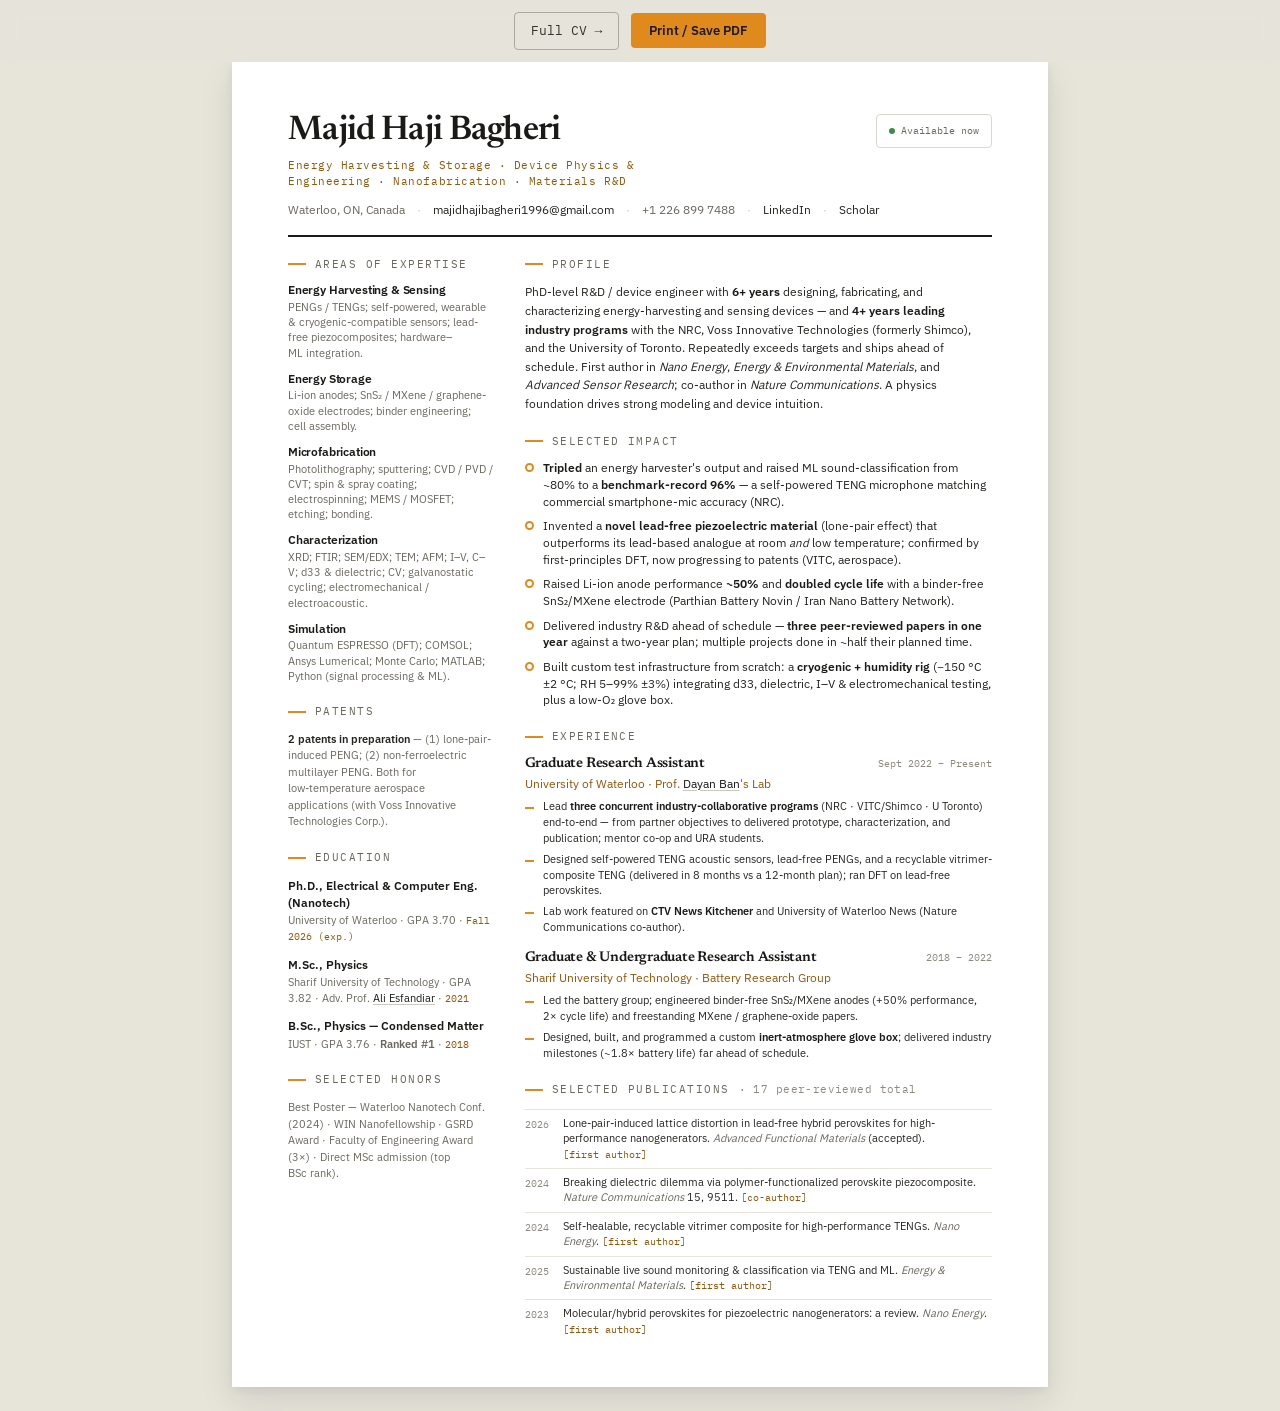
<file: resume/index.html>
<!DOCTYPE html>
<html lang="en">
<head>
<meta charset="utf-8">
<title>Majid Haji Bagheri — Résumé</title>
<link rel="icon" type="image/png" sizes="96x96" href="/assets/favicon-96.png?v=4">
<link rel="icon" type="image/png" sizes="48x48" href="/assets/favicon-48.png?v=4">
<link rel="icon" type="image/png" sizes="32x32" href="/favicon.png?v=4">
<link rel="shortcut icon" href="/favicon.png?v=4">
<link rel="apple-touch-icon" sizes="180x180" href="../assets/apple-touch-icon.png?v=3">
<link rel="stylesheet" href="../styles.css">
<link rel="stylesheet" href="cv.css">
</head>
<body>
<template id="__bundler_thumbnail">
  <svg xmlns="http://www.w3.org/2000/svg" viewBox="0 0 100 100">
    <rect width="100" height="100" fill="#FAF8F2"/>
    <rect x="22" y="20" width="56" height="4" rx="1" fill="#1B1A16"/>
    <rect x="22" y="30" width="40" height="2.5" rx="1" fill="#E08A1E"/>
    <rect x="22" y="46" width="56" height="2" rx="1" fill="#CBC8BE"/>
    <rect x="22" y="53" width="56" height="2" rx="1" fill="#CBC8BE"/>
    <rect x="22" y="60" width="44" height="2" rx="1" fill="#CBC8BE"/>
    <rect x="22" y="73" width="14" height="2.5" rx="1" fill="#E08A1E"/>
  </svg>
</template>
<div class="toolbar">
  <a class="toolbar__link" href="cv.html">Full CV →</a>
  <button class="toolbar__btn" onclick="window.print()">Print / Save PDF</button>
</div>

<div class="page page--onepage">
  <header class="cv-head">
    <div class="cv-head__row">
      <div>
        <h1 class="cv-name">Majid Haji Bagheri</h1>
        <p class="cv-tag">Energy Harvesting &amp; Storage · Device Physics &amp; Engineering · Nanofabrication · Materials R&amp;D</p>
      </div>
      <div class="cv-head__avail">
        <span class="cv-dot"></span>Available now
      </div>
    </div>
    <div class="cv-contact">
      <span>Waterloo, ON, Canada</span><span class="sep">·</span>
      <a href="mailto:majidhajibagheri1996@gmail.com">majidhajibagheri1996@gmail.com</a><span class="sep">·</span>
      <span>+1 226 899 7488</span><span class="sep">·</span>
      <a href="http://www.linkedin.com/in/majid-haji-bagheri-80430014a">LinkedIn</a><span class="sep">·</span>
      <a href="https://scholar.google.com/citations?user=2ZuanigAAAAJ&hl=en">Scholar</a>
    </div>
    
  </header>

  <div class="cv-body">
    <aside>
      <section class="cv-sec">
        <div class="cv-sec__label">Areas of Expertise</div>
        <div class="cv-exp-group"><h4>Energy Harvesting &amp; Sensing</h4><p>PENGs / TENGs; self-powered, wearable &amp; cryogenic-compatible sensors; lead-free piezocomposites; hardware–ML integration.</p></div>
        <div class="cv-exp-group"><h4>Energy Storage</h4><p>Li-ion anodes; SnS₂ / MXene / graphene-oxide electrodes; binder engineering; cell assembly.</p></div>
        <div class="cv-exp-group"><h4>Microfabrication</h4><p>Photolithography; sputtering; CVD / PVD / CVT; spin &amp; spray coating; electrospinning; MEMS / MOSFET; etching; bonding.</p></div>
        <div class="cv-exp-group"><h4>Characterization</h4><p>XRD; FTIR; SEM/EDX; TEM; AFM; I–V, C–V; d33 &amp; dielectric; CV; galvanostatic cycling; electromechanical / electroacoustic.</p></div>
        <div class="cv-exp-group"><h4>Simulation</h4><p>Quantum ESPRESSO (DFT); COMSOL; Ansys Lumerical; Monte Carlo; MATLAB; Python (signal processing &amp; ML).</p></div>
      </section>

      <section class="cv-sec">
        <div class="cv-sec__label">Patents</div>
        <p class="cv-mini"><strong>2 patents in preparation</strong> — (1) lone-pair-induced PENG; (2) non-ferroelectric multilayer PENG. Both for low-temperature aerospace applications (with Voss Innovative Technologies Corp.).</p>
      </section>

      <section class="cv-sec">
        <div class="cv-sec__label">Education</div>
        <div class="cv-edu">
          <div class="cv-edu__deg">Ph.D., Electrical &amp; Computer Eng. (Nanotech)</div>
          <div class="cv-edu__meta">University of Waterloo · GPA 3.70 · <span class="cv-edu__date">Fall 2026 (exp.)</span></div>
        </div>
        <div class="cv-edu">
          <div class="cv-edu__deg">M.Sc., Physics</div>
          <div class="cv-edu__meta">Sharif University of Technology · GPA 3.82 · Adv. Prof. <a href="https://www.mpip-mainz.mpg.de/1122312/Ali-Esfandiar" target="_blank" rel="noopener">Ali Esfandiar</a> · <span class="cv-edu__date">2021</span></div>
        </div>
        <div class="cv-edu">
          <div class="cv-edu__deg">B.Sc., Physics — Condensed Matter</div>
          <div class="cv-edu__meta">IUST · GPA 3.76 · <strong>Ranked #1</strong> · <span class="cv-edu__date">2018</span></div>
        </div>
      </section>

      <section class="cv-sec">
        <div class="cv-sec__label">Selected Honors</div>
        <p class="cv-mini">Best Poster — Waterloo Nanotech Conf. (2024) · WIN Nanofellowship · GSRD Award · Faculty of Engineering Award (3×) · Direct MSc admission (top BSc rank).</p>
      </section>
    </aside>

    <main>
      <section class="cv-sec">
        <div class="cv-sec__label">Profile</div>
        <p class="cv-summary">PhD-level R&amp;D / device engineer with <strong>6+ years</strong> designing, fabricating, and characterizing energy-harvesting and sensing devices — and <strong>4+ years leading industry programs</strong> with the NRC, Voss Innovative Technologies (formerly Shimco), and the University of Toronto. Repeatedly exceeds targets and ships ahead of schedule. First author in <em>Nano Energy</em>, <em>Energy &amp; Environmental Materials</em>, and <em>Advanced Sensor Research</em>; co-author in <em>Nature Communications</em>. A physics foundation drives strong modeling and device intuition.</p>
      </section>

      <section class="cv-sec">
        <div class="cv-sec__label">Selected Impact</div>
        <ul class="cv-impact">
          <li><span><strong>Tripled</strong> an energy harvester's output and raised ML sound-classification from ~80% to a <strong>benchmark-record 96%</strong> — a self-powered TENG microphone matching commercial smartphone-mic accuracy (NRC).</span></li>
          <li><span>Invented a <strong>novel lead-free piezoelectric material</strong> (lone-pair effect) that outperforms its lead-based analogue at room <em>and</em> low temperature; confirmed by first-principles DFT, now progressing to patents (VITC, aerospace).</span></li>
          <li><span>Raised Li-ion anode performance <strong>~50%</strong> and <strong>doubled cycle life</strong> with a binder-free SnS₂/MXene electrode (Parthian Battery Novin / Iran Nano Battery Network).</span></li>
          <li><span>Delivered industry R&amp;D ahead of schedule — <strong>three peer-reviewed papers in one year</strong> against a two-year plan; multiple projects done in ~half their planned time.</span></li>
          <li><span>Built custom test infrastructure from scratch: a <strong>cryogenic + humidity rig</strong> (−150 °C ±2 °C; RH 5–99% ±3%) integrating d33, dielectric, I–V &amp; electromechanical testing, plus a low-O₂ glove box.</span></li>
        </ul>
      </section>

      <section class="cv-sec">
        <div class="cv-sec__label">Experience</div>
        <div class="cv-job">
          <div class="cv-job__top">
            <h3 class="cv-job__role">Graduate Research Assistant</h3>
            <span class="cv-job__date">Sept 2022 – Present</span>
          </div>
          <div class="cv-job__org">University of Waterloo · Prof. <a href="https://www.linkedin.com/in/dayan-ban-b54a6816/" target="_blank" rel="noopener">Dayan Ban</a>'s Lab</div>
          <ul>
            <li><span>Lead <strong>three concurrent industry-collaborative programs</strong> (NRC · VITC/Shimco · U Toronto) end-to-end — from partner objectives to delivered prototype, characterization, and publication; mentor co-op and URA students.</span></li>
            <li><span>Designed self-powered TENG acoustic sensors, lead-free PENGs, and a recyclable vitrimer-composite TENG (delivered in 8 months vs a 12-month plan); ran DFT on lead-free perovskites.</span></li>
            <li><span>Lab work featured on <strong>CTV News Kitchener</strong> and University of Waterloo News (Nature Communications co-author).</span></li>
          </ul>
        </div>
        <div class="cv-job">
          <div class="cv-job__top">
            <h3 class="cv-job__role">Graduate &amp; Undergraduate Research Assistant</h3>
            <span class="cv-job__date">2018 – 2022</span>
          </div>
          <div class="cv-job__org">Sharif University of Technology · Battery Research Group</div>
          <ul>
            <li><span>Led the battery group; engineered binder-free SnS₂/MXene anodes (+50% performance, 2× cycle life) and freestanding MXene / graphene-oxide papers.</span></li>
            <li><span>Designed, built, and programmed a custom <strong>inert-atmosphere glove box</strong>; delivered industry milestones (~1.8× battery life) far ahead of schedule.</span></li>
          </ul>
        </div>
      </section>

      <section class="cv-sec">
        <div class="cv-sec__label">Selected Publications <span class="cv-sec__note">· 17 peer-reviewed total</span></div>
        <div class="cv-pub"><span class="cv-pub__year">2026</span><span class="cv-pub__t">Lone-pair-induced lattice distortion in lead-free hybrid perovskites for high-performance nanogenerators. <em>Advanced Functional Materials</em> (accepted). <span class="cv-pub__role">[first author]</span></span></div>
<div class="cv-pub"><span class="cv-pub__year">2024</span><span class="cv-pub__t">Breaking dielectric dilemma via polymer-functionalized perovskite piezocomposite. <em>Nature Communications</em> 15, 9511. <span class="cv-pub__role">[co-author]</span></span></div>
        <div class="cv-pub"><span class="cv-pub__year">2024</span><span class="cv-pub__t">Self-healable, recyclable vitrimer composite for high-performance TENGs. <em>Nano Energy</em>. <span class="cv-pub__role">[first author]</span></span></div>
        <div class="cv-pub"><span class="cv-pub__year">2025</span><span class="cv-pub__t">Sustainable live sound monitoring &amp; classification via TENG and ML. <em>Energy &amp; Environmental Materials</em>. <span class="cv-pub__role">[first author]</span></span></div>
        <div class="cv-pub"><span class="cv-pub__year">2023</span><span class="cv-pub__t">Molecular/hybrid perovskites for piezoelectric nanogenerators: a review. <em>Nano Energy</em>. <span class="cv-pub__role">[first author]</span></span></div>
      </section>
    </main>
  </div>
</div>
<script>
/* One-page résumé: when printing, shrink just enough to fit a single Letter/A4 sheet. */
(function () {
  var PAGE_H = 1056, PAGE_W = 794; /* Letter height, A4 width at 96 dpi (the tighter of each) */
  function fit() {
    var el = document.querySelector('.page--onepage'); if (!el) return;
    el.style.zoom = '';
    var z = Math.min(1, (PAGE_H - 4) / el.scrollHeight);
    if (z < 1) el.style.zoom = z.toFixed(3);
  }
  function reset() { var el = document.querySelector('.page--onepage'); if (el) el.style.zoom = ''; }
  window.addEventListener('beforeprint', fit);
  window.addEventListener('afterprint', reset);
  if (window.matchMedia) { var mq = window.matchMedia('print'); mq.addEventListener && mq.addEventListener('change', function (e) { e.matches ? fit() : reset(); }); }
})();
</script>
</body>
</html>
</file>
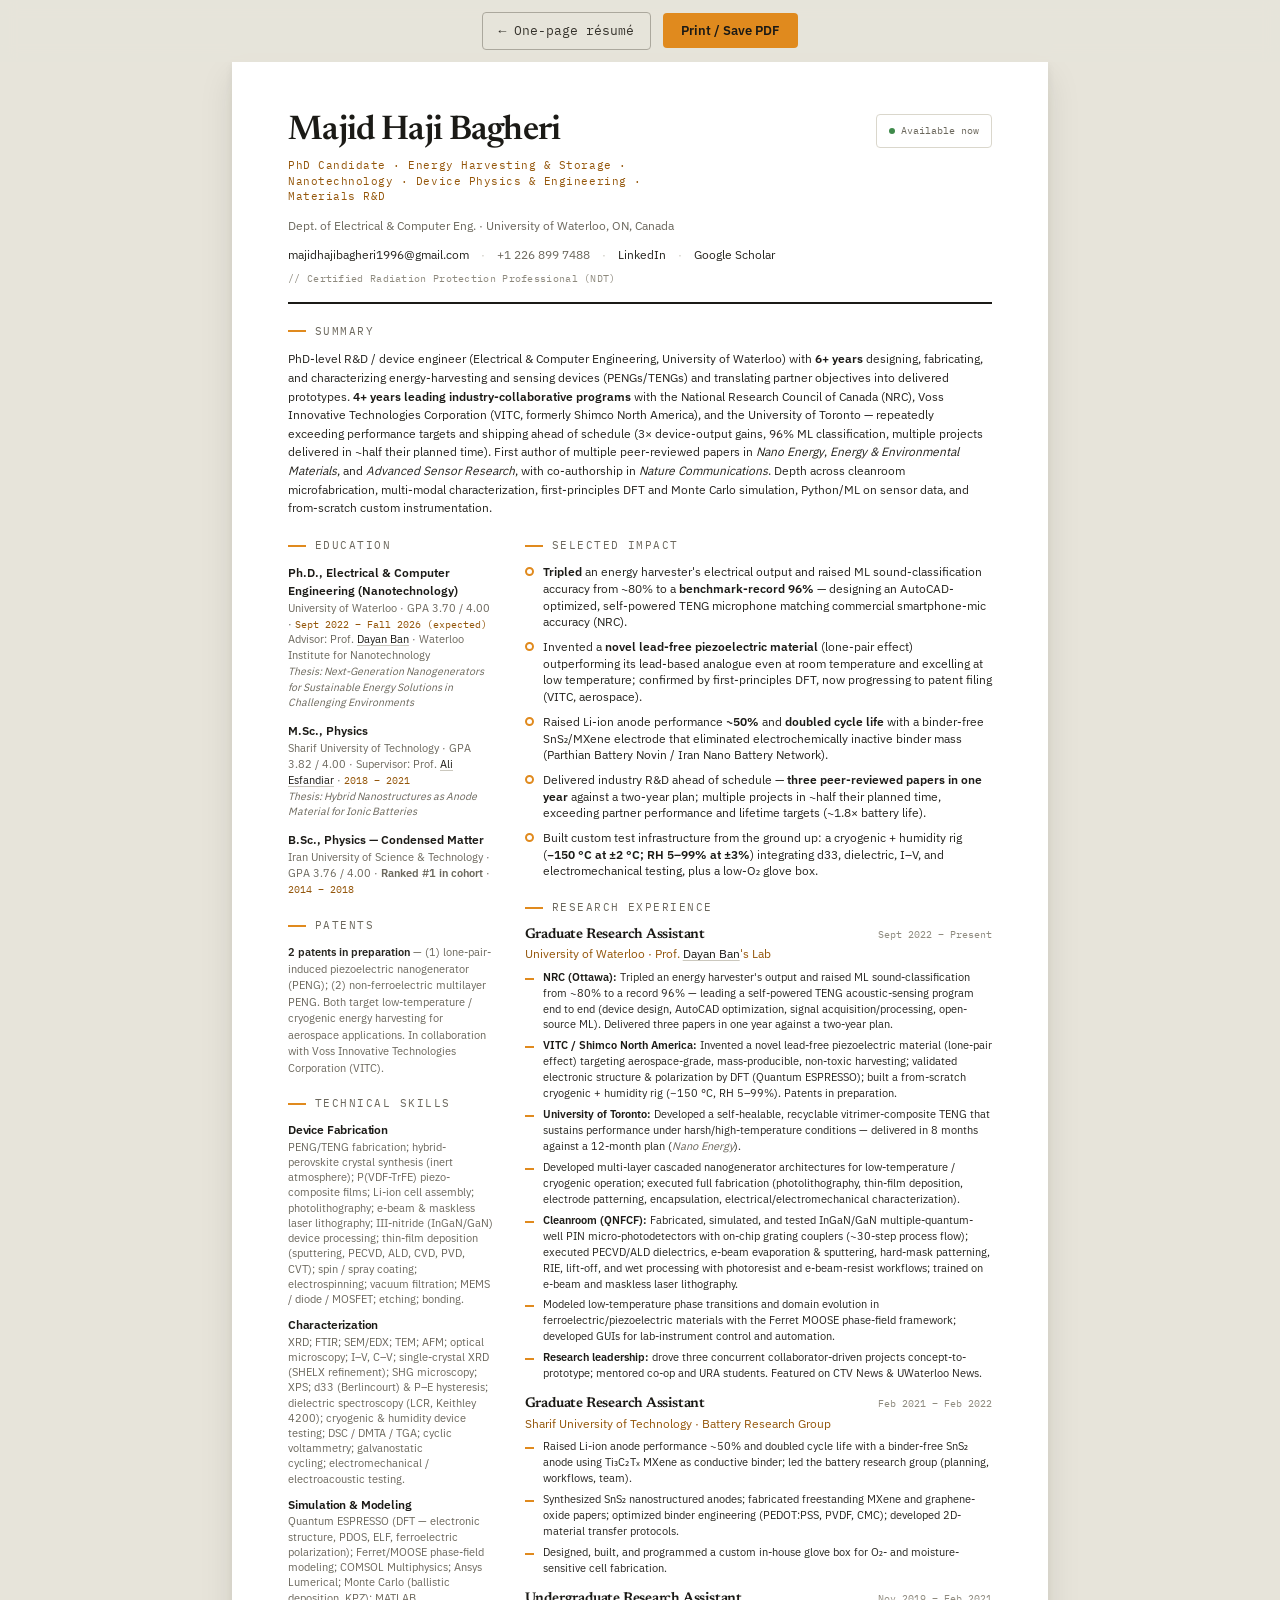
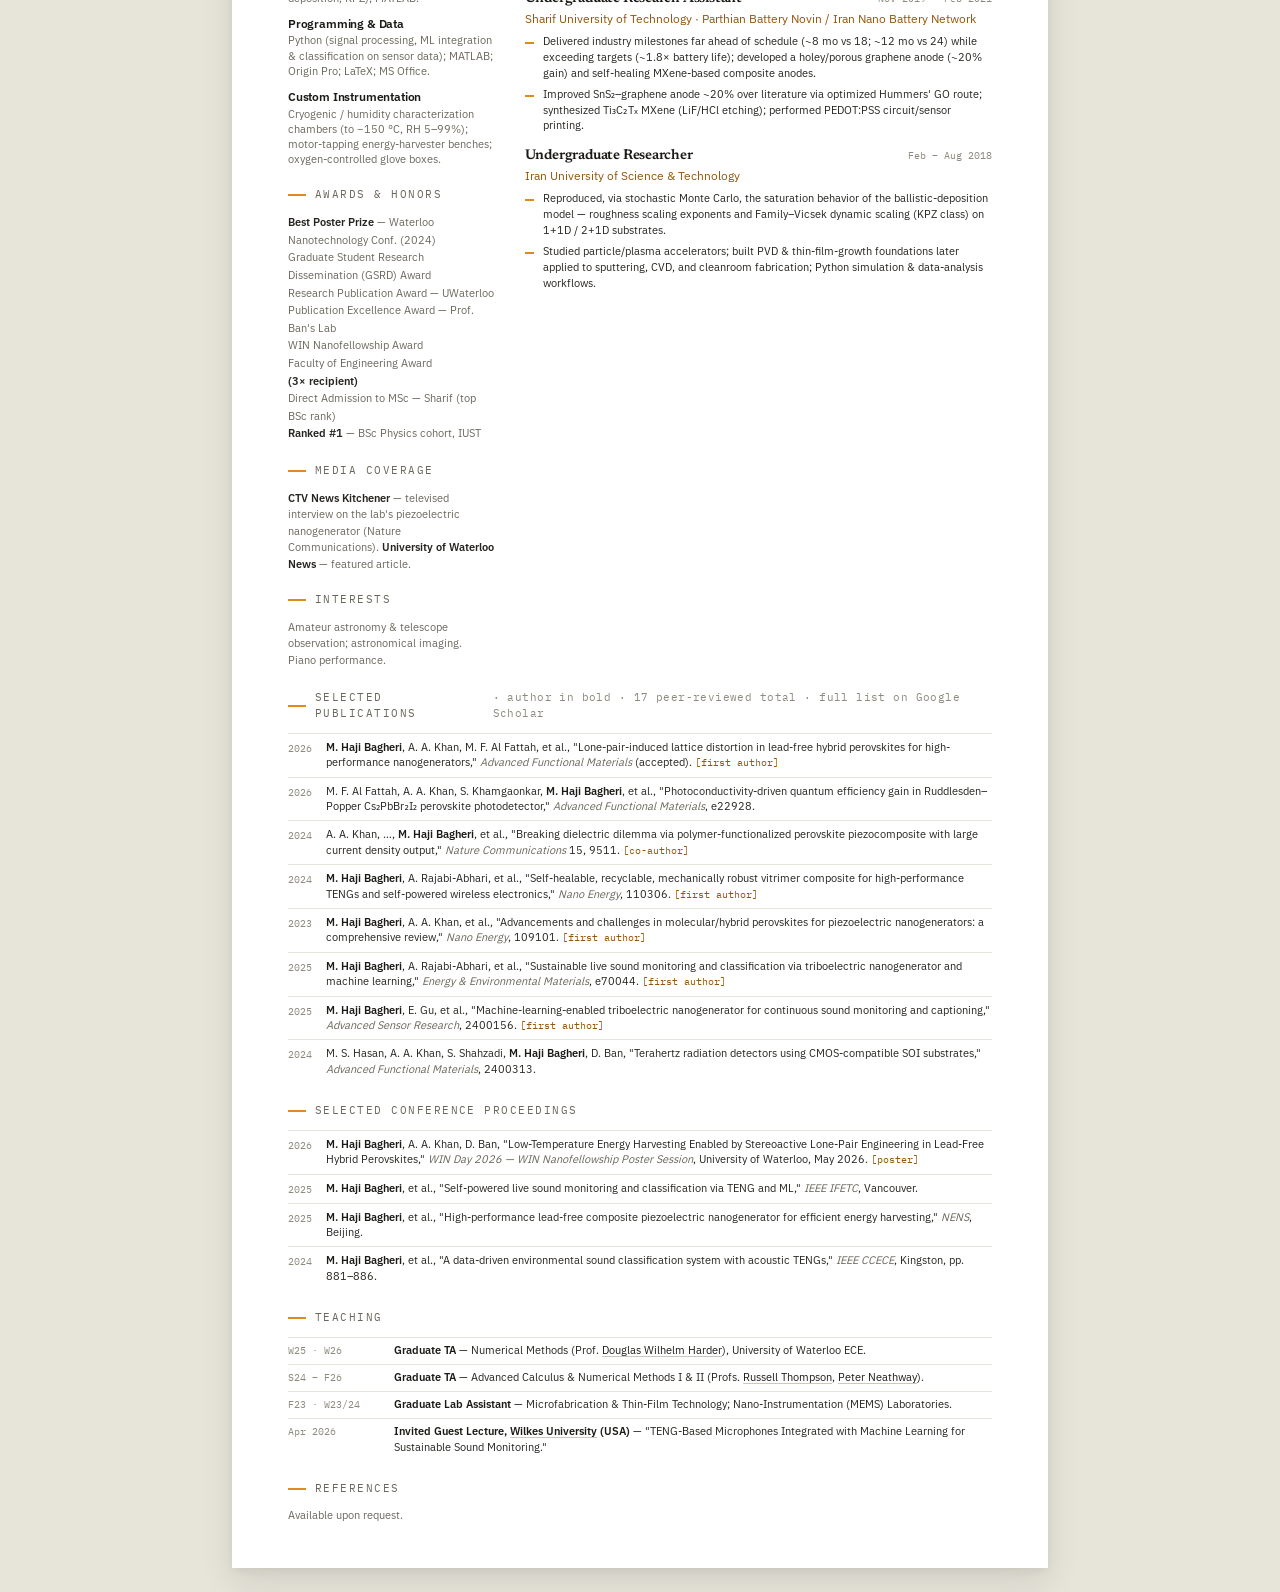
<file: resume/cv.html>
<!DOCTYPE html>
<html lang="en">
<head>
<meta charset="utf-8">
<title>Majid Haji Bagheri — Curriculum Vitae</title>
<link rel="icon" type="image/png" sizes="96x96" href="/assets/favicon-96.png?v=4">
<link rel="icon" type="image/png" sizes="48x48" href="/assets/favicon-48.png?v=4">
<link rel="icon" type="image/png" sizes="32x32" href="/favicon.png?v=4">
<link rel="shortcut icon" href="/favicon.png?v=4">
<link rel="apple-touch-icon" sizes="180x180" href="../assets/apple-touch-icon.png?v=3">
<link rel="stylesheet" href="../styles.css">
<link rel="stylesheet" href="cv.css">
</head>
<body>
<template id="__bundler_thumbnail">
  <svg xmlns="http://www.w3.org/2000/svg" viewBox="0 0 100 100">
    <rect width="100" height="100" fill="#FAF8F2"/>
    <rect x="20" y="18" width="60" height="4" rx="1" fill="#1B1A16"/>
    <rect x="20" y="28" width="44" height="2.5" rx="1" fill="#E08A1E"/>
    <rect x="20" y="44" width="26" height="2" rx="1" fill="#CBC8BE"/>
    <rect x="52" y="44" width="28" height="2" rx="1" fill="#CBC8BE"/>
    <rect x="20" y="51" width="26" height="2" rx="1" fill="#CBC8BE"/>
    <rect x="52" y="51" width="28" height="2" rx="1" fill="#CBC8BE"/>
    <rect x="20" y="58" width="26" height="2" rx="1" fill="#CBC8BE"/>
    <rect x="52" y="58" width="28" height="2" rx="1" fill="#CBC8BE"/>
    <rect x="20" y="74" width="16" height="2.5" rx="1" fill="#E08A1E"/>
  </svg>
</template>
<div class="toolbar">
  <a class="toolbar__link" href="index.html">← One-page résumé</a>
  <button class="toolbar__btn" onclick="window.print()">Print / Save PDF</button>
</div>

<div class="page">
  <header class="cv-head">
    <div class="cv-head__row">
      <div>
        <h1 class="cv-name">Majid Haji Bagheri</h1>
        <p class="cv-tag">PhD Candidate · Energy Harvesting &amp; Storage · Nanotechnology · Device Physics &amp; Engineering · Materials R&amp;D</p>
      </div>
      <div class="cv-head__avail">
        <span class="cv-dot"></span>Available now
      </div>
    </div>
    <div class="cv-contact">
      <span>Dept. of Electrical &amp; Computer Eng. · University of Waterloo, ON, Canada</span>
    </div>
    <div class="cv-contact">
      <a href="mailto:majidhajibagheri1996@gmail.com">majidhajibagheri1996@gmail.com</a><span class="sep">·</span>
      <span>+1 226 899 7488</span><span class="sep">·</span>
      <a href="http://www.linkedin.com/in/majid-haji-bagheri-80430014a">LinkedIn</a><span class="sep">·</span>
      <a href="https://scholar.google.com/citations?user=2ZuanigAAAAJ&hl=en">Google Scholar</a>
    </div>
    <div class="cv-auth">// Certified Radiation Protection Professional (NDT)</div>
  </header>

  <section class="cv-sec">
    <div class="cv-sec__label">Summary</div>
    <p class="cv-summary">PhD-level R&amp;D / device engineer (Electrical &amp; Computer Engineering, University of Waterloo) with <strong>6+ years</strong> designing, fabricating, and characterizing energy-harvesting and sensing devices (PENGs/TENGs) and translating partner objectives into delivered prototypes. <strong>4+ years leading industry-collaborative programs</strong> with the National Research Council of Canada (NRC), Voss Innovative Technologies Corporation (VITC, formerly Shimco North America), and the University of Toronto — repeatedly exceeding performance targets and shipping ahead of schedule (3× device-output gains, 96% ML classification, multiple projects delivered in ~half their planned time). First author of multiple peer-reviewed papers in <em>Nano Energy</em>, <em>Energy &amp; Environmental Materials</em>, and <em>Advanced Sensor Research</em>, with co-authorship in <em>Nature Communications</em>. Depth across cleanroom microfabrication, multi-modal characterization, first-principles DFT and Monte Carlo simulation, Python/ML on sensor data, and from-scratch custom instrumentation.</p>
  </section>

  <div class="cv-body">
    <aside>
      <section class="cv-sec">
        <div class="cv-sec__label">Education</div>
        <div class="cv-edu">
          <div class="cv-edu__deg">Ph.D., Electrical &amp; Computer Engineering (Nanotechnology)</div>
          <div class="cv-edu__meta">University of Waterloo · GPA 3.70 / 4.00 · <span class="cv-edu__date">Sept 2022 – Fall 2026 (expected)</span><br>Advisor: Prof. <a href="https://www.linkedin.com/in/dayan-ban-b54a6816/" target="_blank" rel="noopener">Dayan Ban</a> · Waterloo Institute for Nanotechnology<br><em>Thesis: Next-Generation Nanogenerators for Sustainable Energy Solutions in Challenging Environments</em></div>
        </div>
        <div class="cv-edu">
          <div class="cv-edu__deg">M.Sc., Physics</div>
          <div class="cv-edu__meta">Sharif University of Technology · GPA 3.82 / 4.00 · Supervisor: Prof. <a href="https://www.mpip-mainz.mpg.de/1122312/Ali-Esfandiar" target="_blank" rel="noopener">Ali Esfandiar</a> · <span class="cv-edu__date">2018 – 2021</span><br><em>Thesis: Hybrid Nanostructures as Anode Material for Ionic Batteries</em></div>
        </div>
        <div class="cv-edu">
          <div class="cv-edu__deg">B.Sc., Physics — Condensed Matter</div>
          <div class="cv-edu__meta">Iran University of Science &amp; Technology · GPA 3.76 / 4.00 · <strong>Ranked #1 in cohort</strong> · <span class="cv-edu__date">2014 – 2018</span></div>
        </div>
      </section>

      <section class="cv-sec">
        <div class="cv-sec__label">Patents</div>
        <p class="cv-mini"><strong>2 patents in preparation</strong> — (1) lone-pair-induced piezoelectric nanogenerator (PENG); (2) non-ferroelectric multilayer PENG. Both target low-temperature / cryogenic energy harvesting for aerospace applications. In collaboration with Voss Innovative Technologies Corporation (VITC).</p>
      </section>

      <section class="cv-sec">
        <div class="cv-sec__label">Technical Skills</div>
        <div class="cv-exp-group"><h4>Device Fabrication</h4><p>PENG/TENG fabrication; hybrid-perovskite crystal synthesis (inert atmosphere); P(VDF-TrFE) piezo-composite films; Li-ion cell assembly; photolithography; e-beam &amp; maskless laser lithography; III-nitride (InGaN/GaN) device processing; thin-film deposition (sputtering, PECVD, ALD, CVD, PVD, CVT); spin / spray coating; electrospinning; vacuum filtration; MEMS / diode / MOSFET; etching; bonding.</p></div>
        <div class="cv-exp-group"><h4>Characterization</h4><p>XRD; FTIR; SEM/EDX; TEM; AFM; optical microscopy; I–V, C–V; single-crystal XRD (SHELX refinement); SHG microscopy; XPS; d33 (Berlincourt) &amp; P–E hysteresis; dielectric spectroscopy (LCR, Keithley 4200); cryogenic &amp; humidity device testing; DSC / DMTA / TGA; cyclic voltammetry; galvanostatic cycling; electromechanical / electroacoustic testing.</p></div>
        <div class="cv-exp-group"><h4>Simulation &amp; Modeling</h4><p>Quantum ESPRESSO (DFT — electronic structure, PDOS, ELF, ferroelectric polarization); Ferret/MOOSE phase-field modeling; COMSOL Multiphysics; Ansys Lumerical; Monte Carlo (ballistic deposition, KPZ); MATLAB.</p></div>
        <div class="cv-exp-group"><h4>Programming &amp; Data</h4><p>Python (signal processing, ML integration &amp; classification on sensor data); MATLAB; Origin Pro; LaTeX; MS Office.</p></div>
        <div class="cv-exp-group"><h4>Custom Instrumentation</h4><p>Cryogenic / humidity characterization chambers (to −150 °C, RH 5–99%); motor-tapping energy-harvester benches; oxygen-controlled glove boxes.</p></div>
      </section>

      <section class="cv-sec">
        <div class="cv-sec__label">Awards &amp; Honors</div>
        <p class="cv-awards">
          <strong>Best Poster Prize</strong> — Waterloo Nanotechnology Conf. (2024)<br>
          Graduate Student Research Dissemination (GSRD) Award<br>
          Research Publication Award — UWaterloo<br>
          Publication Excellence Award — Prof. Ban's Lab<br>
          WIN Nanofellowship Award<br>
          Faculty of Engineering Award <strong>(3× recipient)</strong><br>
          Direct Admission to MSc — Sharif (top BSc rank)<br>
          <strong>Ranked #1</strong> — BSc Physics cohort, IUST
        </p>
      </section>

      <section class="cv-sec">
        <div class="cv-sec__label">Media Coverage</div>
        <p class="cv-mini"><strong>CTV News Kitchener</strong> — televised interview on the lab's piezoelectric nanogenerator (Nature Communications). <strong>University of Waterloo News</strong> — featured article.</p>
      </section>

      <section class="cv-sec">
        <div class="cv-sec__label">Interests</div>
        <p class="cv-mini">Amateur astronomy &amp; telescope observation; astronomical imaging. Piano performance.</p>
      </section>
    </aside>

    <main>
      <section class="cv-sec">
        <div class="cv-sec__label">Selected Impact</div>
        <ul class="cv-impact">
          <li><span><strong>Tripled</strong> an energy harvester's electrical output and raised ML sound-classification accuracy from ~80% to a <strong>benchmark-record 96%</strong> — designing an AutoCAD-optimized, self-powered TENG microphone matching commercial smartphone-mic accuracy (NRC).</span></li>
          <li><span>Invented a <strong>novel lead-free piezoelectric material</strong> (lone-pair effect) outperforming its lead-based analogue even at room temperature and excelling at low temperature; confirmed by first-principles DFT, now progressing to patent filing (VITC, aerospace).</span></li>
          <li><span>Raised Li-ion anode performance <strong>~50%</strong> and <strong>doubled cycle life</strong> with a binder-free SnS₂/MXene electrode that eliminated electrochemically inactive binder mass (Parthian Battery Novin / Iran Nano Battery Network).</span></li>
          <li><span>Delivered industry R&amp;D ahead of schedule — <strong>three peer-reviewed papers in one year</strong> against a two-year plan; multiple projects in ~half their planned time, exceeding partner performance and lifetime targets (~1.8× battery life).</span></li>
          <li><span>Built custom test infrastructure from the ground up: a cryogenic + humidity rig (<strong>−150 °C at ±2 °C; RH 5–99% at ±3%</strong>) integrating d33, dielectric, I–V, and electromechanical testing, plus a low-O₂ glove box.</span></li>
        </ul>
      </section>

      <section class="cv-sec">
        <div class="cv-sec__label">Research Experience</div>
        <div class="cv-job">
          <div class="cv-job__top">
            <h3 class="cv-job__role">Graduate Research Assistant</h3>
            <span class="cv-job__date">Sept 2022 – Present</span>
          </div>
          <div class="cv-job__org">University of Waterloo · Prof. <a href="https://www.linkedin.com/in/dayan-ban-b54a6816/" target="_blank" rel="noopener">Dayan Ban</a>'s Lab</div>
          <ul>
            <li><span><strong>NRC (Ottawa):</strong> Tripled an energy harvester's output and raised ML sound-classification from ~80% to a record 96% — leading a self-powered TENG acoustic-sensing program end to end (device design, AutoCAD optimization, signal acquisition/processing, open-source ML). Delivered three papers in one year against a two-year plan.</span></li>
            <li><span><strong>VITC / Shimco North America:</strong> Invented a novel lead-free piezoelectric material (lone-pair effect) targeting aerospace-grade, mass-producible, non-toxic harvesting; validated electronic structure &amp; polarization by DFT (Quantum ESPRESSO); built a from-scratch cryogenic + humidity rig (−150 °C, RH 5–99%). Patents in preparation.</span></li>
            <li><span><strong>University of Toronto:</strong> Developed a self-healable, recyclable vitrimer-composite TENG that sustains performance under harsh/high-temperature conditions — delivered in 8 months against a 12-month plan (<em>Nano Energy</em>).</span></li>
            <li><span>Developed multi-layer cascaded nanogenerator architectures for low-temperature / cryogenic operation; executed full fabrication (photolithography, thin-film deposition, electrode patterning, encapsulation, electrical/electromechanical characterization).</span></li>
            <li><span><strong>Cleanroom (QNFCF):</strong> Fabricated, simulated, and tested InGaN/GaN multiple-quantum-well PIN micro-photodetectors with on-chip grating couplers (~30-step process flow); executed PECVD/ALD dielectrics, e-beam evaporation &amp; sputtering, hard-mask patterning, RIE, lift-off, and wet processing with photoresist and e-beam-resist workflows; trained on e-beam and maskless laser lithography.</span></li>
<li><span>Modeled low-temperature phase transitions and domain evolution in ferroelectric/piezoelectric materials with the Ferret MOOSE phase-field framework; developed GUIs for lab-instrument control and automation.</span></li>
<li><span><strong>Research leadership:</strong> drove three concurrent collaborator-driven projects concept-to-prototype; mentored co-op and URA students. Featured on CTV News &amp; UWaterloo News.</span></li>
          </ul>
        </div>
        <div class="cv-job">
          <div class="cv-job__top">
            <h3 class="cv-job__role">Graduate Research Assistant</h3>
            <span class="cv-job__date">Feb 2021 – Feb 2022</span>
          </div>
          <div class="cv-job__org">Sharif University of Technology · Battery Research Group</div>
          <ul>
            <li><span>Raised Li-ion anode performance ~50% and doubled cycle life with a binder-free SnS₂ anode using Ti₃C₂Tₓ MXene as conductive binder; led the battery research group (planning, workflows, team).</span></li>
            <li><span>Synthesized SnS₂ nanostructured anodes; fabricated freestanding MXene and graphene-oxide papers; optimized binder engineering (PEDOT:PSS, PVDF, CMC); developed 2D-material transfer protocols.</span></li>
            <li><span>Designed, built, and programmed a custom in-house glove box for O₂- and moisture-sensitive cell fabrication.</span></li>
          </ul>
        </div>
        <div class="cv-job">
          <div class="cv-job__top">
            <h3 class="cv-job__role">Undergraduate Research Assistant</h3>
            <span class="cv-job__date">Nov 2019 – Feb 2021</span>
          </div>
          <div class="cv-job__org">Sharif University of Technology · Parthian Battery Novin / Iran Nano Battery Network</div>
          <ul>
            <li><span>Delivered industry milestones far ahead of schedule (~8 mo vs 18; ~12 mo vs 24) while exceeding targets (~1.8× battery life); developed a holey/porous graphene anode (~20% gain) and self-healing MXene-based composite anodes.</span></li>
            <li><span>Improved SnS₂–graphene anode ~20% over literature via optimized Hummers' GO route; synthesized Ti₃C₂Tₓ MXene (LiF/HCl etching); performed PEDOT:PSS circuit/sensor printing.</span></li>
          </ul>
        </div>
        <div class="cv-job">
          <div class="cv-job__top">
            <h3 class="cv-job__role">Undergraduate Researcher</h3>
            <span class="cv-job__date">Feb – Aug 2018</span>
          </div>
          <div class="cv-job__org">Iran University of Science &amp; Technology</div>
          <ul>
            <li><span>Reproduced, via stochastic Monte Carlo, the saturation behavior of the ballistic-deposition model — roughness scaling exponents and Family–Vicsek dynamic scaling (KPZ class) on 1+1D / 2+1D substrates.</span></li>
            <li><span>Studied particle/plasma accelerators; built PVD &amp; thin-film-growth foundations later applied to sputtering, CVD, and cleanroom fabrication; Python simulation &amp; data-analysis workflows.</span></li>
          </ul>
        </div>
      </section>
    </main>
  </div>

  <section class="cv-sec cv-full" style="margin-top: 22px;">
    <div class="cv-sec__label">Selected Publications <span class="cv-sec__note">· author in bold · 17 peer-reviewed total · full list on Google Scholar</span></div>
    <div class="cv-pub"><span class="cv-pub__year">2026</span><span class="cv-pub__t"><b>M. Haji Bagheri</b>, A. A. Khan, M. F. Al Fattah, et al., "Lone-pair-induced lattice distortion in lead-free hybrid perovskites for high-performance nanogenerators," <em>Advanced Functional Materials</em> (accepted). <span class="cv-pub__role">[first author]</span></span></div>
<div class="cv-pub"><span class="cv-pub__year">2026</span><span class="cv-pub__t">M. F. Al Fattah, A. A. Khan, S. Khamgaonkar, <b>M. Haji Bagheri</b>, et al., "Photoconductivity-driven quantum efficiency gain in Ruddlesden–Popper Cs₂PbBr₂I₂ perovskite photodetector," <em>Advanced Functional Materials</em>, e22928.</span></div>
    <div class="cv-pub"><span class="cv-pub__year">2024</span><span class="cv-pub__t">A. A. Khan, …, <b>M. Haji Bagheri</b>, et al., "Breaking dielectric dilemma via polymer-functionalized perovskite piezocomposite with large current density output," <em>Nature Communications</em> 15, 9511. <span class="cv-pub__role">[co-author]</span></span></div>
    <div class="cv-pub"><span class="cv-pub__year">2024</span><span class="cv-pub__t"><b>M. Haji Bagheri</b>, A. Rajabi-Abhari, et al., "Self-healable, recyclable, mechanically robust vitrimer composite for high-performance TENGs and self-powered wireless electronics," <em>Nano Energy</em>, 110306. <span class="cv-pub__role">[first author]</span></span></div>
    <div class="cv-pub"><span class="cv-pub__year">2023</span><span class="cv-pub__t"><b>M. Haji Bagheri</b>, A. A. Khan, et al., "Advancements and challenges in molecular/hybrid perovskites for piezoelectric nanogenerators: a comprehensive review," <em>Nano Energy</em>, 109101. <span class="cv-pub__role">[first author]</span></span></div>
    <div class="cv-pub"><span class="cv-pub__year">2025</span><span class="cv-pub__t"><b>M. Haji Bagheri</b>, A. Rajabi-Abhari, et al., "Sustainable live sound monitoring and classification via triboelectric nanogenerator and machine learning," <em>Energy &amp; Environmental Materials</em>, e70044. <span class="cv-pub__role">[first author]</span></span></div>
    <div class="cv-pub"><span class="cv-pub__year">2025</span><span class="cv-pub__t"><b>M. Haji Bagheri</b>, E. Gu, et al., "Machine-learning-enabled triboelectric nanogenerator for continuous sound monitoring and captioning," <em>Advanced Sensor Research</em>, 2400156. <span class="cv-pub__role">[first author]</span></span></div>
    <div class="cv-pub"><span class="cv-pub__year">2024</span><span class="cv-pub__t">M. S. Hasan, A. A. Khan, S. Shahzadi, <b>M. Haji Bagheri</b>, D. Ban, "Terahertz radiation detectors using CMOS-compatible SOI substrates," <em>Advanced Functional Materials</em>, 2400313.</span></div>
  </section>

  <section class="cv-sec cv-full">
    <div class="cv-sec__label">Selected Conference Proceedings</div>
    <div class="cv-pub"><span class="cv-pub__year">2026</span><span class="cv-pub__t"><b>M. Haji Bagheri</b>, A. A. Khan, D. Ban, "Low-Temperature Energy Harvesting Enabled by Stereoactive Lone-Pair Engineering in Lead-Free Hybrid Perovskites," <em>WIN Day 2026 — WIN Nanofellowship Poster Session</em>, University of Waterloo, May 2026. <span class="cv-pub__role">[poster]</span></span></div>
    <div class="cv-pub"><span class="cv-pub__year">2025</span><span class="cv-pub__t"><b>M. Haji Bagheri</b>, et al., "Self-powered live sound monitoring and classification via TENG and ML," <em>IEEE IFETC</em>, Vancouver.</span></div>
    <div class="cv-pub"><span class="cv-pub__year">2025</span><span class="cv-pub__t"><b>M. Haji Bagheri</b>, et al., "High-performance lead-free composite piezoelectric nanogenerator for efficient energy harvesting," <em>NENS</em>, Beijing.</span></div>
    <div class="cv-pub"><span class="cv-pub__year">2024</span><span class="cv-pub__t"><b>M. Haji Bagheri</b>, et al., "A data-driven environmental sound classification system with acoustic TENGs," <em>IEEE CCECE</em>, Kingston, pp. 881–886.</span></div>
  </section>

  <section class="cv-sec cv-full">
    <div class="cv-sec__label">Teaching</div>
    <div class="cv-row"><span class="cv-row__k">W25 · W26</span><span class="cv-row__v"><b>Graduate TA</b> — Numerical Methods (Prof. <a href="https://ece.uwaterloo.ca/~dwharder/" target="_blank" rel="noopener">Douglas Wilhelm Harder</a>), University of Waterloo ECE.</span></div>
    <div class="cv-row"><span class="cv-row__k">S24 – F26</span><span class="cv-row__v"><b>Graduate TA</b> — Advanced Calculus &amp; Numerical Methods I &amp; II (Profs. <a href="https://uwaterloo.ca/thompson-group/about/people/thompson" target="_blank" rel="noopener">Russell Thompson</a>, <a href="https://www.linkedin.com/in/peter-neathway/" target="_blank" rel="noopener">Peter Neathway</a>).</span></div>
    <div class="cv-row"><span class="cv-row__k">F23 · W23/24</span><span class="cv-row__v"><b>Graduate Lab Assistant</b> — Microfabrication &amp; Thin-Film Technology; Nano-Instrumentation (MEMS) Laboratories.</span></div>
    <div class="cv-row"><span class="cv-row__k">Apr 2026</span><span class="cv-row__v"><b>Invited Guest Lecture, <a href="https://www.wilkes.edu/" target="_blank" rel="noopener">Wilkes University</a> (USA)</b> — "TENG-Based Microphones Integrated with Machine Learning for Sustainable Sound Monitoring."</span></div>
  </section>

  <section class="cv-sec cv-full" style="margin-bottom:0;">
    <div class="cv-sec__label">References</div>
    <p class="cv-mini">Available upon request.</p>
  </section>
</div>
</body>
</html>
</file>
<file: styles.css>
/* ============================================================
   Bagheri Research — Design System
   Global entry point. Consumers link THIS file only.
   Keep this file as @import lines only — no rules.
   ============================================================ */

/* Webfonts (self-hosted, offline — see tokens/fonts.css and assets/fonts/) */
@import url('tokens/fonts.css');

/* Design tokens */
@import url('tokens/colors.css');
@import url('tokens/typography.css');
@import url('tokens/spacing.css');
@import url('tokens/elevation.css');
@import url('tokens/motion.css');

/* Base reset + element defaults */
@import url('tokens/base.css');
</file>
<file: resume/cv.css>
/* ============================================================
   CV / Résumé — shared print styles (Bagheri Research)
   Used by resume/index.html (one-page) and cv.html (full).
   ============================================================ */

body { margin: 0; background: var(--ink-100); }

/* screen-only toolbar */
.toolbar { position: sticky; top: 0; z-index: 20; display: flex; justify-content: center; align-items: center; gap: 12px;
  padding: 12px; background: color-mix(in oklab, var(--ink-100) 80%, transparent); backdrop-filter: blur(8px); }
.toolbar__btn { font-family: var(--font-sans); font-size: 13px; font-weight: 600; cursor: pointer;
  background: var(--signal-500); color: var(--text-on-accent); border: 0; border-radius: var(--radius-2); padding: 9px 18px;
  transition: background var(--dur-fast) var(--ease-out); }
.toolbar__btn:hover { background: var(--signal-600); }
.toolbar__link { font-family: var(--font-mono); font-size: 13px; color: var(--ink-700); text-decoration: none;
  border: 1px solid var(--border-bold); border-radius: var(--radius-2); padding: 8px 16px; transition: border-color var(--dur-fast) var(--ease-out), color var(--dur-fast) var(--ease-out); }
.toolbar__link:hover { border-color: var(--signal-500); color: var(--signal-700); }

.page {
  width: 816px; margin: 0 auto 24px; box-sizing: border-box;
  background: var(--surface-card); color: var(--text-body);
  padding: 52px 56px 44px; box-shadow: var(--shadow-lg);
  font-family: var(--font-sans); font-size: 12px; line-height: 1.5;
}

/* Header */
.cv-head { border-bottom: 2px solid var(--ink-900); padding-bottom: 16px; margin-bottom: 20px; }
.cv-head__row { display: flex; justify-content: space-between; align-items: flex-start; gap: 24px; }
.cv-head__row > div:first-child { flex: 1 1 auto; min-width: 0; }
.cv-name { font-family: var(--font-serif); font-size: 34px; font-weight: 600; letter-spacing: -0.02em; color: var(--text-strong); margin: 0; line-height: 1.04; white-space: nowrap; }
.cv-tag { font-family: var(--font-mono); font-size: 10.5px; letter-spacing: 0.05em; color: var(--signal-700); margin: 9px 0 0; line-height: 1.5; max-width: 52ch; }
.cv-head__avail { flex: none; text-align: right; font-family: var(--font-mono); font-size: 10px; line-height: 1.6; color: var(--text-muted);
  border: 1px solid var(--border-strong); border-radius: var(--radius-2); padding: 8px 12px; position: relative; white-space: nowrap; }
.cv-dot { display: inline-block; width: 6px; height: 6px; border-radius: 50%; background: var(--success-500); margin-right: 6px; }
.cv-contact { display: flex; flex-wrap: wrap; gap: 4px 12px; margin-top: 12px; font-size: 11.5px; color: var(--text-muted); }
.cv-contact a { color: var(--text-body); text-decoration: none; }
.cv-contact a:hover { color: var(--signal-700); }
.cv-contact .sep { color: var(--ink-200); }
.cv-auth { margin-top: 7px; font-family: var(--font-mono); font-size: 10px; letter-spacing: 0.03em; color: var(--text-faint); }

/* two-column body */
.cv-body { display: grid; grid-template-columns: 0.92fr 2.08fr; gap: 30px; }

.cv-sec { margin-bottom: 20px; }
.cv-sec:last-child { margin-bottom: 0; }
.cv-sec__label { display: flex; align-items: center; gap: 9px; font-family: var(--font-mono);
  font-size: 10.5px; letter-spacing: 0.14em; text-transform: uppercase; color: var(--text-muted); margin-bottom: 11px; }
.cv-sec__label::before { content: ""; width: 18px; height: 2px; background: var(--signal-500); flex: none; }
.cv-sec__note { letter-spacing: 0.04em; color: var(--text-faint); text-transform: none; }

.cv-summary { font-size: 12px; line-height: 1.55; color: var(--text-body); margin: 0; }
.cv-summary strong { color: var(--text-strong); font-weight: 600; }
.cv-mini { font-size: 11px; line-height: 1.5; color: var(--text-muted); margin: 0; }
.cv-mini strong { color: var(--text-body); font-weight: 600; }

/* expertise groups */
.cv-exp-group { margin-bottom: 11px; }
.cv-exp-group h4 { font-family: var(--font-sans); font-size: 11.5px; font-weight: 600; color: var(--text-strong); margin: 0 0 3px; }
.cv-exp-group p { margin: 0; font-size: 10.5px; color: var(--text-muted); line-height: 1.45; }

/* impact bullets (accent) */
.cv-impact { margin: 0; padding: 0; list-style: none; display: flex; flex-direction: column; gap: 8px; }
.cv-impact li { display: flex; gap: 9px; font-size: 11.5px; line-height: 1.45; color: var(--text-body); }
.cv-impact li::before { content: ""; flex: none; width: 9px; height: 9px; border: 2px solid var(--signal-500); border-radius: 50%; margin-top: 3px; }
.cv-impact strong { color: var(--text-strong); font-weight: 600; }
.cv-impact em { font-style: italic; color: var(--text-body); }

/* experience */
.cv-job { margin-bottom: 14px; }
.cv-job:last-child { margin-bottom: 0; }
.cv-job__top { display: flex; justify-content: space-between; align-items: baseline; gap: 12px; }
.cv-job__role { font-family: var(--font-serif); font-size: 14px; font-weight: 600; color: var(--text-strong); margin: 0; line-height: 1.2; }
.cv-job__date { font-family: var(--font-mono); font-size: 10px; color: var(--text-faint); white-space: nowrap; flex: none; }
.cv-job__org { font-size: 11.5px; color: var(--signal-700); margin: 2px 0 7px; }
.cv-job ul { margin: 0; padding: 0; list-style: none; display: flex; flex-direction: column; gap: 5px; }
.cv-job li { display: flex; gap: 9px; font-size: 11px; line-height: 1.45; color: var(--text-body); }
.cv-job li::before { content: ""; flex: none; width: 9px; height: 2px; background: var(--signal-500); margin-top: 8px; }
.cv-job li strong { color: var(--text-strong); font-weight: 600; }
.cv-job li em { font-style: italic; color: var(--text-muted); }

/* education */
.cv-edu { margin-bottom: 11px; }
.cv-edu:last-child { margin-bottom: 0; }
.cv-edu__deg { font-size: 11.5px; font-weight: 600; color: var(--text-strong); }
.cv-edu__meta { font-size: 10.5px; color: var(--text-muted); margin-top: 2px; }
.cv-edu__date { font-family: var(--font-mono); font-size: 10px; color: var(--signal-700); }

/* publications */
.cv-pub { display: flex; gap: 10px; padding: 6px 0; border-top: 1px solid var(--border-hairline); font-size: 11px; }
.cv-pub:first-of-type { border-top: 0; }
.cv-pub__year { font-family: var(--font-mono); font-size: 10px; color: var(--text-faint); flex: none; width: 28px; padding-top: 1px; }
.cv-pub__t { line-height: 1.4; color: var(--text-body); }
.cv-pub__t em { color: var(--text-muted); font-style: italic; }
.cv-pub__t b { color: var(--text-strong); font-weight: 600; }
.cv-pub__role { font-family: var(--font-mono); font-size: 9.5px; color: var(--signal-700); white-space: nowrap; }

/* generic prose rows (teaching, media) */
.cv-row { display: flex; gap: 10px; padding: 5px 0; border-top: 1px solid var(--border-hairline); font-size: 11px; line-height: 1.45; }
.cv-row:first-of-type { border-top: 0; }
.cv-row__k { font-family: var(--font-mono); font-size: 10px; color: var(--text-faint); flex: none; width: 96px; padding-top: 1px; }
.cv-row__v { color: var(--text-body); }
.cv-row__v b { color: var(--text-strong); font-weight: 600; }

.cv-awards { font-size: 11px; line-height: 1.6; color: var(--text-muted); margin: 0; }
.cv-awards strong { color: var(--text-body); font-weight: 600; }

/* full-width section inside the grid */
.cv-full { grid-column: 1 / -1; }

@media print {
  body { background: #fff; }
  .toolbar { display: none; }
  .page { box-shadow: none; margin: 0; width: auto; padding: 0.5in 0.55in; }
  .cv-job, .cv-edu, .cv-sec { break-inside: avoid; }
  @page { size: letter; margin: 0; }
  /* one-page résumé: tighter print spacing (a fit-to-page script scales any remainder) */
  .page--onepage { padding: 0.38in 0.45in 0.32in; }
  .page--onepage .cv-head { padding-bottom: 10px; margin-bottom: 12px; }
  .page--onepage .cv-body { gap: 22px; }
  .page--onepage .cv-sec { margin-bottom: 12px; }
  .page--onepage .cv-sec__label { margin-bottom: 7px; }
  .page--onepage .cv-exp-group { margin-bottom: 7px; }
  .page--onepage .cv-impact { gap: 5px; }
  .page--onepage .cv-job { margin-bottom: 9px; }
  .page--onepage .cv-job ul { gap: 3px; }
  .page--onepage .cv-edu { margin-bottom: 7px; }
  .page--onepage .cv-pub { padding: 4px 0; }
}

/* Small screens (screen only — print layout is unchanged): let the sheet fit the viewport */
@media screen and (max-width: 840px) {
  .page { width: auto; margin: 0 0 16px; padding: 28px 16px 24px; box-shadow: none; }
  .toolbar { flex-wrap: wrap; }
  .cv-head__row { flex-wrap: wrap; gap: 12px; }
  .cv-name { white-space: normal; font-size: 28px; }
  .cv-tag { max-width: none; }
  .cv-body { grid-template-columns: 1fr; gap: 8px; }
  .cv-job__top { flex-wrap: wrap; gap: 2px 12px; }
  .cv-row { flex-wrap: wrap; }
  .cv-row__k { width: auto; }
  .cv-contact, .cv-auth, .cv-pub__t, .cv-job li span { overflow-wrap: anywhere; }
}
</file>
